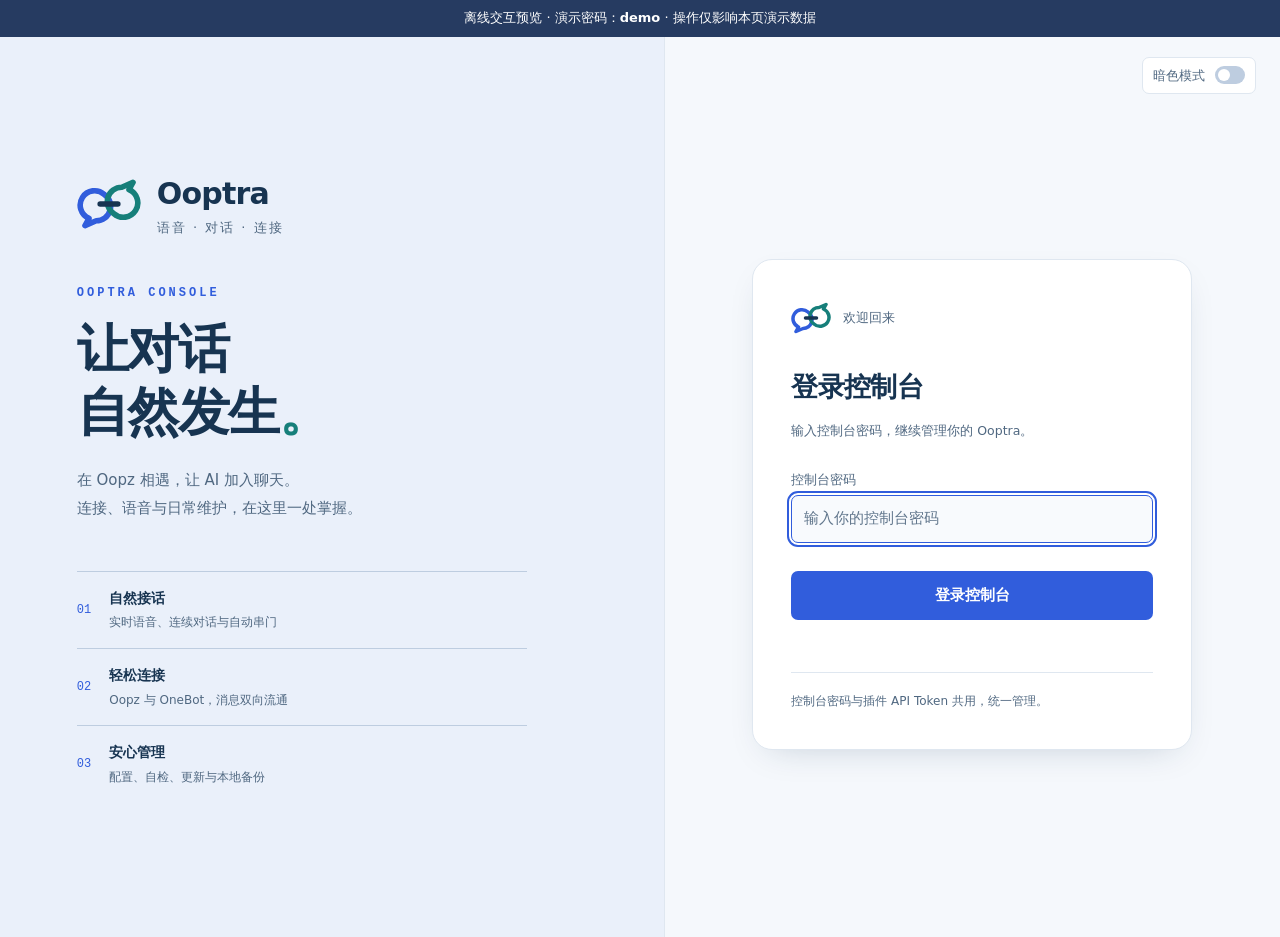
<file: webui_preview.html>
<!-- Generated by python scripts/build_webui_preview.py; edit source assets instead. -->
<!DOCTYPE html>
<html lang="zh-CN">
<head>
<meta charset="utf-8" />
<meta name="viewport" content="width=device-width, initial-scale=1" />
<meta name="color-scheme" content="light" />
<meta name="theme-color" content="#F5F8FC" />
<title>离线预览 · Ooptra · Oopz ⇄ OneBot v11 桥接控制台</title>
<script>
/* 在样式加载前恢复主题，避免已选暗色时先闪出亮色页面。 */
'use strict';

(() => {
  const key = 'ooptra.preview.theme';
  const root = document.documentElement;
  let dark = false;
  try { dark = localStorage.getItem(key) === 'dark'; } catch (_) { /* 存储不可用时仍可切换。 */ }

  function apply() {
    root.dataset.theme = dark ? 'dark' : 'light';
    document.querySelector('meta[name="color-scheme"]').content = dark ? 'dark' : 'light';
    document.querySelector('meta[name="theme-color"]').content = dark ? '#0F1824' : '#F5F8FC';
    document.querySelectorAll('[data-theme-toggle]').forEach((button) => {
      button.setAttribute('aria-checked', String(dark));
      button.title = dark ? '切换到亮色模式' : '切换到暗色模式';
    });
  }

  apply();
  document.addEventListener('DOMContentLoaded', () => {
    apply();
    document.querySelectorAll('[data-theme-toggle]').forEach((button) => {
      button.addEventListener('click', () => {
        dark = !dark;
        apply();
        try { localStorage.setItem(key, dark ? 'dark' : 'light'); } catch (_) { /* 保持当前页选择。 */ }
      });
    });
  });
})();

</script>
<style>
/* Ooptra 语音桥接工作台：冷白、钴蓝与双对话环。 */
:root {
  color-scheme: light;
  --bg: #F5F8FC;
  --bg-2: #E7EEF7;
  --panel: #FFFFFF;
  --panel-2: #F8FAFD;
  --panel-3: #EDF2F9;
  --line: #DFE7F0;
  --line-2: #BECDE0;
  --text: #173451;
  --muted: #506881;
  --dim: #61768C;
  --accent: #315DDC;
  --accent-2: #167F7A;
  --ok: #167F7A;
  --warn: #B66B17;
  --err: #B7384F;
  --accent-hover: #254DC3;
  --on-accent: #FFFFFF;
  --accent-soft: #EDF2FF;
  --accent-line: #A1B5ED;
  --ok-text: #11645F;
  --ok-soft: #E5F3EF;
  --warn-text: #925413;
  --warn-soft: #FFF5E7;
  --warn-line: #E6C392;
  --err-soft: #FBEDEF;
  --verdict-bg: #EFF7F8;
  --verdict-line: #CDE4E4;
  --login-art-bg: #EAF0FA;
  --runtime-bg: #EAF2FA;
  --runtime-line: #D3E2F0;
  --enabled-bg: #EEF7F5;
  --inherited-bg: #F0F4F8;
  --log-bg: #173451;
  --r-xl: 20px;
  --r-lg: 12px;
  --r-md: 7px;
  --r-sm: 5px;
  --sans: "Segoe UI", "Microsoft YaHei UI", "PingFang SC", system-ui, sans-serif;
  --mono: ui-monospace, SFMono-Regular, Consolas, "Cascadia Mono", "Courier New", monospace;
  --shadow: 0 12px 36px -18px rgba(23, 52, 81, .25);
}

:root[data-theme="dark"] {
  color-scheme: dark;
  --bg: #0F1824;
  --bg-2: #162538;
  --panel: #172537;
  --panel-2: #1B2C40;
  --panel-3: #22364D;
  --line: #2C4058;
  --line-2: #49617B;
  --text: #E2EDF7;
  --muted: #B0C2D4;
  --dim: #94AAC0;
  --accent: #9AB8FF;
  --accent-2: #69D4C7;
  --ok: #69D4C7;
  --warn: #F0BF76;
  --err: #FF9CAB;
  --accent-hover: #ACC5FF;
  --on-accent: #14233C;
  --accent-soft: #233857;
  --accent-line: #556F9B;
  --ok-text: #69D4C7;
  --ok-soft: #1A3838;
  --warn-text: #F0BF76;
  --warn-soft: #3B3023;
  --warn-line: #806444;
  --err-soft: #402735;
  --verdict-bg: #193238;
  --verdict-line: #315254;
  --login-art-bg: #142236;
  --runtime-bg: #1B3047;
  --runtime-line: #304F6C;
  --enabled-bg: #1A3838;
  --inherited-bg: #223145;
  --log-bg: #101C2B;
  --shadow: 0 12px 36px -18px rgba(0, 0, 0, .55);
}

* { box-sizing: border-box; }
[hidden] { display: none !important; }

html, body { height: 100%; }

body {
  margin: 0;
  font-family: var(--sans);
  font-size: 14px;
  line-height: 1.55;
  color: var(--text);
  background: var(--bg);
  -webkit-font-smoothing: antialiased;
}

h1, h2, h3 { margin: 0; font-weight: 650; letter-spacing: .2px; }
h1 { font-size: 22px; }
h2 { font-size: 19px; }
h3 { font-size: 14px; }
p { margin: 0; }
ul { margin: 0; padding: 0; list-style: none; }
code { font-family: var(--mono); font-size: 12px; color: var(--accent); }
a { color: var(--accent-2); text-decoration: none; }
a:hover { text-decoration: underline; }
hr { border: 0; border-top: 1px solid var(--line); margin: 14px 0; }

.hint { color: var(--muted); font-size: 12.5px; }
.mono { font-family: var(--mono); }
.spacer { flex: 1 1 auto; }
.muted { color: var(--muted); }

/* ── 通用控件 ── */
.btn {
  display: inline-flex; align-items: center; justify-content: center; gap: 6px;
  padding: 9px 15px; border-radius: var(--r-md); border: 1px solid transparent;
  font: inherit; font-weight: 600; color: var(--text); cursor: pointer;
  background: rgba(148, 163, 184, .12);
  transition: transform .12s ease, background .16s ease, border-color .16s ease, opacity .16s ease;
}
.btn:hover { background: rgba(148, 163, 184, .2); }
.btn:active { transform: translateY(1px); }
.btn:disabled { opacity: .5; cursor: not-allowed; transform: none; }
.btn.primary {
  color: #04211d;
  background: linear-gradient(120deg, var(--accent), var(--accent-2));
  border-color: transparent;
}
.btn.primary:hover { filter: brightness(1.07); }
.btn.ghost { background: transparent; border-color: var(--line-2); }
.btn.ghost:hover { background: rgba(148, 163, 184, .1); }
.btn.subtle { background: transparent; color: var(--muted); }
.btn.subtle:hover { background: rgba(148, 163, 184, .1); color: var(--text); }
.btn.warn { background: rgba(251, 191, 36, .14); border-color: rgba(251, 191, 36, .4); color: #fde68a; }
.btn.warn:hover { background: rgba(251, 191, 36, .22); }
.btn.lg { padding: 12px 18px; font-size: 15px; }
.btn.sm { padding: 6px 11px; font-size: 12.5px; }
.btn.block { width: 100%; }

.control {
  padding: 8px 11px; border-radius: var(--r-md); font: inherit; color: var(--text);
  background: var(--panel-2); border: 1px solid var(--line); outline: none;
  transition: border-color .16s ease, box-shadow .16s ease;
}
.control:hover { border-color: var(--line-2); }
.control:focus-visible, .btn:focus-visible, input:focus-visible {
  border-color: rgba(94, 234, 212, .6);
  box-shadow: 0 0 0 3px rgba(94, 234, 212, .16);
}
.control.sm { padding: 7px 9px; font-size: 12.5px; }
.control.grow { flex: 1 1 220px; min-width: 140px; }
select.control { cursor: pointer; }
input::placeholder, textarea::placeholder { color: var(--dim); opacity: 1; }

.field { display: block; margin-bottom: 12px; }
.field > span { display: block; margin-bottom: 5px; font-size: 12.5px; color: var(--muted); }
.field input, .field select {
  width: 100%; padding: 10px 12px; border-radius: var(--r-md); font: inherit;
  color: var(--text); background: var(--panel-2); border: 1px solid var(--line); outline: none;
}
.field input:hover { border-color: var(--line-2); }
.field input[readonly] { color: var(--muted); background: rgba(148, 163, 184, .06); cursor: default; }

.switch { display: inline-flex; align-items: center; gap: 7px; color: var(--muted); font-size: 12.5px; cursor: pointer; user-select: none; }
.switch input { width: 16px; height: 16px; accent-color: var(--accent); cursor: pointer; }

::-webkit-scrollbar { width: 10px; height: 10px; }
::-webkit-scrollbar-thumb { background: rgba(148, 163, 184, .22); border-radius: 8px; border: 2px solid transparent; background-clip: content-box; }
::-webkit-scrollbar-thumb:hover { background: rgba(148, 163, 184, .36); background-clip: content-box; }
::-webkit-scrollbar-track { background: transparent; }
/* ── 登录屏 ── */
.screen-login { display: grid; grid-template-columns: 1.05fr .95fr; min-height: 100vh; }
.login-art {
  padding: 56px 52px; display: flex; flex-direction: column; justify-content: center; gap: 26px;
  border-right: 1px solid var(--line);
}
.art-head { display: flex; align-items: center; gap: 14px; }
.art-head h1 { font-size: 27px; }
.art-head h1 em { font-style: normal; background: linear-gradient(120deg, var(--accent), var(--accent-2)); -webkit-background-clip: text; background-clip: text; color: transparent; }
.art-head p { color: var(--muted); font-size: 13px; letter-spacing: .6px; }
.mark {
  display: grid; place-items: center; width: 46px; height: 46px; border-radius: 14px; flex: none;
  font-size: 22px; color: #04211d; background: linear-gradient(140deg, var(--accent), var(--accent-2));
  box-shadow: 0 12px 30px -12px rgba(94, 234, 212, .7);
}
.mark.sm { width: 30px; height: 30px; font-size: 15px; border-radius: 9px; }
.art-flow { width: 100%; max-width: 420px; }
.art-flow .node { fill: rgba(148, 163, 184, .1); stroke: rgba(148, 163, 184, .3); }
.art-flow .node-t { fill: var(--muted); font: 600 13px var(--mono); text-anchor: middle; }
.art-flow .flow-line { stroke-dasharray: 8 10; animation: flow 2.4s linear infinite; }
.art-flow .flow-line.alt { animation-direction: reverse; }
@keyframes flow { to { stroke-dashoffset: -36; } }
.art-points { display: grid; gap: 8px; color: var(--muted); font-size: 13px; }
.art-points li { display: flex; gap: 8px; }
.art-points b { color: var(--text); font-weight: 600; flex: none; }

.login-side { display: grid; place-items: center; padding: 40px 32px; }
.login-card {
  width: 100%; max-width: 380px; padding: 30px; border-radius: var(--r-xl); border: 1px solid var(--line);
  background: linear-gradient(180deg, rgba(255, 255, 255, .03), transparent 40%), var(--panel);
  box-shadow: var(--shadow);
}
.login-card h2 { margin-bottom: 6px; }
.login-card .hint { margin-bottom: 18px; }
.login-alt { display: grid; gap: 8px; margin-top: 10px; }
.login-msg { margin-top: 12px; min-height: 18px; font-size: 12.5px; color: var(--muted); }
.login-msg.err { color: var(--err); }
.login-msg.ok { color: var(--ok); }

/* ── 面板骨架 ── */
.screen-app { display: grid; grid-template-columns: 226px minmax(0, 1fr); min-height: 100vh; }
.rail {
  display: flex; flex-direction: column; gap: 18px; padding: 22px 16px;
  border-right: 1px solid var(--line); background: rgba(9, 14, 26, .72); backdrop-filter: blur(6px);
  position: sticky; top: 0; height: 100vh;
}
.rail-brand { display: flex; align-items: center; gap: 10px; padding: 0 6px; }
.rail-brand b { display: block; font-size: 13.5px; }
.rail-brand i { font-style: normal; font-size: 11.5px; color: var(--dim); letter-spacing: .4px; }
.rail-nav, .rail-foot { display: grid; gap: 4px; }
.rail-foot { margin-top: auto; }
.nav-item {
  display: flex; align-items: center; gap: 10px; width: 100%; padding: 10px 12px;
  border: 0; border-radius: var(--r-md); background: transparent; color: var(--muted);
  font: inherit; font-weight: 600; text-align: left; cursor: pointer; transition: background .16s ease, color .16s ease;
}
.nav-item svg { width: 17px; height: 17px; fill: currentColor; flex: none; opacity: .9; }
.nav-item:hover { background: rgba(148, 163, 184, .1); color: var(--text); }
.nav-item.is-active { color: var(--text); background: linear-gradient(100deg, rgba(94, 234, 212, .16), rgba(56, 189, 248, .1)); box-shadow: inset 0 0 0 1px rgba(94, 234, 212, .18); }
.nav-item.small { font-weight: 500; font-size: 12.5px; padding: 8px 12px; }
.rail-meta { padding: 8px 12px 0; font-size: 11.5px; color: var(--dim); line-height: 1.5; }

.workspace { padding: 24px 28px 40px; min-width: 0; }
.page-head { display: flex; align-items: flex-end; gap: 16px; margin-bottom: 18px; flex-wrap: wrap; }
.page-head .hint { margin-top: 3px; }
.page-tools { display: flex; align-items: center; gap: 8px; margin-left: auto; flex-wrap: wrap; }
.page { display: none; }
.page.is-active { display: block; animation: rise .22s ease; }
@keyframes rise { from { opacity: 0; transform: translateY(6px); } }
/* ── 结论条 ── */
.verdict {
  display: flex; align-items: center; gap: 16px; padding: 16px 18px 16px 22px; margin-bottom: 16px;
  border-radius: var(--r-lg); border: 1px solid var(--line); background: var(--panel); position: relative; overflow: hidden;
}
.verdict-rail { position: absolute; inset: 0 auto 0 0; width: 5px; background: var(--dim); }
.verdict[data-tone="ok"] .verdict-rail { background: linear-gradient(180deg, var(--ok), #0ea5e9); }
.verdict[data-tone="warn"] .verdict-rail { background: linear-gradient(180deg, var(--warn), #f97316); }
.verdict[data-tone="err"] .verdict-rail { background: linear-gradient(180deg, var(--err), #e11d48); }
.verdict-text { min-width: 0; }
.verdict-text b { font-size: 16px; }
.verdict-text p { color: var(--muted); font-size: 12.5px; margin-top: 2px; }
.verdict .btn { margin-left: auto; flex: none; }

/* ── 指标块 ── */
.tiles { display: grid; grid-template-columns: repeat(auto-fit, minmax(210px, 1fr)); gap: 12px; margin-bottom: 16px; }
.tile {
  padding: 14px 16px; border-radius: var(--r-lg); border: 1px solid var(--line); background: var(--panel);
  position: relative; overflow: hidden;
}
.tile::after { content: ""; position: absolute; inset: 0 0 auto; height: 1px; background: linear-gradient(90deg, transparent, rgba(255, 255, 255, .12), transparent); }
.tile header { display: flex; align-items: center; gap: 8px; color: var(--muted); font-size: 12px; letter-spacing: .3px; }
.tile-value { display: block; margin-top: 8px; font-size: 20px; font-variant-numeric: tabular-nums; }
.tile-sub { margin-top: 3px; color: var(--dim); font-size: 12px; font-family: var(--mono); word-break: break-all; }

.dot { width: 8px; height: 8px; border-radius: 50%; background: var(--dim); flex: none; }
.dot.ok { background: var(--ok); box-shadow: 0 0 0 4px rgba(52, 211, 153, .16); }
.dot.warn { background: var(--warn); box-shadow: 0 0 0 4px rgba(251, 191, 36, .16); }
.dot.err { background: var(--err); box-shadow: 0 0 0 4px rgba(251, 113, 133, .16); }

/* ── 卡片 / 分栏 ── */
.split { display: grid; grid-template-columns: repeat(auto-fit, minmax(320px, 1fr)); gap: 12px; }
.card { padding: 16px; border-radius: var(--r-lg); border: 1px solid var(--line); background: var(--panel); min-width: 0; }
.card-head { display: flex; align-items: center; gap: 10px; margin-bottom: 12px; }
.card-head h3 { flex: none; }
.chip { padding: 2px 9px; border-radius: 999px; font-size: 11.5px; font-family: var(--mono); color: var(--muted); background: rgba(148, 163, 184, .12); }
.chip.ok { color: #a7f3d0; background: rgba(52, 211, 153, .16); }
.chip.warn { color: #fde68a; background: rgba(251, 191, 36, .16); }
.chip.err { color: #fecdd3; background: rgba(251, 113, 133, .16); }

/* ── 事件流 ── */
.feed { display: grid; gap: 2px; max-height: 340px; overflow: auto; }
.feed-item { display: flex; align-items: flex-start; gap: 10px; padding: 8px 6px; border-radius: var(--r-sm); }
.feed-item:hover { background: rgba(148, 163, 184, .06); }
.feed-item + .feed-item { border-top: 1px solid var(--line); }
.kind-dot { width: 7px; height: 7px; border-radius: 50%; margin-top: 7px; flex: none; background: var(--dim); }
.kind-dot.k-message { background: var(--accent); }
.kind-dot.k-meta { background: #64748b; }
.kind-dot.k-notice { background: var(--warn); }
.kind-dot.k-action { background: var(--accent-2); }
.feed-main { min-width: 0; flex: 1 1 auto; }
.feed-top { display: flex; align-items: baseline; gap: 8px; flex-wrap: wrap; }
.feed-top b { font-family: var(--mono); font-size: 12.5px; font-weight: 600; }
.feed-top .meta { color: var(--dim); font-size: 11.5px; font-family: var(--mono); }
.feed-text { color: var(--muted); font-size: 12.5px; overflow: hidden; text-overflow: ellipsis; white-space: nowrap; }
.feed-item time { color: var(--dim); font-size: 11.5px; font-family: var(--mono); flex: none; }
.empty { padding: 18px 6px; color: var(--dim); font-size: 12.5px; }

/* ── 日志 ── */
.toolbar { display: flex; align-items: center; gap: 8px; flex-wrap: wrap; margin-bottom: 12px; }
.logwrap { position: relative; }
.logview {
  height: calc(100vh - 190px); min-height: 300px; overflow: auto; padding: 12px 14px;
  border-radius: var(--r-lg); border: 1px solid var(--line); background: #060a14;
  font-family: var(--mono); font-size: 12.5px; line-height: 1.65;
}
.logview.wrap .ln { white-space: pre-wrap; word-break: break-all; }
.ln { display: grid; grid-template-columns: 66px 62px minmax(0, 1fr); gap: 10px; white-space: pre; }
.ln.is-plain { grid-template-columns: minmax(0, 1fr); }
.ln.is-plain .ln-time, .ln.is-plain .ln-level { display: none; }
.ln-time { color: #475569; }
.ln-level { color: var(--dim); font-weight: 600; }
.ln-body { color: #cbd5e1; }
.ln.lv-err .ln-level, .ln.lv-err .ln-body { color: var(--err); }
.ln.lv-warn .ln-level { color: var(--warn); }
.ln.lv-warn .ln-body { color: #f8d99a; }
.ln.lv-debug { opacity: .62; }
mark.hit { background: rgba(94, 234, 212, .24); color: #d7fff7; border-radius: 3px; padding: 0 1px; }
.jump {
  position: absolute; right: 18px; bottom: 18px; padding: 8px 14px; border-radius: 999px; cursor: pointer;
  border: 1px solid rgba(94, 234, 212, .35); background: rgba(10, 20, 30, .92); color: var(--accent);
  font: 600 12.5px var(--sans); box-shadow: var(--shadow);
}
/* ── 配置 ── */
.note {
  padding: 11px 14px; margin-bottom: 14px; border-radius: var(--r-md); font-size: 12.5px; color: var(--muted);
  border: 1px solid var(--line); background: rgba(148, 163, 184, .06);
}
.note #config-status { display: block; color: var(--dim); font-family: var(--mono); margin-top: 6px; }
.config-groups { display: grid; gap: 12px; }
.cfg-group { border-radius: var(--r-lg); border: 1px solid var(--line); background: var(--panel); overflow: hidden; }
.cfg-group > header { display: flex; align-items: center; gap: 10px; padding: 13px 16px; border-bottom: 1px solid var(--line); background: rgba(148, 163, 184, .05); }
.cfg-group > header .chip { margin-left: auto; }
.cfg-group > header { flex-wrap: wrap; }
.cfg-group > header h3 { flex: 1 1 150px; }
.cfg-group > header .chip { overflow-wrap: anywhere; }
.cfg-state { white-space: nowrap; }
.cfg-field, .feed-top b, .feed-top .meta, .visit-metrics dd { min-width: 0; overflow-wrap: anywhere; }
.note #config-status, .cfg-field .hint { overflow-wrap: anywhere; }
.cfg-body { display: grid; grid-template-columns: repeat(auto-fit, minmax(260px, 1fr)); gap: 12px 18px; padding: 16px; }
.cfg-field > label > span { display: block; margin-bottom: 5px; font-size: 12.5px; color: var(--muted); }
.cfg-field input[type="text"], .cfg-field input[type="number"], .cfg-field input[type="password"] {
  width: 100%; padding: 9px 11px; border-radius: var(--r-md); font: inherit;
  color: var(--text); background: var(--panel-2); border: 1px solid var(--line); outline: none;
}
.cfg-field select.cfg-select {
  width: 100%; padding: 9px 11px; border-radius: var(--r-md); font: inherit;
  color: var(--text); background: var(--panel-2); border: 1px solid var(--line); outline: none;
  cursor: pointer;
}
.cfg-field select.cfg-select:hover { border-color: var(--line-2); }
.cfg-field input.cfg-custom {
  margin-top: 8px;
}
.cfg-field input:hover { border-color: var(--line-2); }
.cfg-field input:disabled { color: var(--muted); background: rgba(148, 163, 184, .06); }
.cfg-field.is-dirty input, .cfg-field.is-dirty select.cfg-select {
  border-color: rgba(94, 234, 212, .55); box-shadow: 0 0 0 3px rgba(94, 234, 212, .1);
}
.cfg-field .hint { margin-top: 4px; font-size: 11.5px; color: var(--dim); }
.cfg-toggle { display: flex; align-items: center; gap: 8px; padding-top: 20px; }
.cfg-toggle input { width: 16px; height: 16px; accent-color: var(--accent); cursor: pointer; }
.cfg-desc { padding: 12px 16px 0; color: var(--muted); font-size: 12.5px; line-height: 1.6; }
.cfg-state { display: inline-flex; align-items: center; gap: 7px; font-size: 12px; color: var(--muted); }
.rail-ver { font-family: var(--mono); font-size: 11px; color: var(--dim); padding-left: 2px; }
.cfg-state.ok { color: #a7f3d0; }
.cfg-state.err { color: #fecdd3; }
.cfg-group > .cfg-body { padding-top: 12px; }
.cfg-extra { margin-top: 16px; border-top: 1px dashed var(--line); }
.cfg-sec > h4 { margin: 0; padding: 14px 16px 0; font-size: 12px; font-weight: 600; color: var(--dim); letter-spacing: .6px; }
.cfg-sec > .cfg-body { padding-top: 10px; }
.btn.toggle-on { color: var(--accent); border-color: rgba(94, 234, 212, .5); background: rgba(94, 234, 212, .1); }
.note .note-alt { display: block; margin-top: 5px; color: var(--dim); }
.savebar {
  position: sticky; bottom: 16px; margin-top: 16px; display: flex; align-items: center; gap: 10px;
  padding: 12px 16px; border-radius: var(--r-lg); border: 1px solid rgba(94, 234, 212, .3);
  background: rgba(10, 22, 30, .94); backdrop-filter: blur(8px); box-shadow: var(--shadow);
}
.savebar #savebar-text { font-weight: 600; color: var(--accent); }

/* ── 凭据列表 ── */
.kv-list { display: grid; gap: 2px; }
.kv-list .kv { display: flex; align-items: center; gap: 12px; padding: 8px 0; border-top: 1px solid var(--line); }
.kv-list .kv:first-child { border-top: 0; }
.kv-list dt { flex: none; width: 96px; color: var(--muted); font-size: 12.5px; }
.kv-list dd { margin: 0; flex: 1 1 auto; min-width: 0; font-family: var(--mono); font-size: 12.5px; overflow: hidden; text-overflow: ellipsis; }
.kv-list dd.good { color: #a7f3d0; }
.kv-list dd.bad { color: #fecdd3; }
.kv-list .copy { flex: none; }

/* ── 轻提示 ── */
.toasts { position: fixed; bottom: var(--toast-offset, 18px); right: 18px; display: grid; gap: 10px; z-index: 60; max-width: 340px; max-height: calc(100dvh - var(--toast-offset, 18px) - 18px); overflow-y: auto; pointer-events: none; }
.toast {
  position: relative; padding: 11px 40px 11px 14px; border-radius: var(--r-md); border: 1px solid var(--line-2); background: rgba(15, 22, 38, .96); pointer-events: auto; overflow-wrap: anywhere;
  box-shadow: var(--shadow); animation: drop .2s ease; font-size: 12.5px; color: var(--muted);
}
.toast b { display: block; color: var(--text); font-size: 13px; margin-bottom: 2px; }
.toast.ok { border-color: rgba(52, 211, 153, .4); }
.toast.warn { border-color: var(--warn-line); }
.toast.warn b { color: var(--warn-text); }
.toast.err { border-color: rgba(251, 113, 133, .42); }
.toast.err b { color: #fecdd3; }
.toast-close { position: absolute; top: 4px; right: 4px; width: 32px; height: 32px; border: 0; border-radius: var(--r-sm); color: var(--muted); background: transparent; font: 22px/1 var(--sans); cursor: pointer; }
.toast-close:hover { background: var(--panel-3); color: var(--text); }
@keyframes drop { from { opacity: 0; transform: translateY(-8px); } }

/* ── 对话框 ── */
.backdrop { position: fixed; inset: 0; display: grid; place-items: center; background: rgba(3, 7, 18, .68); z-index: 70; animation: fade .16s ease; }
@keyframes fade { from { opacity: 0; } }
.dialog { width: min(400px, 92vw); max-height: calc(100dvh - 32px); overflow: auto; padding: 22px; border-radius: var(--r-lg); border: 1px solid var(--line-2); background: var(--panel); box-shadow: var(--shadow); overflow-wrap: anywhere; }
.dialog p { margin: 8px 0 18px; color: var(--muted); font-size: 13px; }
.dialog-actions { display: flex; justify-content: flex-end; gap: 8px; }

/* ── 自适应 ── */
@media (max-width: 980px) {
  .screen-login { grid-template-columns: 1fr; }
  .login-art { border-right: 0; border-bottom: 1px solid var(--line); padding: 34px 26px; }
  .art-flow { max-width: 320px; }
  .screen-app { grid-template-columns: 1fr; }
  .rail { position: static; height: auto; flex-direction: row; align-items: center; gap: 10px; overflow-x: auto; padding: 12px 14px; border-right: 0; border-bottom: 1px solid var(--line); }
  .rail-brand i { display: none; }
  .rail-nav, .rail-foot { display: flex; gap: 4px; margin: 0; }
  .rail-foot { margin-left: auto; }
  .rail-meta { display: none; }
  .nav-item { white-space: nowrap; padding: 8px 10px; }
  .workspace { padding: 18px 14px 32px; }
  .logview { height: calc(100vh - 260px); }
}
@media (prefers-reduced-motion: reduce) {
  *, *::after { animation: none !important; transition: none !important; }
}
.hint.err { color: var(--err); }
.login-msg.ok { color: var(--ok); }
.notice { color: #fde68a; }


/* ── 修补：按钮 / 卡片头 / 分段控件 ── */
.btn, .seg-btn { white-space: nowrap; }
.card-head > :last-child { margin-left: auto; }
.seg { display: inline-flex; padding: 2px; border-radius: 999px; background: rgba(148, 163, 184, .12); }
.seg-btn { border: 0; background: transparent; color: var(--muted); font: 600 11.5px var(--sans); padding: 4px 10px; border-radius: 999px; cursor: pointer; }
.seg-btn.is-active { background: rgba(94, 234, 212, .18); color: var(--accent); }

/* ── 修补：登录页流程图 ── */
.art-flow .box { fill: rgba(148, 163, 184, .09); stroke: rgba(148, 163, 184, .28); }
.art-flow .box-t { fill: var(--text); font: 600 14px var(--mono); text-anchor: middle; }
.art-flow .flow-line { stroke: url(#flow); stroke-width: 2; stroke-linecap: round; stroke-dasharray: 7 9; animation: flow 2.4s linear infinite; }
.art-flow .flow-line.alt { animation-direction: reverse; }
.art-flow .arrow { stroke: url(#flow); stroke-width: 2; stroke-linecap: round; stroke-linejoin: round; fill: none; }
.art-flow .lbl { fill: var(--muted); font: 500 12px var(--sans); text-anchor: middle; }

/* ── 修补：配置页布局 ── */
.cfg-body { grid-template-columns: repeat(auto-fill, minmax(300px, 1fr)); gap: 14px 18px; align-items: start; }
.cfg-field input[type="text"], .cfg-field input[type="number"], .cfg-field input[type="password"] { height: 38px; }
.cfg-field select.cfg-select { height: 38px; }
.cfg-field input.cfg-custom { height: 38px; }
.cfg-switch {
  display: flex; align-items: center; gap: 10px; min-height: 38px; padding: 0 12px;
  border-radius: var(--r-md); border: 1px solid var(--line); background: var(--panel-2);
}
.cfg-switch input { width: 16px; height: 16px; accent-color: var(--accent); cursor: pointer; flex: none; }
.cfg-switch span { font-size: 13px; }
.cfg-field.is-dirty .cfg-switch { border-color: rgba(94, 234, 212, .55); box-shadow: 0 0 0 3px rgba(94, 234, 212, .1); }
/* ── 品牌字 ── */
.art-head h1 {
  background: linear-gradient(120deg, #eaf6ff 10%, var(--accent) 60%, var(--accent-2));
  -webkit-background-clip: text; background-clip: text; color: transparent;
}


/* ─── 侧栏二级导航 ─── */
.rail-nav { display: flex; flex-direction: column; gap: 14px; padding: 8px 10px; overflow: auto; }
.nav-group { display: flex; flex-direction: column; gap: 3px; }
.nav-group-label {
  padding: 4px 12px 6px;
  font-size: 11px;
  letter-spacing: .12em;
  text-transform: uppercase;
  color: var(--dim);
  user-select: none;
}
.nav-item.sub {
  padding-left: 28px;
  font-weight: 500;
  opacity: .92;
}
.nav-item.sub svg { width: 15px; height: 15px; opacity: .8; }
.nav-item.is-active {
  background: linear-gradient(90deg, rgba(94, 234, 212, .16), rgba(56, 189, 248, .08));
  color: var(--accent);
  box-shadow: inset 2px 0 0 var(--accent);
}

/* ─── 语音页 ─── */
.subtabs {
  display: flex;
  gap: 6px;
  padding: 4px;
  margin-bottom: 16px;
  background: rgba(15, 22, 38, .7);
  border: 1px solid var(--line);
  border-radius: var(--r-lg);
  width: fit-content;
}
.subtab {
  border: 0;
  background: transparent;
  color: var(--muted);
  font: inherit;
  font-weight: 600;
  padding: 8px 16px;
  border-radius: var(--r-md);
  cursor: pointer;
  transition: background .15s ease, color .15s ease;
}
.subtab:hover { color: var(--text); background: rgba(148, 163, 184, .1); }
.subtab.is-active {
  color: #04211d;
  background: linear-gradient(120deg, var(--accent), var(--accent-2));
}
.vpane { display: none; }
.vpane.is-active { display: block; animation: fadeIn .18s ease; }
@keyframes fadeIn { from { opacity: 0; transform: translateY(4px); } to { opacity: 1; transform: none; } }

.voice-verdict { display: flex; align-items: center; gap: 14px; }
.btn-row { display: inline-flex; gap: 8px; align-items: center; flex-wrap: wrap; }
.speak-row { display: flex; gap: 8px; margin: 10px 0; }
.ta {
  width: 100%;
  min-height: 160px;
  resize: vertical;
  font-family: var(--sans);
  line-height: 1.6;
  margin-top: 8px;
}
.table-wrap { overflow: auto; }
.table { width: 100%; border-collapse: collapse; font-size: 13px; }
.table th, .table td {
  padding: 10px 12px;
  text-align: left;
  border-bottom: 1px solid var(--line);
}
.table th { color: var(--muted); font-weight: 600; font-size: 12px; }
.table tr:hover td { background: rgba(148, 163, 184, .05); }
.badge {
  display: inline-flex;
  align-items: center;
  padding: 2px 8px;
  border-radius: 999px;
  font-size: 11.5px;
  font-weight: 600;
}
.badge.ok { background: rgba(52, 211, 153, .15); color: var(--ok); }
.badge.warn { background: rgba(251, 191, 36, .15); color: var(--warn); }
.badge.err { background: rgba(251, 113, 133, .15); color: var(--err); }


/* 进房：域标签 + 频道卡片 */
.chip-tabs {
  display: flex;
  flex-wrap: wrap;
  gap: 8px;
  margin: 4px 0 14px;
}
.chip-tab {
  max-width: 100%;
  overflow-wrap: anywhere;
  border: 1px solid var(--line);
  background: rgba(148, 163, 184, .08);
  color: var(--muted);
  font: inherit;
  font-weight: 600;
  font-size: 12.5px;
  padding: 7px 14px;
  border-radius: 999px;
  cursor: pointer;
  transition: background .15s ease, color .15s ease, border-color .15s ease;
}
.chip-tab:hover { color: var(--text); border-color: var(--line-2); }
.chip-tab.is-active {
  color: #04211d;
  background: linear-gradient(120deg, var(--accent), var(--accent-2));
  border-color: transparent;
}
.chip-tab.is-default:not(.is-active)::after {
  content: "默认";
  margin-left: 6px;
  padding: 1px 6px;
  border-radius: 999px;
  font-size: 10px;
  font-weight: 650;
  color: var(--accent);
  border: 1px solid rgba(94, 234, 212, .4);
  background: rgba(94, 234, 212, .12);
}
.channel-panel {
  background: rgba(10, 16, 32, .45);
  border: 1px solid var(--line);
  border-radius: var(--r-lg);
  padding: 12px;
}
.channel-head {
  display: flex;
  align-items: baseline;
  justify-content: space-between;
  gap: 10px;
  margin-bottom: 10px;
}
.channel-head b { font-size: 13px; }
.channel-grid {
  display: grid;
  grid-template-columns: repeat(auto-fill, minmax(160px, 1fr));
  gap: 8px;
}
.channel-card {
  min-width: 0;
  display: flex;
  flex-direction: column;
  align-items: flex-start;
  gap: 4px;
  padding: 12px 14px;
  border-radius: var(--r-md);
  border: 1px solid var(--line);
  background: var(--panel-2);
  color: var(--text);
  font: inherit;
  text-align: left;
  cursor: pointer;
  transition: border-color .15s ease, transform .12s ease, background .15s ease;
}
.channel-card:hover {
  border-color: rgba(94, 234, 212, .45);
  transform: translateY(-1px);
}
.channel-card.is-active {
  border-color: var(--accent);
  background: linear-gradient(145deg, rgba(94, 234, 212, .16), rgba(56, 189, 248, .08));
  box-shadow: 0 0 0 1px rgba(94, 234, 212, .25);
}
.channel-card.is-default:not(.is-active) {
  border-color: rgba(94, 234, 212, .35);
}
.channel-card.is-default:not(.is-active)::after {
  content: "默认";
  margin-left: 6px;
  padding: 1px 6px;
  border-radius: 999px;
  font-size: 10px;
  font-weight: 650;
  color: var(--accent);
  border: 1px solid rgba(94, 234, 212, .4);
  background: rgba(94, 234, 212, .12);
  align-self: flex-start;
}
.ch-name { max-width: 100%; overflow-wrap: anywhere; font-weight: 650; font-size: 13px; }
.ch-sub { color: var(--muted); font-size: 11.5px; }
.ch-id {
  font-family: var(--mono, ui-monospace, monospace);
  font-size: 10.5px;
  color: var(--dim);
  word-break: break-all;
}
.bind-bar {
  display: flex;
  flex-wrap: wrap;
  align-items: center;
  justify-content: space-between;
  gap: 10px 14px;
  margin: 0 16px 16px;
  padding: 12px 14px;
  border-radius: var(--r-md);
  border: 1px dashed var(--line-2);
  background: rgba(148, 163, 184, .05);
}
.bind-text { display: grid; gap: 4px; min-width: 220px; flex: 1 1 260px; }
.bind-cmd {
  font-family: var(--mono, ui-monospace, monospace);
  font-size: 12px;
  color: var(--accent);
  cursor: pointer;
  word-break: break-all;
}
.bind-cmd:hover { text-decoration: underline; }
.bind-bar .btn-row { display: flex; flex-wrap: wrap; gap: 8px; }
.bind-bar .btn:disabled { opacity: .45; cursor: not-allowed; }
.ch-voice-tag {
  margin-left: auto;
  font-size: 10.5px;
  color: var(--accent);
}

/* 工作台层级：侧栏、运行横条、操作与明细。 */
body { color-scheme: inherit; }
h2 { font-size: 26px; letter-spacing: -.6px; }
.workspace { padding: 30px 36px 48px; max-width: 1600px; }
.page-head { margin-bottom: 24px; }
.page-actions { display: flex; align-items: center; justify-content: flex-end; gap: 12px; margin-left: auto; flex-wrap: wrap; }
.page-actions .page-tools { margin-left: 0; }
.theme-toggle {
  display: inline-flex; align-items: center; gap: 10px; flex: none; white-space: nowrap;
  padding: 8px 10px; border: 1px solid var(--line); border-radius: var(--r-md);
  background: var(--panel); color: var(--muted); font: inherit; font-size: 12.5px; cursor: pointer;
}
.theme-toggle:hover { color: var(--text); border-color: var(--line-2); }
.theme-toggle-track { display: block; width: 30px; height: 18px; padding: 3px; border-radius: 12px; background: var(--line-2); }
.theme-toggle-track::before { content: ""; display: block; width: 12px; height: 12px; border-radius: 50%; background: #FFFFFF; }
.theme-toggle[aria-checked="true"] .theme-toggle-track { background: var(--accent); }
.theme-toggle[aria-checked="true"] .theme-toggle-track::before { transform: translateX(12px); background: var(--on-accent); }
.screen-login { position: relative; }
.login-theme-toggle { position: absolute; top: 20px; right: 24px; }
.screen-app { grid-template-columns: 216px minmax(0, 1fr); }
.rail { background: var(--panel); padding: 28px 12px 18px; backdrop-filter: none; gap: 24px; }
.rail-brand { gap: 12px; padding: 0 12px; }
.rail-brand b { font-size: 21px; letter-spacing: -.5px; }
.rail-brand i { font-size: 11px; letter-spacing: 0; }
.brand-symbol { display: block; flex: none; }
.rail-nav { padding: 0 6px; gap: 24px; }
.nav-group-label { letter-spacing: 0; text-transform: none; padding-left: 13px; }
.nav-item.is-active { background: var(--accent-soft); color: var(--accent); box-shadow: inset 3px 0 var(--accent); }
.rail-utilities { margin-top: auto; border-top: 1px solid var(--line); padding-top: 12px; }
.rail-utilities > summary { cursor: pointer; color: var(--muted); font-size: 12px; padding: 6px 12px; }
.rail-foot { margin-top: 6px; }
.rail-meta { padding-left: 12px; }
.rail-ver { padding-left: 12px; }
.btn { transition: background .15s, border-color .15s; }
.btn.primary { background: var(--accent); color: var(--on-accent); }
.btn.primary:hover { background: var(--accent-hover); filter: none; }
.btn.warn { color: var(--warn-text); background: var(--warn-soft); border-color: var(--warn-line); }
.btn.toggle-on { color: var(--accent); border-color: var(--accent-line); background: var(--accent-soft); }
:where(button, a, input, select, textarea, summary):focus-visible { outline: 3px solid #7E9EEA; outline-offset: 3px; }
.control:focus-visible, .btn:focus-visible, input:focus-visible { box-shadow: none; border-color: var(--accent); }
.card { border-radius: 12px; padding: 20px; box-shadow: none; }
.card-head { flex-wrap: wrap; gap: 8px; }
.card-head h3 { font-size: 15px; margin-right: auto; }
.card-head > :last-child { margin-left: 0; }
.tiles { gap: 0; border: 1px solid var(--line); border-radius: 12px; background: var(--panel); overflow: hidden; }
.tile { border: 0; border-radius: 0; background: transparent; padding: 18px 20px; }
.tile + .tile { border-left: 1px solid var(--line); }
.tile::after { display: none; }
.tile header { letter-spacing: 0; }
.tile-value { font-size: 23px; letter-spacing: -.4px; }
.tile-sub { font-family: var(--sans); }
.verdict { background: var(--verdict-bg); border-color: var(--verdict-line); border-radius: 9px; }
.verdict[data-tone="ok"] .verdict-rail { background: var(--ok); }
.verdict[data-tone="warn"] .verdict-rail { background: var(--warn); }
.verdict[data-tone="err"] .verdict-rail { background: var(--err); }
.chip { background: var(--panel-3); font-family: var(--sans); }
.chip.ok, .cfg-state.ok, .kv-list dd.good { color: var(--ok-text); }
.chip.ok { background: var(--ok-soft); }
.chip.warn { color: var(--warn-text); background: var(--warn-soft); }
.chip.err, .cfg-state.err, .kv-list dd.bad, .toast.err b { color: var(--err); }
.chip.err { background: var(--err-soft); }
.dot.ok, .dot.warn, .dot.err { box-shadow: none; }
.subtabs { background: var(--panel-3); border: none; padding: 4px; border-radius: 8px; max-width: 100%; flex-wrap: wrap; }
.subtab { padding: 9px 15px; font-size: 13px; border-radius: 5px; }
.subtab.is-active { color: var(--accent); background: var(--panel); box-shadow: 0 1px 3px #17345112; }
.seg-btn.is-active { background: var(--accent-soft); color: var(--accent); }
.chip-tab.is-active { color: var(--on-accent); background: var(--accent); }
.chip-tab.is-default:not(.is-active)::after, .channel-card.is-default:not(.is-active)::after { border-color: var(--accent-line); background: var(--accent-soft); }
.channel-panel { background: var(--panel-2); border-radius: 8px; }
.channel-card { background: var(--panel); }
.channel-card:hover { border-color: #91A8E7; transform: none; }
.channel-card.is-active { border-color: var(--accent); background: var(--accent-soft); box-shadow: inset 3px 0 var(--accent); }
.channel-card.is-default:not(.is-active) { border-color: var(--accent-line); }
.channel-head { flex-wrap: wrap; }
.bind-bar { margin: 16px 0 0; background: var(--panel-2); }
.bind-text { min-width: 0; }
.speak-row .control { min-width: 0; }
.art-head h1 { color: var(--text); background: none; font-size: 42px; letter-spacing: -1.5px; }
.art-head p { letter-spacing: 0; }
.login-art { background: var(--login-art-bg); padding: 60px; }
.login-card { background: var(--panel); border-radius: 14px; box-shadow: var(--shadow); padding: 32px; }
.art-flow .flow-line { animation: none; stroke: var(--accent); stroke-dasharray: none; }
.art-flow .arrow { stroke: var(--accent); }
.art-flow .box { fill: var(--panel); stroke: var(--line-2); }
.page.is-active, .vpane.is-active { animation: none; }
.cfg-field.is-dirty input, .cfg-field.is-dirty select.cfg-select, .cfg-field.is-dirty .cfg-switch { border-color: #91A8E7; box-shadow: 0 0 0 2px #315DDC0D; }
.savebar { background: var(--panel); border-color: var(--accent-line); backdrop-filter: none; flex-wrap: wrap; }
.cfg-body { grid-template-columns: repeat(auto-fit, minmax(min(100%, 280px), 1fr)); }
.logview { background: var(--log-bg); }
.ln-time { color: #A7B8CA; }
.ln-level { color: #D3DDEC; }
.ln-body { color: #EDF2F8; }
.ln.lv-err .ln-level, .ln.lv-err .ln-body { color: #FFB0BC; }
.ln.lv-warn .ln-level, .ln.lv-warn .ln-body { color: #FFDB9C; }
mark.hit { background: #C1D8FF; color: #173451; }
.jump { background: var(--panel); border-color: var(--accent-line); }
.toast { background: var(--panel); }
.notice { color: var(--warn); }
.toasts { max-width: min(340px, calc(100vw - 32px)); }

/* 串门工作区：状态始终可见，域覆盖与默认值同屏对照。 */
.visit-runtime { padding: 22px 24px; background: var(--runtime-bg); border: 1px solid var(--runtime-line); border-radius: 12px; margin-bottom: 20px; }
.visit-runtime-heading { display: flex; align-items: flex-start; justify-content: space-between; gap: 16px; }
.visit-runtime-heading h3 { font-size: 19px; margin-bottom: 4px; }
.visit-runtime-heading .hint { max-width: 70ch; }
.visit-metrics { display: grid; grid-template-columns: repeat(4, minmax(0, 1fr)); gap: 16px; margin: 20px 0 8px; }
.visit-metrics div { border-left: 1px solid var(--runtime-line); padding-left: 16px; min-width: 0; }
.visit-metrics div:first-child { padding-left: 0; border-left: 0; }
.visit-metrics dt { color: var(--muted); font-size: 12px; margin-bottom: 6px; }
.visit-metrics dd { margin: 0; font-size: 18px; font-weight: 650; font-variant-numeric: tabular-nums; }
.visit-layout { display: grid; grid-template-columns: minmax(0, 1fr) minmax(0, 1fr); gap: 20px; align-items: start; }
.visit-global { border-top: 3px solid var(--accent); }
.visit-area { border-top: 3px solid var(--accent-2); }
.visit-field-grid { display: grid; grid-template-columns: repeat(2, minmax(0, 1fr)); gap: 18px 16px; margin-top: 20px; }
.visit-field { display: block; border: 0; margin: 0; padding: 0; min-width: 0; }
.visit-field > span, .visit-field > legend { font-size: 12.5px; font-weight: 600; padding: 0; margin-bottom: 7px; display: block; }
.visit-field .control { width: 100%; min-width: 0; }
.visit-field textarea { resize: vertical; line-height: 1.65; font-family: var(--sans); }
.visit-field small { display: block; color: var(--muted); font-size: 11.5px; line-height: 1.55; margin-top: 6px; }
.range-input { display: flex; align-items: center; gap: 8px; }
.range-input .control { width: 0; flex: 1; }
.range-input > span { color: var(--dim); font-size: 12px; }
.visit-wide { grid-column: 1 / -1; }
.visit-section-label { font-size: 14px; font-weight: 650; margin: 24px 0 5px; border-top: 1px solid var(--line); padding-top: 20px; }
.visit-save-row { display: flex; align-items: center; gap: 12px; justify-content: space-between; margin-top: 24px; border-top: 1px solid var(--line); padding-top: 16px; }
.visit-enable { display: flex; align-items: flex-start; gap: 10px; background: var(--enabled-bg); border-radius: 8px; padding: 14px; margin: 20px 0 12px; cursor: pointer; }
.visit-enable input { width: 18px; height: 18px; margin: 2px 0 0; accent-color: var(--accent-2); }
.visit-enable b { display: block; font-size: 13px; }
.visit-enable small { display: block; font-size: 11.5px; color: var(--muted); margin-top: 4px; }
.visit-area-status { font-size: 12px; color: var(--muted); padding-bottom: 18px; }
.visit-override { display: flex; align-items: center; gap: 5px; font-size: 11.5px; color: var(--muted); margin-bottom: 8px; cursor: pointer; flex-wrap: wrap; }
.visit-override input { margin: 0; accent-color: var(--accent-2); }
.visit-inherit-state { margin-left: auto; color: var(--accent-2); font-size: 10.5px; }
.is-inherited .control { background: var(--inherited-bg); color: var(--dim); }
.visit-footnote { max-width: 110ch; line-height: 1.8; margin-top: 20px; }
form[inert] { opacity: .65; }
@media (max-width: 1200px) {
  .workspace { padding: 26px 24px 40px; }
  .visit-field-grid { grid-template-columns: 1fr; }
  .visit-wide { grid-column: auto; }
}
@media (max-width: 980px) {
  .screen-app { grid-template-columns: minmax(0, 1fr); }
  .rail { display: grid; grid-template-columns: minmax(0, 1fr) auto; position: static; height: auto; gap: 12px; padding: 16px; overflow: visible; }
  .rail-brand { padding: 0; }
  .rail-nav { grid-column: 1 / -1; grid-row: 2; flex-direction: row; flex-wrap: wrap; padding: 0; gap: 4px; justify-content: flex-start; overflow: visible; }
  .nav-group { flex-direction: row; display: contents; }
  .nav-group-label { display: none; }
  .nav-item { width: auto; padding: 9px 11px; font-size: 12px; gap: 6px; }
  .rail-utilities { position: relative; border: 0; margin: 0; padding: 0; }
  .rail-utilities > summary { padding: 8px; }
  .rail-utilities[open] .rail-foot { position: absolute; right: 0; top: 36px; z-index: 20; display: grid; width: 190px; background: var(--panel); padding: 8px; border: 1px solid var(--line); border-radius: 8px; box-shadow: var(--shadow); }
  .rail-foot .nav-item { width: 100%; }
  .rail-ver { display: block; }
  .visit-layout { gap: 14px; }
  .login-art { padding: 36px; }
}
@media (max-width: 700px) {
  .workspace { padding: 22px 16px 32px; }
  .rail { padding: 14px 12px 10px; }
  .rail-brand b { font-size: 19px; }
  .nav-item { padding: 9px 7px; }
  .nav-item svg { width: 15px; height: 15px; }
  .page-head { gap: 10px; }
  .page-tools { margin-left: 0; }
  .split, .visit-layout { grid-template-columns: minmax(0, 1fr); }
  .tiles { grid-template-columns: repeat(2, minmax(0, 1fr)); }
  .tile { padding: 14px; }
  .tile + .tile { border-left: 0; }
  .tile:nth-child(even) { border-left: 1px solid var(--line); }
  .tile:nth-child(n + 3) { border-top: 1px solid var(--line); }
  .tile-value { font-size: 18px; overflow-wrap: anywhere; }
  .card { padding: 16px; }
  .verdict { flex-wrap: wrap; }
  .visit-runtime { padding: 18px; }
  .visit-runtime-heading { flex-direction: column; }
  .visit-metrics { grid-template-columns: repeat(2, minmax(0, 1fr)); }
  .visit-metrics div { padding-left: 0; border-left: 0; }
  .visit-metrics dd { font-size: 16px; }
  .visit-field-grid { grid-template-columns: repeat(2, minmax(0, 1fr)); gap: 16px 12px; }
  .visit-wide { grid-column: 1 / -1; }
  .visit-save-row { flex-wrap: wrap; }
  .subtabs { width: 100%; gap: 2px; }
  .subtab { padding: 9px 10px; font-size: 12px; }
  .bind-bar .btn-row { gap: 5px; }
  .bind-bar .btn { padding: 6px 8px; font-size: 11.5px; }
  .channel-grid { grid-template-columns: repeat(2, minmax(0, 1fr)); }
  .channel-card { padding: 10px; }
  .logview { height: calc(100vh - 340px); }
  .ln:not(.is-plain) { grid-template-columns: minmax(0, 1fr) auto; gap: 0 8px; }
  .ln .ln-body { grid-column: 1 / -1; }
  .ln + .ln { margin-top: 8px; }
  .toolbar .control { max-width: 100%; min-width: 0; }
  .kv-list dt { width: 70px; }
  .kv-list .kv { gap: 8px; }
  .login-art { padding: 28px 22px; }
  .login-side { padding: 28px 20px; }
  .art-head h1 { font-size: 32px; }
  .art-head p { font-size: 12px; }
  .art-points { font-size: 12px; }
  .login-card { padding: 24px; }
}

/* Tools share the working surface, with status rows instead of nested cards. */
.tool-workspace { display: grid; grid-template-columns: minmax(0, 1fr) minmax(0, 1fr); gap: 24px; align-items: start; }
.tool-workspace > .card { min-width: 0; }
.maintenance-banner { display: flex; justify-content: space-between; align-items: center; gap: 24px; padding: 28px 0; border-top: 3px solid var(--accent); margin-bottom: 24px; }
.maintenance-banner h2 { font-size: 26px; font-weight: 650; margin: 0 0 10px; letter-spacing: -.5px; }
.maintenance-banner p { color: var(--muted); margin: 0; max-width: 46em; line-height: 1.7; }
.maintenance-banner .chip { white-space: nowrap; }
.tool-details { border-top: 1px solid var(--line); margin: 20px 0; padding-top: 14px; }
.tool-details summary { cursor: pointer; color: var(--muted); font-size: 13px; }
.tool-details .field { margin-top: 14px; }
.check-list, .backup-list { list-style: none; padding: 0; margin: 18px 0 0; }
.check-row { display: flex; align-items: start; gap: 12px; border-bottom: 1px solid var(--line); padding: 14px 0; }
.check-row:last-child, .backup-row:last-child { border-bottom: 0; }
.check-mark { flex: 0 0 24px; width: 24px; height: 24px; border-radius: 50%; display: grid; place-items: center; background: var(--panel-3); color: var(--dim); font-weight: 700; }
.check-row[data-state='pass'] .check-mark { background: var(--ok-soft); color: var(--ok-text); }
.check-row[data-state='fail'] .check-mark { background: var(--err-soft); color: var(--err); }
.check-row b, .backup-row b { font-size: 13px; font-weight: 600; }
.check-row p, .backup-row p { margin: 4px 0 0; color: var(--muted); font-size: 12px; line-height: 1.7; overflow-wrap: anywhere; }
.backup-row { display: flex; align-items: center; justify-content: space-between; gap: 12px; padding: 16px 0; border-bottom: 1px solid var(--line); }
.maintenance-job { margin-top: 22px; padding: 18px; border-left: 3px solid var(--accent); background: var(--accent-soft); border-radius: 0 var(--r-md) var(--r-md) 0; }
.maintenance-job p { line-height: 1.7; color: var(--muted); margin: 8px 0 0; overflow-wrap: anywhere; }
.maintenance-job[data-phase='failed'] { border-color: var(--err); background: var(--err-soft); }
.maintenance-job[data-phase='complete'] { border-color: var(--ok); background: var(--ok-soft); }
.maintenance-progress-head { display: flex; align-items: baseline; justify-content: space-between; gap: 8px 16px; flex-wrap: wrap; }
#maintenance-progress-label { font-size: 13px; color: var(--muted); font-variant-numeric: tabular-nums; }
.maintenance-progress-track { position: relative; margin-top: 14px; overflow: hidden; border-radius: 6px; }
#maintenance-progress { display: block; width: 100%; height: 8px; border: 0; border-radius: 6px; overflow: hidden; appearance: none; background: var(--line); accent-color: var(--accent); }
#maintenance-progress::-webkit-progress-bar { background: var(--line); }
#maintenance-progress::-webkit-progress-value { background: var(--accent); border-radius: 6px; transition: width .5s ease; }
#maintenance-progress::-moz-progress-bar { background: var(--accent); border-radius: 6px; }
.maintenance-job[data-active='true'] .maintenance-progress-track::after { content: ''; position: absolute; inset: 0; background: linear-gradient(90deg, transparent, var(--accent-soft), transparent); transform: translateX(-100%); animation: maintenance-activity 2s linear infinite; }
.maintenance-job[data-phase='complete'] #maintenance-progress::-webkit-progress-value { background: var(--ok); }
.maintenance-job[data-phase='complete'] #maintenance-progress::-moz-progress-bar { background: var(--ok); }
.maintenance-job[data-phase='failed'] #maintenance-progress::-webkit-progress-value { background: var(--err); }
.maintenance-job[data-phase='failed'] #maintenance-progress::-moz-progress-bar { background: var(--err); }
@keyframes maintenance-activity { to { transform: translateX(100%); } }
@media (prefers-reduced-motion: reduce) {
  .maintenance-job[data-active='true'] .maintenance-progress-track::after { animation: none; }
  #maintenance-progress::-webkit-progress-value { transition: none; }
}
#preview-audio { display: block; width: 100%; margin-top: 16px; }
#preview-audio[hidden] { display: none; }
/* Maintenance keeps everyday actions visible and secondary tools folded away. */
#page-maintenance .maintenance-notices { margin-bottom: 20px; }
#page-maintenance .maintenance-banner { padding: 18px 0; margin-bottom: 18px; }
#page-maintenance .maintenance-notices .hint:empty { display: none; }
#page-maintenance .maintenance-notices .hint { margin: 8px 0; overflow-wrap: anywhere; }
#page-maintenance .maintenance-job { margin: 12px 0; }
#page-maintenance .maintenance-advanced { margin-top: 24px; }
#page-maintenance .maintenance-advanced > summary { cursor: pointer; font-weight: 600; }
#page-maintenance .maintenance-advanced > summary span { font-size: 12px; color: var(--muted); font-weight: 400; margin-left: 10px; }
#page-maintenance .maintenance-advanced > .tool-workspace { margin-top: 16px; }
#page-maintenance .card-head { gap: 12px; flex-wrap: wrap; }
#page-maintenance .card-head h3 { display: flex; align-items: baseline; gap: 10px; }
#page-maintenance .backup-row { align-items: start; flex-wrap: wrap; }
#page-maintenance .backup-row > div:first-child { flex: 1 1 170px; min-width: 0; }
#page-maintenance .backup-row .btn-row { gap: 6px; margin: 0; }
#page-maintenance .backup-delete { color: var(--err); }
#page-maintenance .backup-delete:disabled { color: var(--muted); }
#page-maintenance .maintenance-pagination { justify-content: space-between; margin-top: 18px; }
#page-maintenance .maintenance-pagination .hint { margin: 0; }
@media (max-width: 600px) {
  #page-maintenance .maintenance-advanced > summary span { display: block; margin: 6px 0 0; }
  #page-maintenance .backup-row .btn { min-height: 40px; }
}
#v-empty { font-size: clamp(18px, 1.7vw, 25px); }
.btn:focus-visible, summary:focus-visible, audio:focus-visible { outline: 3px solid var(--accent-line); outline-offset: 3px; }
@media (max-width: 980px) { .tool-workspace { grid-template-columns: minmax(0, 1fr); gap: 16px; } }
@media (max-width: 600px) { .maintenance-banner { align-items: start; flex-direction: column; gap: 16px; padding: 22px 0; } .maintenance-banner h2 { font-size: 23px; } .backup-row { align-items: start; flex-wrap: wrap; } }

/* Keep session controls together; diagnostics stay behind the secondary tools tab. */
.voice-output-card { margin: 16px 0; }
.voice-output-controls { display: grid; grid-template-columns: auto minmax(180px, 1fr) auto; align-items: center; gap: 20px; margin-bottom: 12px; }
.voice-output-controls .btn { min-height: 44px; }
.voice-volume-control { min-width: 0; width: 100%; max-width: 600px; justify-self: center; }
.voice-volume-control label { display: flex; justify-content: space-between; gap: 12px; color: var(--muted); font-size: 13px; }
.voice-volume-control output { color: var(--accent); font-weight: 650; font-variant-numeric: tabular-nums; }
.voice-volume-control input[type="range"] { display: block; width: 100%; min-height: 28px; margin: 6px 0 0; accent-color: var(--accent); cursor: pointer; }
.voice-output-card .hint { overflow-wrap: anywhere; }
#voice-join-card .card-head { flex-wrap: wrap; }
#voice-join-card .card-head h3 { flex: 1 0 100%; }
.config-summary, #maintenance-update-metadata, .voice-observation p { overflow-wrap: anywhere; }
.config-summary { padding: 12px 0; color: var(--accent); }
.btn[aria-busy="true"] { cursor: progress; }
.btn:focus-visible, summary:focus-visible { outline: 2px solid var(--accent); outline-offset: 3px; }
:is(.control, .field input, .cfg-field input, .cfg-field select):focus-visible { outline: 2px solid var(--accent); outline-offset: 2px; border-color: var(--accent); }
@media (max-width: 600px) {
  .voice-output-controls { grid-template-columns: minmax(0, 1fr) auto; gap: 12px; }
  .voice-volume-control { grid-column: 1 / -1; grid-row: 2; }
  #v-backend { font-size: 16px; }
  #voice-join-card .card-head { gap: 8px; }
  #voice-join, #voice-leave, #voice-stop { min-height: 44px; flex: 1; }
  #voice-targets-refresh, #voice-set-default { order: 1; }
  #voice-join-card .card-head h3 { margin-bottom: 4px; }
  #diagnostic-audio { width: 100%; min-width: 0; }
  .savebar { position: sticky; bottom: 8px; padding: 12px; gap: 8px; }
  .savebar #savebar-text { flex-basis: 100%; }
  .savebar .btn { min-height: 44px; }
  .toasts { right: 16px; max-height: min(40dvh, 320px, calc(100dvh - var(--toast-offset, 18px) - 16px)); }
  .toast-close { width: 36px; height: 36px; }
  .voice-observation .check-row p { line-height: 1.7; }
}

/* Login: quiet brand panel, readable form, matching light and dark palettes. */
.screen-login { grid-template-columns: minmax(0, 1.08fr) minmax(0, 1fr); }
.login-art { padding: clamp(40px, 6vw, 96px); gap: 48px; align-items: flex-start; background: var(--login-art-bg); }
.login-art .art-head { gap: 16px; }
.login-art .art-head h1 { font-size: 30px; letter-spacing: -.8px; }
.login-art .art-head p { font-size: 13px; letter-spacing: 2px; }
.login-intro { max-width: 480px; }
.login-eyebrow { color: var(--accent); font: 600 12px var(--mono); letter-spacing: 3px; margin-bottom: 18px; }
.login-intro h2 { font-size: clamp(36px, 4.1vw, 62px); line-height: 1.2; letter-spacing: -1.5px; margin: 0 0 22px; }
.login-intro h2 span { color: var(--ok); }
.login-intro > p:last-child { color: var(--muted); font-size: 15px; line-height: 1.9; }
.login-art .art-points { width: 100%; max-width: 450px; gap: 0; }
.login-art .art-points li { align-items: center; gap: 18px; padding: 16px 0; border-top: 1px solid var(--line-2); }
.login-feature-number { font: 12px var(--mono); color: var(--accent); }
.login-art .art-points li div { display: grid; gap: 4px; }
.login-art .art-points b { font-size: 14px; }
.login-art .art-points li div span { color: var(--muted); font-size: 12px; }
.login-side { padding: 84px 32px 48px; }
.login-card { width: 100%; max-width: 440px; padding: 38px; border-radius: 20px; border: 1px solid var(--line); box-shadow: var(--shadow); }
.login-card-mark { display: flex; align-items: center; gap: 12px; margin-bottom: 28px; color: var(--muted); font-size: 13px; }
.login-card h2 { font-size: 27px; letter-spacing: -.6px; }
.login-card .hint { margin: 12px 0 28px; line-height: 1.8; overflow-wrap: anywhere; }
.login-card .field { margin-bottom: 20px; }
.login-card input { min-height: 48px; font-size: 15px; }
.login-card .btn.lg { min-height: 48px; font-size: 15px; margin-top: 8px; }
.login-msg { font-size: 13px; min-height: 22px; line-height: 1.6; }
.login-footnote { margin-top: 18px; padding-top: 18px; border-top: 1px solid var(--line); color: var(--muted); font-size: 12px; line-height: 1.7; }
@media (max-width: 800px) {
  .screen-login { grid-template-columns: 1fr; }
  .login-art { padding: 34px 24px 24px; gap: 24px; border-right: 0; }
  .login-art .art-head { padding-right: 120px; }
  .login-art .brand-symbol { width: 44px; height: 44px; }
  .login-art .art-head h1 { font-size: 24px; }
  .login-art .art-head p { font-size: 11px; letter-spacing: 1px; }
  .login-intro h2 { font-size: 34px; margin-bottom: 12px; }
  .login-intro h2 br { display: none; }
  .login-intro > p:last-child { font-size: 13px; }
  .login-eyebrow, .login-art .art-points { display: none; }
  .login-side { padding: 24px 20px 36px; }
  .login-card { padding: 28px; }
  .login-card-mark { margin-bottom: 18px; }
  .login-theme-toggle { top: 34px; right: 20px; }
}
@media (max-width: 380px) {
  .login-art .art-head { padding-right: 100px; gap: 10px; }
  .login-art .art-head p { letter-spacing: 0; }
  .login-intro h2 { font-size: 29px; }
  .login-card { padding: 22px; }
}

.binding-layout { display: grid; grid-template-columns: minmax(0, 1.45fr) minmax(280px, 1fr); gap: 20px; align-items: start; }
.binding-layout > * { min-width: 0; }
.binding-editor form { display: grid; gap: 16px; }
.binding-editor label { display: grid; gap: 8px; font-size: 13px; font-weight: 600; }
.binding-editor [hidden] { display: none; }
.binding-editor .control, .binding-overview > .control { width: 100%; min-width: 0; }
.binding-list { display: grid; gap: 14px; margin: 18px 0; }
.binding-row { border: 1px solid var(--line, #cbd5e1); border-radius: 12px; padding: 18px; }
.binding-route { display: grid; grid-template-columns: minmax(0, 1fr) 24px minmax(0, .7fr); gap: 12px; align-items: center; margin-bottom: 16px; }
.binding-route > div { display: grid; gap: 6px; min-width: 0; overflow-wrap: anywhere; }
.binding-route strong { font-size: 16px; }
.binding-channel-name { font-size: 14px; }
.binding-id { opacity: .58; font-size: 11px; font-family: monospace; overflow-wrap: anywhere; }
.binding-arrow { color: var(--accent, #426ce4); font-size: 22px; }
.binding-summary { padding: 14px; background: var(--panel-3); border-radius: 10px; font-size: 13px; line-height: 1.7; overflow-wrap: anywhere; }
.binding-warning { color: var(--warn-text); font-size: 12px; line-height: 1.6; margin: 12px 0 0; }
@media (max-width: 1000px) { .binding-layout { grid-template-columns: minmax(0, 1fr); } }
@media (max-width: 400px) { .binding-row { padding: 12px; } .binding-route { gap: 6px; grid-template-columns: minmax(0, 1fr) 16px minmax(0, .85fr); } .binding-route strong { font-size: 14px; } }

</style>
<link rel="icon" type="image/svg+xml" href="[data-uri]" />
</head>
<body>
<aside class="preview-banner" role="note">离线交互预览 · 演示密码：<b>demo</b> · 操作仅影响本页演示数据</aside>
<style>.preview-banner{position:sticky;top:0;z-index:1000;padding:8px 16px;text-align:center;background:#263b61;color:#fff;font:13px/1.6 system-ui}.preview-banner b{color:#fff}</style>
<script>window.OOPTRA_PREVIEW={"groups":{"oopz":{"title":"Oopz 账号与目标","desc":"bot 在 Oopz 侧的身份与默认落点。登录凭据会自动维护，跑通后这里基本不用改。","source":"OOPZ_CONFIG","fields":{"default_area":{"type":"str","label":"默认域 ID","tier":"basic","hint":"OneBot 调用没带目标域时用它兜底","value":""},"default_channel":{"type":"str","label":"默认频道 ID","tier":"basic","hint":"同上，频道兜底","value":""},"proxy":{"type":"str","label":"网络出口","tier":"basic","hint":"留空=跟随系统代理，direct=直连，也可填 http://主机:端口","value":""},"login_phone":{"type":"str","label":"登录手机号","tier":"adv","section":"账号","value":""},"login_password":{"type":"str","label":"登录密码","sensitive":true,"tier":"adv","section":"账号","value":null,"is_set":false},"use_announcement_style":{"type":"bool","label":"公告样式","tier":"adv","section":"行为","hint":"bot 不是域主时保持关闭","value":false}}},"onebot":{"title":"OneBot v11 连接","desc":"本程序作为客户端拨出，连到对端框架的 OneBot v11 反向 WebSocket 服务；地址与令牌要和那边一致。","source":"ONEBOT_V11_CONFIG","fields":{"ws_reverse_url":{"type":"str","label":"反向 WS 地址","tier":"basic","prefix":["ws://","wss://"],"hint":"对端反向 WS 的监听地址，路径由对端决定，如 ws://127.0.0.1:6200/ws","value":"ws://127.0.0.1:6200/ws"},"access_token":{"type":"str","label":"access_token","sensitive":true,"tier":"basic","hint":"要和 OneBot 实现里的 token 相同；两边都留空即不校验","value":null,"is_set":false},"enabled":{"type":"bool","label":"启用 OneBot v11","tier":"adv","section":"连接","value":true},"enable_ws_reverse":{"type":"bool","label":"启用反向 WebSocket","tier":"adv","section":"连接","value":true},"ws_reverse_api_url":{"type":"str","label":"反向 WS API 地址","tier":"adv","section":"连接","prefix":["ws://","wss://"],"hint":"仅当对端区分 API/Event 时填写","value":""},"ws_reverse_event_url":{"type":"str","label":"反向 WS Event 地址","tier":"adv","section":"连接","prefix":["ws://","wss://"],"value":""},"secret":{"type":"str","label":"secret","sensitive":true,"tier":"adv","section":"连接","hint":"仅在需要签名校验时填写，一般留空","value":null,"is_set":false},"ws_reverse_reconnect_interval":{"type":"float","label":"重连间隔(秒)","tier":"adv","section":"连接","min":0.5,"max":300,"value":3.0},"enable_http":{"type":"bool","label":"本地 HTTP action","tier":"adv","section":"本地接入","value":false},"enable_ws":{"type":"bool","label":"本地正向 WebSocket","tier":"adv","section":"本地接入","hint":"反向桥接不需要，留给主动连过来的 OneBot 客户端","value":false},"host":{"type":"str","label":"本地监听地址","tier":"adv","section":"本地接入","value":"127.0.0.1"},"port":{"type":"int","label":"本地监听端口","tier":"adv","section":"本地接入","min":1,"max":65535,"value":6700},"enable_http_post":{"type":"bool","label":"HTTP POST 上报","tier":"adv","section":"本地接入","value":false},"http_post_urls":{"type":"list","label":"上报地址列表","tier":"adv","section":"本地接入","value":[]},"send_connect_event":{"type":"bool","label":"发送 connect 事件","tier":"adv","section":"推送与心跳","value":true},"heartbeat_enabled":{"type":"bool","label":"发送心跳","tier":"adv","section":"推送与心跳","value":true},"heartbeat_interval":{"type":"float","label":"心跳间隔(秒)","tier":"adv","section":"推送与心跳","min":1,"max":3600,"value":15.0},"member_list_max":{"type":"int","label":"成员列表上限","tier":"adv","section":"推送与心跳","min":0,"max":100000,"value":5000},"enable_area_scoped_group_ban":{"type":"bool","label":"禁言作用于整个域","tier":"adv","section":"域语义映射","value":false},"enable_set_group_kick_as_area_kick":{"type":"bool","label":"踢人=移出域","tier":"adv","section":"域语义映射","value":false},"enable_set_group_leave_as_area_leave":{"type":"bool","label":"退群=退出域","tier":"adv","section":"域语义映射","value":false},"enable_set_group_admin_as_area_role":{"type":"bool","label":"设置管理员=域身份组","tier":"adv","section":"域语义映射","value":false},"group_admin_role_id":{"type":"int","label":"管理员身份组 ID","tier":"adv","section":"域语义映射","min":0,"max":999999,"value":0},"db_path":{"type":"str","label":"映射数据库路径","tier":"adv","section":"数据","hint":"存 group_id/self_id 映射，删除会导致对端看到的群号全部变化","value":"data/onebot_v11.sqlite3"}}},"voice":{"title":"语音对话 Agent","desc":"Oopz 语音房 Live 对话（语音进语音出）。默认 Gemini Live；可选级联兜底。","source":"VOICE_AGENT_CONFIG","fields":{"enabled":{"type":"bool","label":"启用语音 Agent","tier":"basic","value":true},"output_volume":{"type":"int","label":"bot 语音音量（%）","tier":"basic","default":50,"min":10,"max":100,"hint":"默认 50%，可调 10-100%。保存立即生效；临时静音请使用语音台的麦克风按钮。","value":50},"voice_volume_enabled":{"type":"bool","label":"语音控制音量与开闭麦","tier":"basic","default":true,"hint":"明确对 bot 说调大、调小、设为某个百分比、闭麦或开麦。音量自动保存，闭麦为临时状态；不受回复概率限制。","value":true},"backend":{"type":"select","label":"Live 模型厂商","tier":"basic","options":[{"value":"gemini_live","label":"Gemini Live（语音进语音出）"},{"value":"mimo_cascade","label":"MiMo 级联（ASR→LLM→TTS）"},{"value":"openai_realtime","label":"OpenAI Realtime（骨架）"}],"hint":"选择厂商后出现对应的模型与音色预设","value":"mimo_cascade"},"area":{"type":"str","label":"默认域 ID","tier":"basic","value":""},"channel":{"type":"str","label":"默认语音频道 ID","tier":"basic","value":""},"proxy":{"type":"select","label":"模型 API 网络代理","tier":"basic","options":[{"value":"","label":"不启用代理"},{"value":"clash","label":"启用代理 127.0.0.1:7890"},{"value":"direct","label":"强制直连"}],"allow_custom":true,"hint":"选填；模型接口走此代理，也可填 http://主机:端口；更新中心使用独立的更新 Git 代理","value":""},"gemini.api_key":{"type":"str","label":"Gemini API Key","sensitive":true,"tier":"basic","vendor":"gemini_live","hint":"或环境变量 GEMINI_API_KEY","value":null,"is_set":false},"gemini.base_url":{"type":"str","label":"Gemini 接口地址","tier":"basic","vendor":"gemini_live","hint":"Live WebSocket 端点；留空用官方默认，中转/代理可改自定义地址","placeholder":"wss://generativelanguage.googleapis.com/ws/...（默认）","value":"wss://generativelanguage.googleapis.com/ws/google.ai.generativelanguage.v1beta.GenerativeService.BidiGenerateContent"},"gemini.model":{"type":"select","label":"Gemini Live 模型","tier":"basic","vendor":"gemini_live","options":["gemini-2.0-flash-live-001","gemini-2.5-flash-live-preview","gemini-live-2.5-flash-preview"],"allow_custom":true,"value":"gemini-2.0-flash-live-001"},"gemini.voice":{"type":"select","label":"Gemini 音色","tier":"basic","vendor":"gemini_live","options":[{"value":"Puck","label":"Puck"},{"value":"Charon","label":"Charon"},{"value":"Kore","label":"Kore"},{"value":"Fenrir","label":"Fenrir"},{"value":"Aoede","label":"Aoede"},{"value":"Enceladus","label":"Enceladus"},{"value":"Iapetus","label":"Iapetus"},{"value":"Umbriel","label":"Umbriel"}],"allow_custom":true,"hint":"下拉预设音色，或选「自定义」填入任意音色名","value":"Puck"},"mimo.api_key":{"type":"str","label":"MiMo API Key","sensitive":true,"tier":"basic","vendor":"mimo_cascade","hint":"或环境变量 MIMO_API_KEY","value":null,"is_set":false},"mimo.base_url":{"type":"str","label":"MiMo 接口地址","tier":"basic","vendor":"mimo_cascade","value":"https://api.xiaomimimo.com/v1"},"mimo.asr_model":{"type":"select","label":"MiMo ASR 模型","tier":"basic","vendor":"mimo_cascade","options":["mimo-v2.5-asr"],"allow_custom":true,"value":"mimo-v2.5-asr"},"mimo.llm_model":{"type":"select","label":"MiMo LLM 模型","tier":"basic","vendor":"mimo_cascade","options":["mimo-v2.6-flash","mimo-v2.5-pro"],"allow_custom":true,"value":"mimo-v2.6-flash"},"mimo.tts_model":{"type":"select","label":"MiMo TTS 模型","tier":"basic","vendor":"mimo_cascade","options":["mimo-v2.5-tts"],"allow_custom":true,"value":"mimo-v2.5-tts"},"mimo.tts_voice":{"type":"select","label":"MiMo 音色","tier":"basic","vendor":"mimo_cascade","options":[{"value":"冰糖","label":"冰糖（活泼女声）"},{"value":"茉莉","label":"茉莉（知性女声）"},{"value":"苏打","label":"苏打（阳光男声）"},{"value":"白桦","label":"白桦（沉稳男声）"},{"value":"Mia","label":"Mia"},{"value":"Chloe","label":"Chloe"},{"value":"Milo","label":"Milo"},{"value":"Dean","label":"Dean"}],"allow_custom":true,"hint":"下拉预设音色，或选「自定义」填入任意音色名","value":"冰糖"},"openai.api_key":{"type":"str","label":"OpenAI API Key","sensitive":true,"tier":"basic","vendor":"openai_realtime","hint":"或环境变量 OPENAI_API_KEY","value":null,"is_set":false},"openai.base_url":{"type":"str","label":"OpenAI 接口地址","tier":"basic","vendor":"openai_realtime","hint":"兼容 OpenAI 的 API 根地址；留空用官方默认，中转站可改自定义","placeholder":"https://api.openai.com/v1（默认）","value":"https://api.openai.com/v1"},"openai.realtime_model":{"type":"select","label":"OpenAI Realtime 模型","tier":"basic","vendor":"openai_realtime","options":["gpt-4o-mini-realtime-preview","gpt-4o-realtime-preview"],"allow_custom":true,"value":"gpt-4o-mini-realtime-preview"},"openai.voice":{"type":"select","label":"OpenAI 音色","tier":"basic","vendor":"openai_realtime","options":[{"value":"alloy","label":"alloy"},{"value":"echo","label":"echo"},{"value":"fable","label":"fable"},{"value":"onyx","label":"onyx"},{"value":"nova","label":"nova"},{"value":"shimmer","label":"shimmer"}],"allow_custom":true,"hint":"下拉预设音色，或选「自定义」填入任意音色名","value":"alloy"},"reply_probability_percent":{"type":"int","label":"语音回复频率（概率 %）","tier":"basic","min":0,"max":100,"default":30,"hint":"默认 30，随机回应约三成发言；0 仅在命中强制关键词时接话，100 每次均允许回复。保存后对后续回合生效，快捷开口和进退房台词不受限制。Gemini Live 继续听取对话，按模型回复回合决定是否出声，不保证减少模型用量。","value":30},"force_reply_keywords":{"type":"list","label":"强制回复关键词列表","tier":"basic","default":[],"placeholder":"例如：Ooptra, 机器人, 小欧","hint":"多个词用英文逗号分隔；发言包含任一关键词时绕过回复概率（包括 0%）。忽略大小写、全半角、空格和标点；以语音转写为准，同音别名可加入列表。默认留空，保存后对后续回合生效；MiMo 启用关键词时需要先做语音识别。Gemini 延迟转写最多等待 2 秒；跨回合无法确认归属时仅按概率回复。","value":[]},"conversation_window_enabled":{"type":"bool","label":"连续对话窗口","tier":"basic","hint":"叫到关键词后，同一成员可连续追问；换房清除，需先配置强制回复关键词。","value":true},"live_speaker_context":{"type":"bool","label":"Live 人物上下文（预览）","tier":"adv","section":"行为","default":false,"hint":"Gemini 按成员锁定发言，边说边上传；房间共用一个会话。开启前请在测试房验证身份与抢话，保存后重建模型会话。","value":false},"conversation_window_seconds":{"type":"int","label":"连续追问窗口 / 秒","tier":"basic","min":1,"max":300,"value":30},"voice_leave_enabled":{"type":"bool","label":"语音控制退语音","tier":"basic","default":true,"hint":"默认开启，由 AI 判断真人是否要求 bot 退房；所有当前监听的成员均可触发。支持你出去吧、滚出去等明确对 bot 说的口语，否定和引用不执行。不受回复概率限制，先播放离场语再退出，按手动退房冷却。台词复用自动串门的分域退房预设（空列表时采用默认告别）。MiMo 开启后需要 ASR 和意图判断，可与聊天合并请求，仍可能增加模型用量。","value":true},"barge_in":{"type":"bool","label":"允许抢话打断","tier":"adv","section":"行为","value":true},"barge_in_hold_ms":{"type":"int","label":"抢话门限(毫秒)","tier":"adv","section":"行为","min":0,"max":3000,"hint":"某人要连续说话满这么久才算抢话；说完就断的咳嗽、笑声、键盘声会被忽略。0 = 关掉门限（一出声就打断，房间一热闹 bot 就说不完整句话）。房间越吵调越大，600~800 适合人多的时候。","value":300},"reply_text_to_channel":{"type":"bool","label":"字幕发到文字频道","tier":"adv","section":"行为","value":false},"silence_ms":{"type":"int","label":"静音断句(毫秒)","tier":"adv","section":"音频","min":200,"max":3000,"value":1200},"min_utterance_ms":{"type":"int","label":"最短回合(毫秒)","tier":"adv","section":"音频","min":0,"max":3000,"value":500},"reply_cooldown_ms":{"type":"int","label":"回复冷却(毫秒)","tier":"adv","section":"行为","min":0,"max":10000,"value":2500},"sample_rate_in":{"type":"int","label":"输入采样率","tier":"adv","section":"音频","min":8000,"max":48000,"value":16000},"sample_rate_out":{"type":"int","label":"输出采样率","tier":"adv","section":"音频","min":8000,"max":48000,"value":24000}}},"voice_api":{"title":"语音 HTTP API","desc":"供 AstrBot 插件或本机脚本查询语音状态、进退房、读写人格与记忆。","source":"VOICE_API_CONFIG","fields":{"enabled":{"type":"bool","label":"启用语音 API","tier":"basic","value":false},"host":{"type":"str","label":"监听地址","tier":"basic","nonempty":true,"hint":"127.0.0.1 仅本机","value":"127.0.0.1"},"port":{"type":"int","label":"监听端口","tier":"basic","min":1,"max":65535,"value":3091}}},"webui":{"title":"Web 控制台","desc":"本页面的监听地址与访问令牌；换端口后要用新地址重新打开。","source":"WEBUI_CONFIG","fields":{"update_proxy":{"type":"str","label":"更新 Git 代理","sensitive":true,"tier":"adv","section":"更新网络","default":"","hint":"部署服务器的 Git 更新出口：留空=系统环境代理，direct=直连，或完整 HTTP/HTTPS/SOCKS 代理 URL；保存后生效","value":null,"is_set":false},"update_mirror":{"type":"str","label":"更新 Git 备用镜像","tier":"adv","section":"更新网络","default":"","hint":"完整 HTTPS Git 仓库 URL（支持 Git smart HTTP），留空仅官方源；备用下载必须核对官方提交，不影响 pip/浏览器依赖","value":""},"host":{"type":"str","label":"监听地址","tier":"basic","nonempty":true,"hint":"127.0.0.1 仅本机；0.0.0.0 允许局域网访问","value":"127.0.0.1"},"port":{"type":"int","label":"监听端口","tier":"basic","min":1,"max":65535,"value":3090},"token":{"type":"str","label":"控制台密码 / 插件 API Token","nonempty":true,"max_length":1024,"sensitive":true,"tier":"basic","hint":"唯一共享密码。留空不修改；保存后立即生效并要求重新登录，外部插件也需填写同一个新 Token","value":null,"is_set":true},"enabled":{"type":"bool","label":"启用 Web 控制台","tier":"adv","section":"其他","value":true},"log_lines":{"type":"int","label":"日志默认行数","tier":"adv","section":"其他","min":50,"max":5000,"value":300}}}},"auto_visit":{"check_interval_minutes":[10,20],"daily_limit":3,"defaults":{"join_probability":0.2,"stay_minutes":[10,20],"auto_cooldown_minutes":[30,60],"manual_cooldown_minutes":[120,240],"enter_prompts":["在玩什么游戏？"],"leave_prompts":["拜拜，我下了"]},"areas":{}},"version":"4.0.0"};</script>
<script>
/* Offline API fixtures only. Production HTML/CSS/JS remain the canonical UI. */
'use strict';
(() => {
  const fixture = window.OOPTRA_PREVIEW;
  const clone = value => JSON.parse(JSON.stringify(value));
  const now = () => new Date().toISOString();
  let authenticated = false;
  let password = 'demo';
  let persona = '你是 Ooptra，一个自然、友善的语音伙伴。简短接话，尊重正在聊天的成员。';
  let messages = [{role: 'user', content: '今天一起玩什么？'}, {role: 'assistant', content: '你们想玩合作游戏吗？'}];
  const groups = clone(fixture.groups);
  const visit = clone(fixture.auto_visit);
  const visitStatus = {phase: 'waiting', paused: false, day: '演示日', daily_count: 1, daily_limit: 3,
    next_check_at: new Date(Date.now() + 720000).toISOString(), areas: {},
    empty_room: {state: 'occupied', remaining_seconds: null}};
  const voice = {enabled: true, joined: false, backend: 'mimo_cascade', area: '', channel: '',
    output_volume: 50, output_muted: false,
    turns: 2, speaking: false, last_user_text: '今天一起玩什么？', last_reply: '你们想玩合作游戏吗？',
    model_connection: {state: 'ready'}, voice_observation: {recent_decisions: []}};
  const areas = [{id: 'demo-area-1', name: '朋友的游戏小屋'}, {id: 'demo-area-2', name: '周末闲聊'}];
  const channels = [{id: 'demo-channel-1', name: '游戏语音'}, {id: 'demo-channel-2', name: '休息室'}];
  let bindings = [{group_id: 'Demo:GroupMessage:123456789', umo: 'Demo:GroupMessage:123456789', area: areas[0].id, areas: [areas[0].id], channel: '', label: '演示开黑群'}];
  let sourceRules = [];
  const logs = ['14:20:00 INFO [Preview] 离线演示已启动，没有连接真实服务。',
    '14:20:01 INFO [Bridge] 演示数据：Oopz / OneBot 已连接',
    '14:20:02 INFO [Voice] 回复概率 30%，连续对话窗口 30 秒，独处 30 秒退出'];
  const checks = [{id: 'preview', title: '离线演示环境', state: 'pass', detail: '仅模拟结果，真实部署请运行自检', elapsed_ms: 0}];
  const preflight = {supported: true, checks, detail: '演示：Git＋虚拟环境＋launcher，未执行真实检查'};
  let backups = [{id: 'a'.repeat(32), created_at: Date.now() / 1000 - 3600, size: 256000, can_delete: true}];
  let installed = 'main';
  let check = null;
  let job = null;
  let jobStart = 0;
  const storage = () => ({total_bytes: backups.length * 256000, backups_bytes: backups.length * 256000,
    backups_count: backups.length, environments_bytes: 0, browsers_bytes: 0, staging_bytes: 0});
  const backup = () => {
    const item = {id: crypto.randomUUID().replaceAll('-', ''), created_at: Date.now() / 1000,
      size: 256000, can_delete: true};
    backups.unshift(item);
    return item;
  };
  function merge(target, patch) {
    for (const [key, value] of Object.entries(patch)) {
      if (value === null) delete target[key];
      else if (value && typeof value === 'object' && !Array.isArray(value)) merge(target[key] ||= {}, value);
      else target[key] = value;
    }
  }
  function tickJob() {
    if (!job || job.phase === 'complete') return;
    const stages = ['download', 'environment', 'dependencies', 'browser', 'backup', 'awaiting_restart', 'checking', 'complete'];
    const stage = stages[Math.min(stages.length - 1, Math.floor((Date.now() - jobStart) / 1800))];
    job.phase = ['awaiting_restart', 'checking', 'complete'].includes(stage) ? stage : 'preparing';
    job.progress_stage = stage;
    job.detail = '离线演示：' + ({download: '下载代码', environment: '准备环境', dependencies: '安装依赖',
      browser: '检查浏览器', backup: '备份数据', awaiting_restart: '等待重启', checking: '健康检查', complete: '操作已完成'}[stage]);
    if (stage === 'complete') {
      installed = job.channel;
      check = null;
      for (const item of backups) { item.can_delete = true; delete item.delete_reason; }
    }
  }
  function startJob(action, channel, backupId) {
    const item = backup();
    for (const row of backups) if (row.id === backupId || row.id === item.id) {
      row.can_delete = false; row.delete_reason = '演示任务正在引用';
    }
    jobStart = Date.now();
    job = {id: crypto.randomUUID(), action, channel, phase: 'preparing', progress_stage: 'download',
      started_at: Date.now() / 1000, detail: '离线演示：准备操作'};
    return {job};
  }
  async function dispatch(endpoint, method, body, query) {
    if (endpoint === '/api/auth/status') return {configured: true, authenticated};
    if (endpoint === '/api/auth/login') {
      if (body.password !== password) throw {status: 401, error: '演示密码不正确，初始密码为 demo'};
      authenticated = true; return {};
    }
    if (endpoint === '/api/auth/logout') { authenticated = false; return {}; }
    if (!authenticated) throw {status: 401, error: '请登录离线演示'};
    if (endpoint === '/api/status') return {process: {version: fixture.version, uptime_seconds: 8640},
      bridge: {runtime: {running: true}, oopz: {connected: true, joined_areas: 2, uptime_seconds: 8640, target: '离线演示'},
        onebot: {connected: true, target: '演示反向 WS', attempts: 1, drops: 0}, traffic: {events: 128, actions: 45},
        recent_events: [{kind: 'message.group', preview: '演示消息：今晚玩什么？', time: Date.now() / 1000}],
        recent_actions: [{action: 'send_group_msg', time: Date.now() / 1000}]}};
    if (endpoint === '/api/credentials') return {credentials: {has_password: true, has_private_key: true,
      login_phone: '演示账号', person_uid: 'demo-bot', device_id: 'demo-device', jwt_token: '演示占位符', expires_in_seconds: 86400}};
    if (endpoint.startsWith('/api/login/')) throw {status: 400, error: '离线预览不登录真实 Oopz 账号，请在正式部署中操作'};
    if (endpoint === '/api/config') {
      if (method === 'POST') {
        const changed = {};
        for (const [group, fields] of Object.entries(body.updates || {})) {
          changed[group] = Object.keys(fields);
          for (const [name, value] of Object.entries(fields)) {
            const field = groups[group]?.fields[name];
            if (!field) throw {status: 400, error: '未知演示字段：' + name};
            field.value = field.sensitive ? null : value;
            if (field.sensitive) field.is_set = !!value;
          }
        }
        if (body.updates?.voice?.backend) voice.backend = body.updates.voice.backend;
        if (body.updates?.voice?.enabled !== undefined) voice.enabled = body.updates.voice.enabled;
        if (body.updates?.voice?.output_volume !== undefined) {
          voice.output_volume = body.updates.voice.output_volume;
          voice.output_muted = false;
        }
        if (body.updates?.webui?.token !== undefined) {
          if (!body.updates.webui.token) throw {status: 400, error: '演示密码不可为空'};
          password = body.updates.webui.token; authenticated = false;
          return {changed, reauth_required: true};
        }
        return {changed};
      }
      return {groups, path: '离线演示 · 配置仅保存在本页内存，刷新恢复初始值'};
    }
    if (endpoint === '/api/bridge/restart') return {message: '离线演示：桥接重启完成'};
    if (endpoint === '/api/logs') return {files: [{name: 'preview.log', size: 12000}], default: 'preview.log'};
    if (endpoint === '/api/logs/tail') return {lines: logs};
    if (endpoint === '/api/oopz/areas') return {areas, default_area: areas[0].id, default_channel: channels[0].id};
    if (endpoint === '/api/oopz/channels') return {channels};
    if (endpoint === '/api/voice/astrbot/bindings') {
      if (body.action === 'save') {
        bindings = bindings.filter(row => row.group_id !== body.group_id && row.group_id !== body.previous_key);
        bindings.push({...body, umo: body.group_id, area: body.areas[0]});
      }
      if (body.action === 'delete') bindings = bindings.filter(row => row.group_id !== body.group_id);
      if (['source-save', 'source-delete'].includes(body.action)) {
        sourceRules = sourceRules.filter(row => row.area !== body.area || row.channel !== body.channel);
        if (body.action === 'source-save') sourceRules.push(body);
      }
      if (body.action === 'source-options') return {groups: [{name: '演示开黑群', umo: 'Demo:GroupMessage:123456789', kind: 'qq'}, {name: '演示私聊', umo: 'Demo:FriendMessage:456', kind: 'session'}]};
      return {ok: true, source_management: true, bindings, context_sources: {rules: sourceRules}, platforms: [{id: 'Demo', name: '演示实例'}], context_sync: {personas: [{id: '语音伙伴', name: '语音伙伴'}]}};
    }
    if (endpoint === '/api/voice/status') return {status: voice, auto_visit: visitStatus};
    if (endpoint === '/api/voice/output') {
      if (body.volume !== undefined) {
        if (!Number.isInteger(body.volume) || body.volume < 10 || body.volume > 100) throw {status: 400, error: '音量须为 10-100 的整数'};
        voice.output_volume = body.volume;
        voice.output_muted = false;
        groups.voice.fields.output_volume.value = body.volume;
      }
      if (body.muted !== undefined) {
        if (!voice.joined || typeof body.muted !== 'boolean') throw {status: 400, error: '进房后才能控制麦克风'};
        voice.output_muted = body.muted;
      }
      return {volume: voice.output_volume, muted: voice.output_muted, saved: body.volume !== undefined,
        message: body.muted !== undefined ? (voice.output_muted ? '麦克风已关闭，仍在接听' : '麦克风已打开') : '语音音量已保存'};
    }
    if (endpoint === '/api/voice/join') {
      Object.assign(voice, {joined: true, output_muted: false, area: body.area || areas[0].id, channel: body.channel || channels[0].id, join_source: 'manual'});
      return {status: voice};
    }
    if (endpoint === '/api/voice/leave') {Object.assign(voice, {joined: false, output_muted: false, area: '', channel: '', join_source: null}); return {status: voice};}
    if (endpoint === '/api/voice/stop') {voice.speaking = false; return {};}
    if (endpoint === '/api/voice/speak') {
      if (!voice.joined) throw {status: 400, error: '请先在演示中进房'};
      voice.last_reply = body.text; voice.turns++;
      return {mode: voice.backend === 'gemini_live' ? 'live' : 'cascade', pcm_bytes: 48000};
    }
    if (endpoint === '/api/voice/members') return {count: 2, live_members: 2, members: [
      {uid: 'demo-bot', name: 'Ooptra', mic_muted: false, speaker_muted: false, live: true},
      {uid: 'demo-friend', name: '朋友', mic_muted: false, speaker_muted: false, live: true}]};
    if (endpoint === '/api/persona') {if (method === 'PUT') persona = body.persona; return {persona};}
    if (endpoint === '/api/memory') {if (method === 'DELETE') messages = []; return {messages};}
    if (endpoint.startsWith('/api/voice/auto-visit')) {
      if (endpoint.endsWith('/pause')) visitStatus.paused = true;
      if (endpoint.endsWith('/resume')) visitStatus.paused = false;
      if (endpoint.endsWith('/config')) merge(visit, body.updates || {});
      visitStatus.daily_limit = visit.daily_limit;
      return {config: visit, status: visitStatus};
    }
    if (endpoint === '/api/voice/diagnostics') return {checks};
    if (endpoint === '/api/voice/preview/prompts') return {prompts: visit.defaults[query.get('kind') === 'leave' ? 'leave_prompts' : 'enter_prompts']};
    if (endpoint === '/api/voice/preview') throw {status: 400, error: '离线预览不调用模型或合成音频；请在正式部署中试听'};
    if (endpoint === '/api/maintenance/network/test') return {elapsed_ms: 0, detail: '离线演示，没有实际联网；正式部署将在部署机器测试'};
    if (endpoint === '/api/maintenance/preflight') return preflight;
    if (endpoint === '/api/maintenance/storage') return storage();
    if (endpoint === '/api/maintenance/check') {
      const channel = body.channel || installed;
      check = {channel, current_channel: installed, target_sha: 'b'.repeat(40), target_version: '演示更新',
        available: true, compatible: true, action: channel === installed ? 'update' : 'switch', requires_confirmation: channel !== installed};
      return check;
    }
    if (endpoint === '/api/maintenance/backups' && method === 'POST') return {backup: backup()};
    if (endpoint.startsWith('/api/maintenance/backups/') && method === 'DELETE') {
      const item = backups.find(row => row.id === endpoint.split('/').pop());
      if (!item?.can_delete) throw {status: 409, error: '演示备份不存在或受保护'};
      backups = backups.filter(row => row !== item); return {};
    }
    if (endpoint === '/api/maintenance/update') return startJob('update', body.channel || installed);
    if (endpoint === '/api/maintenance/restore') return startJob('restore', installed, body.backup_id);
    if (endpoint === '/api/maintenance/cleanup/preview') return {token: 'demo', items: [], total_bytes: 0};
    if (endpoint === '/api/maintenance/cleanup/apply') return {removed: []};
    if (endpoint === '/api/maintenance') {
      tickJob();
      const page = Math.max(1, Number(query.get('page')) || 1);
      const pages = Math.max(1, Math.ceil(backups.length / 10));
      const selected = Math.min(page, pages);
      return {preflight, restore_supported: true, health: {checks}, storage: storage(),
        backups: backups.slice((selected - 1) * 10, selected * 10), backup_page: {page: selected, pages, total: backups.length, page_size: 10},
        update: {version: fixture.version, current_channel: installed, channel: installed, current_sha: 'a'.repeat(40)}, check, job};
    }
    throw {status: 404, error: '此操作未提供离线演示，请在正式部署中使用'};
  }
  window.fetch = async (input, options = {}) => {
    const url = new URL(String(input), 'https://preview.invalid');
    let status = 200, result;
    try {
      if (!url.pathname.startsWith('/api/') || url.origin !== 'https://preview.invalid') throw {status: 400, error: '离线预览禁止真实 API 请求'};
      if (options.signal?.aborted) throw new DOMException('Aborted', 'AbortError');
      const body = options.body ? JSON.parse(options.body) : {};
      result = {ok: true, ...clone(await dispatch(url.pathname, options.method || 'GET', body, url.searchParams))};
    } catch (err) {status = err.status || 400; result = {ok: false, error: err.error || err.message};}
    return new Response(JSON.stringify(result), {status, headers: {'Content-Type': 'application/json'}});
  };
  window.EventSource = class extends EventTarget {
    constructor() {
      super();
      this.timer = setTimeout(() => logs.forEach(line => this.dispatchEvent(new MessageEvent('line', {data: JSON.stringify({line})}))), 50);
    }
    close() {clearTimeout(this.timer);}
  };
  function offlineDownload() {
    if (typeof toast === 'function') toast('离线交互预览', '演示没有真实备份或日志文件；请在部署机器的 WebUI 下载。', 'ok');
  }
  document.addEventListener('click', event => {
    const link = event.target.closest('a');
    if (link?.getAttribute('href')?.startsWith('/api/')) {event.preventDefault(); offlineDownload();}
  });
  const nativeOpen = window.open.bind(window);
  window.open = (url, ...args) => String(url).startsWith('/api/') ? (offlineDownload(), null) : nativeOpen(url, ...args);
})();

</script>

<!-- ───────────────── 登录屏 ───────────────── -->
<div class="screen-login" id="screen-login" hidden>
  <button class="theme-toggle login-theme-toggle" type="button" role="switch" aria-checked="false" data-theme-toggle>
    <span>暗色模式</span><span class="theme-toggle-track" aria-hidden="true"></span>
  </button>
  <div class="login-art">
    <div class="art-head">
      <img class="brand-symbol" src="[data-uri]" width="64" height="64" alt="Ooptra 双对话环" />
      <div>
        <h1>Ooptra</h1>
        <p>语音 · 对话 · 连接</p>
      </div>
    </div>

    <div class="login-intro">
      <p class="login-eyebrow">OOPTRA CONSOLE</p>
      <h2>让对话<br />自然发生<span>。</span></h2>
      <p>在 Oopz 相遇，让 AI 加入聊天。<br />连接、语音与日常维护，在这里一处掌握。</p>
    </div>
    <ul class="art-points">
      <li><span class="login-feature-number">01</span><div><b>自然接话</b><span>实时语音、连续对话与自动串门</span></div></li>
      <li><span class="login-feature-number">02</span><div><b>轻松连接</b><span>Oopz 与 OneBot，消息双向流通</span></div></li>
      <li><span class="login-feature-number">03</span><div><b>安心管理</b><span>配置、自检、更新与本地备份</span></div></li>
    </ul>
  </div>

  <div class="login-side">
    <form class="login-card" id="login-form">
      <div class="login-card-mark"><img src="[data-uri]" width="40" height="40" alt="" /><span>欢迎回来</span></div>
      <h2 id="login-title">需要登录</h2>
      <p class="hint" id="login-sub"></p>

      <label class="field" id="login-token-field" hidden>
        <span>控制台密码</span>
        <input id="login-token" name="console-password" type="password" maxlength="1024" autocomplete="current-password" placeholder="输入你的控制台密码" />
      </label>
      <label class="field" id="login-token-confirm-field" hidden>
        <span>确认密码</span>
        <input id="login-token-confirm" type="password" maxlength="1024" autocomplete="new-password" placeholder="再次输入密码" />
      </label>

      <div id="login-oopz-field" hidden>
        <label class="field">
          <span>Oopz 手机号</span>
          <input id="login-phone" type="text" autocomplete="username" placeholder="留空则用 config.py 中的账号" />
        </label>
        <label class="field">
          <span>Oopz 密码</span>
          <input id="login-password" type="password" autocomplete="current-password" placeholder="留空则用 config.py 中的密码" />
        </label>
      </div>

      <button class="btn primary block lg" id="login-submit" type="submit">进入控制台</button>
      <div class="login-alt" id="login-alt" hidden>
        <button class="btn ghost block" id="login-browser" type="button">改用网页版登录（可手动过验证）</button>
        <button class="btn subtle block" id="login-cancel" type="button" hidden>取消网页版登录</button>
      </div>
      <p class="login-msg" id="login-msg" role="status"></p>
      <p class="login-footnote">控制台密码与插件 API Token 共用，统一管理。</p>
    </form>
  </div>
</div>

<!-- ───────────────── 面板 ───────────────── -->
<div class="screen-app" id="screen-app" hidden>
  <aside class="rail">
    <div class="rail-brand">
      <img class="brand-symbol sm" src="[data-uri]" width="38" height="38" alt="" />
      <div><b>Ooptra</b><i>语音桥接工作台</i></div>
    </div>
    <nav class="rail-nav">
      <div class="nav-group">
        <div class="nav-group-label">监控</div>
        <button class="nav-item" data-page="overview">
          <svg viewBox="0 0 24 24"><path d="M4 13h6V4H4v9Zm0 7h6v-4H4v4Zm10 0h6v-9h-6v9Zm0-16v4h6V4h-6Z"/></svg>总览
        </button>
        <button class="nav-item" data-page="logs">
          <svg viewBox="0 0 24 24"><path d="M4 5h16v3H4V5Zm0 6h16v2H4v-2Zm0 5h10v2H4v-2Z"/></svg>日志
        </button>
      </div>
      <div class="nav-group">
        <div class="nav-group-label">语音</div>
        <!-- 只留一个入口：房间成员 / 人格与记忆 是语音台页内的子标签，
             在左侧再列一遍会与页内标签栏重复，两处高亮还会互相打架。 -->
        <button class="nav-item" data-page="voice" data-tab="session">
          <svg viewBox="0 0 24 24"><path d="M12 3a3 3 0 0 0-3 3v6a3 3 0 0 0 6 0V6a3 3 0 0 0-3-3Zm-7 9a7 7 0 0 0 14 0h-2a5 5 0 1 1-10 0H5Zm6 8h2v3h-2v-3Z"/></svg>语音台
        </button>
      </div>
      <div class="nav-group">
        <div class="nav-group-label">系统</div>
        <button class="nav-item" data-page="maintenance">
          <svg viewBox="0 0 24 24"><path d="M12 3v10l4-4 2 2-6 6-6-6 2-2 3 4V3h1ZM4 17h2v3h12v-3h2v5H4v-5Z"/></svg>更新与备份
        </button>
        <button class="nav-item" data-page="config">
          <svg viewBox="0 0 24 24"><path d="M12 8a4 4 0 1 0 0 8 4 4 0 0 0 0-8Zm9 4-2 1.2.3 2.3-2.1 2.1-2.3-.3L13.7 21h-3.4l-1.2-2.7-2.3.3-2.1-2.1.3-2.3L3 13v-2l2-1.2-.3-2.3 2.1-2.1 2.3.3L10.3 3h3.4l1.2 2.7 2.3-.3 2.1 2.1-.3 2.3L21 11v1Z"/></svg>配置
        </button>
        <button class="nav-item" data-page="account">
          <svg viewBox="0 0 24 24"><path d="M12 12a4 4 0 1 0 0-8 4 4 0 0 0 0 8Zm0 2c-4 0-8 2-8 5v1h16v-1c0-3-4-5-8-5Z"/></svg>账号
        </button>
      </div>
    </nav>
    <details class="rail-utilities">
    <summary>维护与账号</summary>
    <div class="rail-foot">
      <button class="nav-item small" id="btn-restart">
        <svg viewBox="0 0 24 24"><path d="M12 5V2L7 6l5 4V7a5 5 0 1 1-5 5H5a7 7 0 1 0 7-7Z"/></svg>重新连接
      </button>
      <button class="nav-item small" id="btn-check-update">
        <svg viewBox="0 0 24 24"><path d="M12 2a10 10 0 1 0 .001 20.001A10 10 0 0 0 12 2Zm1 15h-2v-2h2v2Zm0-4h-2V7h2v6Z"/></svg>检查更新
      </button>
      <button class="nav-item small" id="btn-github">
        <svg viewBox="0 0 24 24"><path d="M12 2C6.48 2 2 6.58 2 12.26c0 4.52 2.87 8.35 6.84 9.7.5.1.68-.22.68-.48 0-.24-.01-.87-.01-1.7-2.78.62-3.37-1.37-3.37-1.37-.45-1.18-1.11-1.5-1.11-1.5-.91-.64.07-.63.07-.63 1 .07 1.53 1.06 1.53 1.06.9 1.57 2.36 1.12 2.94.86.09-.67.35-1.12.63-1.38-2.22-.26-4.55-1.14-4.55-5.07 0-1.12.39-2.03 1.03-2.75-.1-.26-.45-1.32.1-2.75 0 0 .84-.27 2.75 1.05A9.3 9.3 0 0 1 12 6.84c.85.004 1.71.12 2.51.35 1.9-1.32 2.74-1.05 2.74-1.05.55 1.43.2 2.49.1 2.75.64.72 1.03 1.63 1.03 2.75 0 3.94-2.34 4.8-4.57 5.06.36.32.68.94.68 1.9 0 1.38-.01 2.49-.01 2.83 0 .26.18.59.69.48A10.02 10.02 0 0 0 22 12.26C22 6.58 17.52 2 12 2Z"/></svg>GitHub
      </button>
      <button class="nav-item small" id="btn-logout">
        <svg viewBox="0 0 24 24"><path d="M10 17v-2h4v-2h-4V4H4v16h6v-3Zm6-9-1.4 1.4L16.2 11H20v2h-3.8l-1.6 1.6L16 16l4-4-4-4Z"/></svg>退出登录
      </button>
      <p class="rail-meta" id="rail-meta"></p>
      <p class="rail-ver" id="rail-ver"></p>
    </div>
    </details>
  </aside>
  <main class="workspace">
    <header class="page-head">
      <div>
        <h2 id="page-title">概览</h2>
        <p class="hint" id="page-sub"></p>
      </div>
      <div class="page-actions">
        <div class="page-tools" id="page-tools"></div>
        <button class="theme-toggle" type="button" role="switch" aria-checked="false" data-theme-toggle>
          <span>暗色模式</span><span class="theme-toggle-track" aria-hidden="true"></span>
        </button>
      </div>
    </header>

    <!-- 概览 -->
    <section class="page is-active" id="page-overview">
      <div class="verdict" id="verdict">
        <span class="verdict-rail"></span>
        <div class="verdict-text">
          <b id="verdict-title">检测中…</b>
          <p id="verdict-detail">正在读取桥接状态</p>
        </div>
        <button class="btn warn" id="verdict-action" hidden>重新连接</button>
      </div>

      <div class="tiles">
        <article class="tile" id="tile-oopz">
          <header><i class="dot"></i>Oopz 事件链路</header>
          <b class="tile-value" id="t-oopz-state">—</b>
          <p class="tile-sub" id="t-oopz-sub">—</p>
        </article>
        <article class="tile" id="tile-onebot">
          <header><i class="dot"></i>OneBot v11 反向 WS</header>
          <b class="tile-value" id="t-onebot-state">—</b>
          <p class="tile-sub" id="t-onebot-sub">—</p>
        </article>
        <article class="tile" id="tile-traffic">
          <header><i class="dot"></i>事件吞吐</header>
          <b class="tile-value" id="t-total">—</b>
          <p class="tile-sub" id="t-types">—</p>
        </article>
        <article class="tile" id="tile-process">
          <header><i class="dot"></i>进程</header>
          <b class="tile-value" id="t-uptime">—</b>
          <p class="tile-sub" id="t-process-sub">—</p>
        </article>
      </div>

      <div class="split">
        <section class="card">
          <header class="card-head">
            <h3>最近推送</h3>
            <span class="chip" id="ev-count">0</span>
            <div class="seg" id="ev-filter">
              <button type="button" class="seg-btn is-active" data-mode="msg">不含心跳</button>
              <button type="button" class="seg-btn" data-mode="all">全部</button>
            </div>
          </header>
          <ul class="feed" id="feed-events"></ul>
        </section>
        <section class="card">
          <header class="card-head">
            <h3>最近指令</h3>
            <span class="chip" id="ac-count">0</span>
          </header>
          <ul class="feed" id="feed-actions"></ul>
        </section>
      </div>
    </section>

    <!-- 日志 -->
    <section class="page" id="page-logs">
      <div class="toolbar">
        <select class="control" id="log-file" title="选择日志文件"></select>
        <select class="control sm" id="log-lines" title="启动时读取行数">
          <option value="200">200 行</option>
          <option value="500" selected>500 行</option>
          <option value="2000">2000 行</option>
          <option value="5000">5000 行</option>
        </select>
        <input class="control grow" id="log-search" type="search" placeholder="过滤关键字（支持空格分隔多个）" />
        <select class="control sm" id="log-level">
          <option value="">全部级别</option>
          <option value="WARN">警告以上</option>
          <option value="ERROR">仅错误</option>
        </select>
        <label class="switch"><input type="checkbox" id="log-follow" checked /><span>实时跟随</span></label>
        <label class="switch"><input type="checkbox" id="log-wrap" checked /><span>自动换行</span></label>
        <span class="spacer"></span>
        <span class="hint" id="log-status"></span>
        <button class="btn ghost sm" id="log-clear">清屏</button>
        <button class="btn ghost sm" id="log-download">下载</button>
      </div>
      <div class="logwrap">
        <div class="logview wrap" id="log-view"></div>
        <button class="jump" id="log-jump" hidden>↓ 回到底部</button>
      </div>
    </section>

    <!-- 配置 -->
        <!-- 语音工作台 -->
    <section class="page" id="page-voice">
      <div class="subtabs" id="voice-tabs">
        <button class="subtab is-active" data-tab="session">会话控制</button>
        <button class="subtab" data-tab="auto-visit">自动串门</button>
        <button class="subtab" data-tab="members">房间成员</button>
        <button class="subtab" data-tab="bindings">会话对应</button>
        <button class="subtab" data-tab="persona">人格与记忆</button>
        <button class="subtab" data-tab="tools">自检与试听</button>
      </div>

      <!-- 会话 -->
      <div class="vpane is-active" id="vpane-session">
        <div class="verdict voice-verdict" id="voice-verdict">
          <span class="verdict-rail"></span>
          <div class="verdict-text">
            <b id="voice-verdict-title">语音 Agent</b>
            <p id="voice-verdict-detail">读取语音会话状态…</p>
          </div>
        </div>

        <section class="card" id="voice-join-card">
          <header class="card-head">
            <h3>进入语音频道</h3>
            <button class="btn ghost sm" id="voice-targets-refresh">刷新列表</button>
            <button class="btn ghost sm" id="voice-set-default" title="把当前选中的域/频道写入配置，作为插件 /进语音 的默认目标">设为默认</button>
            <button class="btn primary sm" id="voice-join">进房</button>
            <button class="btn ghost sm" id="voice-leave">退房</button>
            <button class="btn ghost sm" id="voice-stop" type="button">停止回复</button>
          </header>
          <p class="hint" id="default-target-hint">默认目标：未设置。插件不带参数进房时用它；一个 QQ 群绑了多个域时也按默认域查询。</p>

          <!-- 一级：域标签 -->
          <div class="chip-tabs" id="area-tabs" role="tablist">
            <button type="button" class="chip-tab is-active" data-area="">默认域</button>
          </div>

          <!-- 二级：该域下的语音频道卡片 -->
          <div class="channel-panel">
            <div class="channel-head">
              <b id="channel-area-label">频道</b>
              <span class="hint" id="join-hint">选择域与频道后进房；留空则用配置默认</span>
            </div>
            <div class="channel-grid" id="channel-grid">
              <button type="button" class="channel-card is-active" data-channel="">
                <span class="ch-name">默认频道</span>
                <span class="ch-sub">config 默认</span>
              </button>
            </div>
          </div>

          <!-- 域/频道 ID 提示：可直接复制给 /语音绑定 -->
          <div class="bind-bar" id="bind-bar">
            <div class="bind-text">
              <span class="hint">当前目标 ID（点击复制；用于 QQ 群 <code>/语音绑定</code>）</span>
              <code class="bind-cmd" id="bind-cmd">/语音绑定 &lt;域ID&gt; &lt;频道ID&gt;</code>
            </div>
            <div class="btn-row">
              <button class="btn ghost sm" id="copy-area-id" type="button">复制域 ID</button>
              <button class="btn ghost sm" id="copy-channel-id" type="button">复制频道 ID</button>
              <button class="btn primary sm" id="copy-bind-cmd" type="button">复制绑定指令</button>
            </div>
          </div>
          <input type="hidden" id="join-area" value="" />
          <input type="hidden" id="join-channel" value="" />
        </section>

        <section class="card voice-output-card">
          <header class="card-head">
            <h3>麦克风与音量</h3>
            <span class="hint" id="voice-output-state" aria-live="polite">读取状态…</span>
          </header>
          <div class="voice-output-controls">
            <button class="btn ghost" id="voice-mic-toggle" type="button" aria-pressed="false" disabled>关闭麦克风</button>
            <div class="voice-volume-control">
              <label for="voice-output-volume">语音音量 <output id="voice-volume-value" for="voice-output-volume">50%</output></label>
              <input id="voice-output-volume" type="range" min="10" max="100" step="1" value="50" aria-describedby="voice-output-hint" />
            </div>
            <button class="btn primary" id="voice-volume-save" type="button" disabled>保存音量</button>
          </div>
          <p class="hint" id="voice-output-hint">音量 10%–100%，默认 50%，保存后重启保留。闭麦只暂停 bot 发声，仍可听取“开麦”；调节音量会自动开麦，退房后恢复打开。音乐音量独立。</p>
        </section>

        <div class="tiles">
          <article class="tile">
            <header><i class="dot"></i>模型</header>
            <b class="tile-value" id="v-backend">—</b>
            <p class="tile-sub" id="v-backend-sub">对话后端</p>
          </article>
          <article class="tile">
            <header><i class="dot"></i>会话</header>
            <b class="tile-value" id="v-joined">—</b>
            <p class="tile-sub" id="v-target">—</p>
          </article>
          <article class="tile">
            <header><i class="dot"></i>回合</header>
            <b class="tile-value" id="v-turns">0</b>
            <p class="tile-sub" id="v-speaking">空闲</p>
          </article>
          <article class="tile">
            <header><i class="dot"></i>无人退房</header>
            <b class="tile-value" id="v-empty">—</b>
            <p class="tile-sub" id="v-empty-sub">手动与自动进房均适用</p>
          </article>
        </div>

        <div class="split">
          <section class="card">
            <header class="card-head"><h3 id="speak-title">快捷开口</h3><span class="chip" id="speak-mode">读取模型…</span></header>
            <p class="hint" id="speak-hint">读取当前模型的开口方式…</p>
            <div class="speak-row">
              <input class="control grow" id="speak-text" placeholder="例如：大家好啊，在聊什么呢" />
              <button class="btn primary" id="speak-btn">开口</button>
            </div>
            <p class="hint" id="speak-status"></p>
          </section>
          <section class="card">
            <header class="card-head"><h3>最近对话</h3></header>
            <ul class="feed" id="voice-transcript"></ul>
          </section>
        </div>
        <details class="tool-details voice-observation"><summary>回复决策与耗时</summary><p class="hint">只显示原因和耗时，不保存原始音频。实时语音的阶段可能重叠。</p><ul class="check-list" id="voice-decision-list"><li class="empty">暂无决策记录</li></ul></details>
        <details class="tool-details voice-observation" id="voice-speaker-diagnostics" hidden>
          <summary>Live 人物与回合</summary>
          <p class="hint" id="voice-speaker-state" role="status" aria-live="polite"></p>
          <p class="hint" id="voice-speaker-mappings"></p>
          <button class="btn ghost sm" id="voice-speaker-export" type="button" disabled>导出本次诊断</button>
          <p class="hint">诊断包含成员标识和最近 40 条回合事件，可用于核对人物归属与首个回复音频的提交时间。</p>
          <ul class="check-list" id="voice-speaker-events"></ul>
        </details>
      </div>

      <!-- 自动串门：全局默认与域覆盖独立保存 -->
      <div class="vpane" id="vpane-auto-visit">
        <section class="visit-runtime" aria-label="自动串门运行状态">
          <div class="visit-runtime-heading">
            <div><h3 id="visit-phase">正在读取状态</h3><p class="hint" id="visit-reason">先开启一个域，再让 Ooptra 低频进入有人的语音房。</p></div>
            <div class="btn-row"><button class="btn ghost sm" id="visit-refresh" type="button">刷新</button><button class="btn primary sm" id="visit-pause" type="button" disabled>暂停串门</button></div>
          </div>
          <dl class="visit-metrics">
            <div><dt>今日自动进房</dt><dd id="visit-count">—</dd></div>
            <div><dt>下次检查</dt><dd id="visit-next">—</dd></div>
            <div><dt>预计退出</dt><dd id="visit-leave">—</dd></div>
            <div><dt>全局自动冷却</dt><dd id="visit-cooldown">—</dd></div>
          </dl>
          <p class="hint" id="visit-action"></p>
          <p class="hint" id="visit-current-target">当前语音会话：正在读取</p>
          <p class="hint err" id="visit-error" role="status"></p>
        </section>
        <div class="visit-layout">
          <section class="card visit-global">
            <header class="card-head"><h3>全局规则</h3><span class="chip">各域共用</span></header>
            <p class="hint">每轮只尝试一个有人的房间。手动进房不受串门次数和冷却限制；手动或自动进房后，只剩 bot 持续 30 秒都会静默退出。</p>
            <form id="visit-global-form">
              <div class="visit-field-grid">
                <fieldset class="visit-field"><legend>检查间隔 / 分钟</legend><div class="range-input"><input class="control" id="visit-check-min" type="number" min="1" max="10080" step="any" required aria-label="检查间隔最小分钟" /><span>至</span><input class="control" id="visit-check-max" type="number" min="1" max="10080" step="any" required aria-label="检查间隔最大分钟" /></div></fieldset>
                <label class="visit-field"><span>每天自动进房总上限</span><input class="control" id="visit-global-limit" type="number" min="0" step="1" required /><small>北京时间自然日；0 表示不限</small></label>
              </div>
              <h4 class="visit-section-label">各域默认设置</h4>
              <p class="hint">未单独覆盖的域会沿用这里的设置。</p>
              <div id="visit-default-fields" class="visit-field-grid"></div>
              <div class="visit-save-row"><p class="hint" id="visit-global-feedback" role="status"></p><button class="btn primary" id="visit-global-save" type="submit" disabled>保存全局规则</button></div>
            </form>
          </section>
          <section class="card visit-area">
            <header class="card-head"><h3>按域设置</h3><span class="chip" id="visit-enabled-count">—</span></header>
            <label class="field"><span>选择已加入的域</span><select id="visit-area-select" class="control" disabled><option value="">读取域列表…</option></select></label>
            <div id="visit-area-empty" class="empty">加载完成后可为每个域开启串门。新域默认关闭。</div>
            <form id="visit-area-form" hidden>
              <label class="visit-enable"><input id="visit-area-enabled" type="checkbox" /><span><b>允许在这个域自动串门</b><small>关闭会结束当前域的自动停留；手动会话继续保留。</small></span></label>
              <div class="visit-area-status" id="visit-area-status"></div>
              <label class="visit-field"><span>这个域的每日上限</span><input class="control" id="visit-area-limit" type="number" min="0" step="1" required /><small>0 表示域内不限；仍受全局总上限约束</small></label>
              <h4 class="visit-section-label">覆盖默认设置</h4>
              <p class="hint">勾选后单独设置；取消勾选会恢复继承。</p>
              <div id="visit-area-fields" class="visit-field-grid"></div>
              <div class="visit-save-row"><p class="hint" id="visit-area-feedback" role="status"></p><button class="btn primary" id="visit-area-save" type="submit">保存这个域</button></div>
            </form>
          </section>
        </div>
        <p class="visit-footnote hint">自动退房后所有域短暂休息；手动退房后仅该域长时间休息。停留到期会等待当前回复结束后告别；手动或自动进房后，只剩 bot 持续 30 秒会静默退出。关闭页面不影响后台运行。</p>
      </div>

      <!-- 成员 -->
      <div class="vpane" id="vpane-tools">
        <div class="tool-workspace">
          <section class="card">
            <header class="card-head"><h3>语音自检</h3><button class="btn primary sm" id="diagnostic-run" type="button">开始自检</button></header>
            <p class="hint">检查环境、连接与配置，不会进入语音房。网络检查会请求模型，可能产生少量费用。</p>
            <label class="switch"><input type="checkbox" id="diagnostic-network" /><span>同时检查模型网络连接</span></label>
            <label class="field"><span>短句音频样本（可选）</span><input class="control" id="diagnostic-audio" type="file" accept=".wav,audio/wav" /><small class="hint">WAV，最长 10 秒、最大 2 MB。独立检查识别、意图和合成；不进房、不写记忆。</small></label>
            <ul class="check-list" id="diagnostic-results" aria-live="polite"><li class="empty">进房或回复异常时，先运行一次自检。</li></ul>
          </section>
          <section class="card">
            <header class="card-head"><h3>台词与音色试听</h3><span class="chip">仅浏览器播放</span></header>
            <p class="hint">使用当前模型与人格，独立生成短音频。进退房台词会交给 AI 改写，不影响当前房间或共享记忆。</p>
            <label class="field"><span>试听内容</span><select class="control" id="preview-kind"><option value="voice">音色试听</option><option value="enter">进房台词</option><option value="leave">离场台词</option></select></label>
            <div id="preview-saved" hidden>
              <label class="field"><span>已保存台词的来源</span><select class="control" id="preview-area"><option value="">全局默认</option></select></label>
              <label class="field"><span>选择已保存台词</span><select class="control" id="preview-prompt"><option value="">读取台词…</option></select></label>
              <button class="btn ghost sm" id="preview-random" type="button">随机选一句</button>
            </div>
            <label class="field"><span>文字或台词指令</span><textarea class="control ta" id="preview-text" rows="3" maxlength="500">你好，我是 Ooptra，很高兴听到你的声音。</textarea></label>
            <details class="tool-details"><summary>临时选择音色</summary><label class="field"><span>音色名称</span><input class="control" id="preview-voice" maxlength="80" placeholder="留空使用已保存的音色，不修改配置" /></label></details>
            <div class="btn-row"><button class="btn primary" id="preview-run" type="button">生成试听</button><button class="btn ghost" id="preview-stop" type="button" disabled>停止播放</button></div>
            <p class="hint" id="preview-status" role="status"></p>
            <audio id="preview-audio" controls hidden preload="none"></audio>
            <details class="tool-details"><summary>语音 API 地址</summary><p class="hint"><code id="v-api">/api/voice/*</code> 与当前控制台共用端口；插件可使用 /voice/*。</p></details>
          </section>
        </div>
      </div>

      <div class="vpane" id="vpane-members">
        <div class="toolbar">
          <select class="control grow" id="member-area"></select>
          <button class="btn primary" id="member-refresh">刷新成员</button>
          <span class="hint" id="member-status"></span>
        </div>
        <section class="card">
          <header class="card-head">
            <h3>语音房成员</h3>
            <span class="chip" id="member-count">0</span>
          </header>
          <div class="table-wrap">
            <table class="table" id="member-table">
              <thead>
                <tr><th>UID</th><th>昵称</th><th>麦克风</th><th>扬声器</th></tr>
              </thead>
              <tbody id="member-body">
                <tr><td colspan="4" class="muted">点击「刷新成员」加载</td></tr>
              </tbody>
            </table>
          </div>
        </section>
      </div>

      <div class="vpane" id="vpane-bindings"><div id="session-manager"></div></div>

      <!-- 人格与记忆 -->
      <div class="vpane" id="vpane-persona">
        <section class="card"><header class="card-head"><h3>AstrBot 人格与记忆</h3><button class="btn sm" id="astrbot-context-refresh">刷新 AstrBot 上下文</button></header><p class="hint" id="astrbot-context-status">未接入 AstrBot，使用本地设置。</p><p class="hint">在 astrbot_plugin_ooptra 工作台开启同步并选择人格、记忆插件。在「会话对应」选择一个人格 UMO，并勾选需要查询和写回的全部记忆会话。</p></section>
        <div class="split">
          <section class="card">
            <header class="card-head">
              <h3>人格提示词</h3>
              <button class="btn primary sm" id="persona-save">保存</button>
            </header>
            <p class="hint">本地人格，保存后重启仍保留。接入 AstrBot 时，当前会话采用插件选择的人格。</p>
            <textarea class="control grow ta" id="persona-text" rows="10" placeholder="你是……"></textarea>
            <p class="hint" id="persona-status"></p>
          </section>
          <section class="card">
            <header class="card-head">
              <h3>本地语音记录</h3>
              <div class="btn-row">
                <button class="btn ghost sm" id="memory-refresh">刷新</button>
                <button class="btn warn sm" id="memory-clear">清空</button>
              </div>
            </header>
            <p class="hint">保存在本地的 JSONL 对话记录。AstrBot 长期记忆由对应记忆插件管理；清空这里不会删除 QQ 群记忆。</p>
            <ul class="feed" id="memory-list"></ul>
          </section>
        </div>
      </div>
    </section>

    <section class="page" id="page-maintenance">
      <section class="maintenance-banner">
        <div><p>更新时会自动备份，所有操作由部署机器执行。</p></div>
        <span class="chip" id="maintenance-capability">正在检查部署方式</span>
      </section>
      <div class="maintenance-notices" aria-live="polite">
        <p class="hint" id="maintenance-status" role="status">正在读取版本与备份，最长等待 15 秒…</p>
        <p class="hint" id="maintenance-feedback" role="status"></p>
        <div class="maintenance-job" id="maintenance-job" hidden role="status">
          <div class="maintenance-progress-head"><b id="maintenance-phase"></b><span id="maintenance-progress-label"></span></div>
          <div class="maintenance-progress-track"><progress id="maintenance-progress" max="100" value="0" aria-label="维护预计进度"></progress></div>
          <p id="maintenance-detail"></p>
        </div>
      </div>
      <div class="tool-workspace">
        <section class="card">
          <header class="card-head"><h3>版本更新</h3><span class="chip" id="maintenance-version">—</span></header>
          <label class="field"><span>更新频道</span><select class="control" id="maintenance-channel"><option value="main">main · 正式版</option><option value="beta">beta · 测试版</option><option value="dev" selected>dev · 预览版</option></select></label>
          <p class="hint" id="maintenance-check-detail">先检查更新，再确认安装。</p>
          <div class="btn-row maintenance-update-actions"><button class="btn primary" id="maintenance-check" type="button">检查更新</button><button class="btn ghost" id="maintenance-update" type="button" disabled>备份并更新</button></div>
        </section>
        <section class="card">
          <header class="card-head"><h3>本地备份 <span class="hint" id="maintenance-backup-count"></span></h3><div class="btn-row"><button class="btn ghost sm" id="maintenance-status-retry" type="button">刷新</button><button class="btn primary sm" id="maintenance-backup" type="button">创建备份</button></div></header>
          <p class="hint">包含配置、凭据和用户数据，请妥善保管。恢复会备份当前数据并重启；删除仅移除所选备份文件。</p>
          <ul class="backup-list" id="maintenance-backups"><li class="empty">正在读取备份…</li></ul>
          <div class="btn-row maintenance-pagination" id="maintenance-pagination-row" hidden><button class="btn ghost sm" id="maintenance-prev" type="button">上一页</button><p class="hint" id="maintenance-pagination"></p><button class="btn ghost sm" id="maintenance-next" type="button">下一页</button></div>
        </section>
      </div>
      <details class="card maintenance-advanced" id="maintenance-advanced">
        <summary>高级选项 <span>更新网络、部署诊断与存储清理</span></summary>
        <div class="tool-workspace">
        <div>
          <details class="tool-details"><summary>更新网络设置</summary>
            <p class="hint">选择 GitHub 加速地址后保存。第三方节点可用性会变化，请先测试；安装仍核对官方提交。</p>
            <label class="field"><span>GitHub 加速</span><select class="control" id="maintenance-accelerator-mode"><option value="off">不使用 GitHub 加速</option><option value="on">使用 GitHub 加速</option><option value="repository">使用完整仓库镜像</option></select></label>
            <div id="maintenance-accelerator-options" hidden>
              <label class="field"><span>加速地址</span><select class="control" id="maintenance-accelerator-node"><option value="https://edgeone.gh-proxy.com">https://edgeone.gh-proxy.com</option><option value="https://hk.gh-proxy.com">https://hk.gh-proxy.com</option><option value="https://gh-proxy.com" selected>https://gh-proxy.com</option><option value="https://gh.dpik.top">https://gh.dpik.top</option><option value="custom">自定义</option></select></label>
              <label class="field" id="maintenance-accelerator-custom-field" hidden><span>自定义加速地址</span><input class="control" id="maintenance-accelerator-custom" type="url" placeholder="https://你的加速站（不含 GitHub 仓库地址）"></label>
            </div>
            <label class="field" id="maintenance-mirror-field" hidden><span>完整 HTTPS Git 仓库镜像</span><input class="control" id="maintenance-network-mirror" type="url" placeholder="https://镜像站/仓库路径.git"></label>
            <button class="btn ghost sm" id="maintenance-network-test" type="button" disabled>测试连通性</button><p class="hint" id="maintenance-network-test-status" role="status"></p>
            <details class="tool-details"><summary>部署机器代理</summary>
              <p class="hint">官方版本校验需要部署机器可访问 GitHub。加速节点用于代码下载；代理可帮助官方查询，留空保留已保存设置。</p>
              <label class="field"><span>代理方式（与 GitHub 加速独立）</span><select class="control" id="maintenance-proxy-mode"><option value="keep">保持当前代理设置</option><option value="manual">使用手动代理</option><option value="environment">使用部署机器的环境代理</option><option value="direct">直连，不使用代理</option></select></label>
              <label class="field"><span>更新专用代理</span><input class="control" id="maintenance-network-proxy" type="password" autocomplete="new-password" placeholder="留空保留原代理；direct 表示直连"></label>
              <p class="hint">手动代理默认 http://127.0.0.1:7890，可自行修改；手动地址留空则直连，不使用代理。地址指向部署机器，关闭 GitHub 加速仍可使用代理。</p>
              <label class="check-row"><input id="maintenance-network-clear-proxy" type="checkbox"><span>清除已保存代理，使用部署机器的环境代理</span></label>
              <p class="hint">支持 HTTP、HTTPS、SOCKS URL。仅用于更新仓库；Python 依赖与浏览器下载使用各自的网络设置。</p>
            </details>
            <div class="btn-row"><button class="btn primary sm" id="maintenance-network-save" type="button" disabled>保存更新网络设置</button><button class="btn ghost sm" id="maintenance-network-retry" type="button">重新读取</button></div>
            <p class="hint" id="maintenance-network-status" role="status">尚未读取更新网络配置。</p>
          </details>
          <details class="tool-details"><summary>部署预检查与手动更新</summary><p class="hint" id="maintenance-preflight-status" role="status">部署预检查尚未完成；可先检查更新和查看备份。</p><ul class="check-list" id="maintenance-checks"></ul><button class="btn ghost sm" id="maintenance-preflight-retry" type="button">重试部署预检查</button><p class="hint">自动升级需要官方 Git 仓库、虚拟环境、干净的代码和可写目录，并通过 <code>python launcher.py</code> 启动。其他部署方式可下载备份后，按 README 手动更新。</p></details>
        </div>
        <div>
          <details class="tool-details"><summary>存储与清理</summary><p class="hint" id="maintenance-storage" role="status">完整空间统计尚未完成。</p><button class="btn ghost sm" id="maintenance-storage-retry" type="button">重试空间统计</button><p class="hint">先查看可清理项目，再确认删除。运行环境和回滚材料受保护。</p><button class="btn ghost" id="maintenance-cleanup-preview" type="button">预览可清理项目</button><ul class="check-list" id="maintenance-cleanup-result"></ul><button class="btn warn" id="maintenance-cleanup-apply" type="button" hidden disabled>确认清理</button></details>
          <details class="tool-details"><summary>版本与运行详情</summary><p class="hint" id="maintenance-update-metadata"></p><ul class="check-list" id="maintenance-health" aria-label="分层运行状态"></ul></details>
        </div>
        </div>
      </details>
    </section>

<section class="page" id="page-config">
      <div class="note">
        改动只写回 <code>config.py</code> 的对应字段，注释与其它内容保持原样；敏感项留空表示不修改。
        <span class="note-alt">登录凭据（device_id / person_uid / jwt_token）由登录流程自动维护，要看就去「账号」页。</span>
        <span id="config-status"></span>
      </div>
      <div class="config-groups" id="config-groups"></div>
      <p class="hint config-summary" id="config-summary" hidden aria-live="polite"></p>
      <div class="savebar" id="savebar" hidden>
        <span id="savebar-text">有未保存的改动</span>
        <button class="btn subtle" id="config-discard">放弃</button>
        <button class="btn primary" id="config-save">保存</button>
        <button class="btn primary" id="config-save-restart">保存并重新连接</button>
      </div>
    </section>

    <!-- 账号 -->
    <section class="page" id="page-account">
      <div class="split">
        <section class="card">
          <header class="card-head">
            <h3>当前凭据</h3>
            <span class="chip" id="cred-expiry-chip">—</span>
          </header>
          <dl class="kv-list" id="cred-list"></dl>
        </section>
        <section class="card">
          <header class="card-head"><h3>重新登录 Oopz</h3></header>
          <p class="hint">登录成功后会写入 <code>config.py</code> 与 <code>private_key.py</code>，并自动重连。</p>
          <label class="field"><span>手机号</span>
            <input id="api-phone" type="text" placeholder="留空则用 config.py 中的账号" /></label>
          <label class="field"><span>密码</span>
            <input id="api-password" type="password" placeholder="留空则用 config.py 中的密码" /></label>
          <button class="btn primary" id="api-login">账号密码登录</button>
          <p class="login-msg" id="api-login-status" role="status"></p>
          <hr />
          <label class="switch"><input type="checkbox" id="browser-headless" /><span>无头模式（不推荐，无法手动过验证）</span></label>
          <button class="btn ghost" id="browser-login">网页版登录</button>
          <button class="btn subtle" id="browser-cancel">取消</button>
          <p class="login-msg" id="browser-login-status" role="status"></p>
          <p class="hint"><a href="https://web.oopz.cn" target="_blank" rel="noreferrer">打开 Oopz 网页版 ↗</a></p>
        </section>
      </div>
    </section>
  </main>
</div>

<div class="toasts" id="toasts"></div>
<div class="backdrop" id="dialog" hidden>
  <div class="dialog">
    <h3 id="dialog-title">确认</h3>
    <p id="dialog-text"></p>
    <div class="dialog-actions">
      <button class="btn subtle" id="dialog-no">取消</button>
      <button class="btn primary" id="dialog-yes">确定</button>
    </div>
  </div>
</div>

<script>
/* Ooptra · Oopz ⇄ OneBot v11 桥接控制台 —— 前端逻辑（无外部依赖） */
'use strict';

const TOKEN_KEY = 'ooptra.preview.token';
const SIGNED_OUT_KEY = 'ooptra.preview.signedout';
const ADV_KEY = 'ooptra.preview.advanced';
const POLL_MS = 3000;

const PAGE_META = {
  overview: ['总览', '一眼看清链路、语音会话、流量与最近动态'],
  logs: ['日志', '实时跟随日志文件，可过滤、换行、下载'],
  voice: ['语音台', '手动对话、自动串门、房间成员与共享记忆'],
  config: ['配置', '连接 / 语音模型 / 系统；常用项直接改'],
  account: ['账号', '查看凭据状态，或重新登录 Oopz'],
  maintenance: ['更新与备份', '准备、切换与恢复，在部署机器上完成维护'],
};
const GROUP_TITLE = { oopz: 'Oopz 账号与事件', onebot: 'OneBot v11 桥接', webui: 'Web 控制台', voice: '语音对话 Agent', voice_api: '语音 HTTP API' };

let pollTimer = null;
let logStream = null;
let loginPollTimer = null;
let configSchema = null;
let dirty = {};
let logBuffer = [];
let eventFilter = 'msg';
let showAdvanced = localStorage.getItem(ADV_KEY) === '1';

const $ = (id) => document.getElementById(id);
const show = (el, on) => { el.hidden = !on; };

/* ───────── 基础设施 ───────── */

class AuthError extends Error {}

function withToken(path) {
  return path; // Browser requests use the HttpOnly session cookie, never the shared password.
}

async function api(path, opts = {}) {
  const controller = new AbortController();
  const timeout = opts.timeout || 90000;
  const deadline = setTimeout(() => controller.abort(), timeout);
  try {
    const res = await fetch(withToken(path), {
      method: opts.method || 'GET',
      headers: opts.body ? { 'Content-Type': 'application/json' } : {},
      body: opts.body ? JSON.stringify(opts.body) : undefined,
      signal: controller.signal,
    });
    let payload = null;
    try { payload = await res.json(); } catch (err) {
      if (controller.signal.aborted) throw err;
      payload = null;
    }
    if (res.status === 401) {
      if (!path.startsWith('/api/auth/') && !$('screen-app').hidden) showLogin({gate: 'token'});
      throw new AuthError('请重新登录控制台');
    }
    if (!res.ok) throw new Error((payload && payload.error) || ('HTTP ' + res.status));
    return payload || {};
  } catch (err) {
    if (controller.signal.aborted) throw new Error('请求超过 ' + Math.ceil(timeout / 1000) + ' 秒，请检查连接后重试');
    throw err;
  } finally { clearTimeout(deadline); }
}

function toast(title, text, kind) {
  const host = $('toasts');
  const key = JSON.stringify([title, text || '', kind || '']);
  const existing = [...host.children].find(item => item.dataset.key === key);
  if (existing) existing.remove();
  const box = document.createElement('div');
  box.className = 'toast ' + (kind || '');
  box.dataset.key = key;
  box.setAttribute('role', kind === 'err' ? 'alert' : 'status');
  box.innerHTML = '<b></b><span></span><button class="toast-close" type="button" aria-label="关闭通知">×</button>';
  box.querySelector('b').textContent = title;
  box.querySelector('span').textContent = text || '';
  host.appendChild(box);
  while (host.childElementCount > 3) host.firstElementChild.remove();
  host.scrollTop = host.scrollHeight;
  positionToasts();
  let timer;
  const dismiss = () => { clearTimeout(timer); box.remove(); };
  const resume = () => { clearTimeout(timer); timer = setTimeout(dismiss, kind === 'err' ? 8000 : 4000); };
  box.querySelector('button').addEventListener('click', dismiss);
  box.addEventListener('focusin', () => clearTimeout(timer));
  box.addEventListener('focusout', resume);
  resume();
}

function positionToasts() {
  const host = $('toasts');
  if (!host?.childElementCount) return;
  const bar = $('savebar');
  const bounds = bar && !bar.hidden ? bar.getBoundingClientRect() : null;
  const offset = bounds?.width && bounds.top < innerHeight ? Math.max(18, Math.ceil(innerHeight - bounds.top + 12)) : 18;
  host.style.setProperty('--toast-offset', offset + 'px');
}

function fmtDuration(seconds) {
  if (!seconds || seconds <= 0) return '—';
  const t = Math.floor(seconds);
  const d = Math.floor(t / 86400), h = Math.floor((t % 86400) / 3600), m = Math.floor((t % 3600) / 60), s = t % 60;
  if (d) return d + ' 天 ' + h + ' 小时';
  if (h) return h + ' 小时 ' + m + ' 分';
  if (m) return m + ' 分 ' + s + ' 秒';
  return s + ' 秒';
}

function fmtClock(ts) {
  if (!ts) return '—';
  const d = new Date(ts * 1000);
  return d.toLocaleTimeString('zh-CN', { hour12: false });
}

function fmtAgo(ts) {
  if (!ts) return '从未';
  const diff = Math.max(0, Math.floor(Date.now() / 1000 - ts));
  if (diff < 60) return diff + ' 秒前';
  if (diff < 3600) return Math.floor(diff / 60) + ' 分钟前';
  return new Date(ts * 1000).toLocaleString('zh-CN', { hour12: false });
}

function text(id, value) {
  const node = $(id);
  if (node) node.textContent = value === undefined || value === null || value === '' ? '—' : String(value);
}

function escapeHtml(value) {
  return String(value ?? '').replace(/&/g, '&amp;').replace(/</g, '&lt;').replace(/>/g, '&gt;').replace(/"/g, '&quot;');
}

// 复制：navigator.clipboard 只在**安全上下文**（https 或 localhost）存在。
// 用局域网 IP 打开控制台时它是 undefined，旧代码在这里直接抛 TypeError，
// 连失败提示都不会弹 —— 三个「复制…」按钮点了没反应就是这个原因。
// 所以：能用就用，用不了退回 execCommand；再不行就把值弹出来让用户手抄。
function legacyCopy(value) {
  try {
    const ta = document.createElement('textarea');
    ta.value = value;
    ta.setAttribute('readonly', '');
    ta.style.position = 'fixed';
    ta.style.top = '-1000px';
    ta.style.left = '-1000px';
    ta.style.opacity = '0';
    document.body.appendChild(ta);
    ta.select();
    ta.setSelectionRange(0, ta.value.length);
    const ok = document.execCommand('copy');
    document.body.removeChild(ta);
    return ok;
  } catch (e) {
    return false;
  }
}

function copyText(value) {
  const s = String(value ?? '');
  const done = () => toast('已复制', s.slice(0, 40), 'ok');
  const manual = (why) => {
    toast('复制失败', why, 'err');
    // prompt 的默认值在浏览器里是选中状态，Ctrl+C 即可
    window.prompt('请手动复制（Ctrl+C）', s);
  };
  if (navigator.clipboard && window.isSecureContext) {
    return navigator.clipboard.writeText(s).then(done, () => {
      if (legacyCopy(s)) done();
      else manual('浏览器拒绝了剪贴板访问');
    });
  }
  if (legacyCopy(s)) {
    done();
  } else {
    manual('当前地址不是安全上下文（http + 非 localhost），无法直接写剪贴板');
  }
  return Promise.resolve();
}

let dialogPending = false;
let cancelActiveDialog = null;

function confirmDialog(title, message, yesLabel) {
  if (dialogPending) return Promise.resolve(false);
  dialogPending = true;
  return new Promise((resolve) => {
    const previousFocus = document.activeElement;
    const backdrop = $('dialog');
    const panel = backdrop.querySelector('.dialog');
    panel.setAttribute('role', 'dialog');
    panel.setAttribute('aria-modal', 'true');
    panel.setAttribute('aria-labelledby', 'dialog-title');
    panel.setAttribute('aria-describedby', 'dialog-text');
    const surfaces = [$('screen-app'), $('screen-login')].map(el => ({el, inert: el.inert}));
    surfaces.forEach(({el}) => { el.inert = true; });
    $('dialog-title').textContent = title;
    $('dialog-text').textContent = message;
    $('dialog-yes').textContent = yesLabel || '确定';
    show(backdrop, true);
    const done = (ok) => {
      show(backdrop, false);
      dialogPending = false;
      cancelActiveDialog = null;
      surfaces.forEach(({el, inert}) => { el.inert = inert; });
      document.removeEventListener('keydown', onKey, true);
      $('dialog-yes').onclick = $('dialog-no').onclick = null;
      if (previousFocus && previousFocus.isConnected) previousFocus.focus({preventScroll: true});
      resolve(ok);
    };
    const onKey = (event) => {
      if (event.key === 'Escape') { event.preventDefault(); event.stopPropagation(); done(false); }
      if (event.key === 'Tab') {
        event.preventDefault();
        const next = document.activeElement === $('dialog-no') ? $('dialog-yes') : $('dialog-no');
        next.focus();
      }
    };
    document.addEventListener('keydown', onKey, true);
    cancelActiveDialog = () => done(false);
    $('dialog-yes').onclick = () => done(true);
    $('dialog-no').onclick = () => done(false);
    $('dialog-no').focus();
  });
}

async function withButtonBusy(button, action, label) {
  if (button.disabled) return;
  const previousLabel = button.textContent;
  button.disabled = true;
  button.setAttribute('aria-busy', 'true');
  button.textContent = label;
  try { return await action(); }
  finally {
    button.disabled = false;
    button.removeAttribute('aria-busy');
    button.textContent = previousLabel;
  }
}

function credsUsable(creds) {
  if (!creds) return false;
  return Boolean(String(creds.jwt_token || '').trim() || creds.has_password);
}

/* ───────── 登录闸门 ───────── */

async function tryStatus() {
  try {
    return { kind: 'ok', data: await api('/api/status') };
  } catch (err) {
    if (err instanceof AuthError) return { kind: 'auth' };
    return { kind: 'error', message: err.message };
  }
}

async function guard() {
  try {
    const auth = await api('/api/auth/status');
    if (!auth.configured) return {gate: auth.setup_allowed ? 'setup' : 'unconfigured'};
    if (!auth.authenticated) return {gate: 'token'};
  } catch (err) {
    return {gate: 'offline', message: err.message};
  }
  const probe = await tryStatus();
  if (probe.kind === 'auth') return { gate: 'token' };
  if (probe.kind === 'error') return { gate: 'offline', message: probe.message };
  state = probe.data;
  try {
    const cred = await api('/api/credentials');
    state.creds = cred.credentials || {};
  } catch (err) {
    state.creds = {};
  }
  if (!credsUsable(state.creds)) return { gate: 'oopz' };
  return { gate: null };
}

let state = {};
let loginGate = 'token';

function showLogin(result) {
  if (cancelActiveDialog) cancelActiveDialog();
  stopPolling();
  stopLogStream();
  clearTimeout(loginPollTimer);
  loginGate = result.gate;
  show($('screen-app'), false);
  show($('screen-login'), true);

  const titles = {
    token: ['登录控制台', result.message || (sessionStorage.getItem(SIGNED_OUT_KEY) === '1' ? '已退出登录，请重新输入控制台密码。' : '输入控制台密码，继续管理你的 Ooptra。')],
    setup: ['设置控制台密码', '首次使用请设置密码。插件 API Token 也使用此密码；以后在「配置 → 系统」统一修改。'],
    unconfigured: ['请先设置密码', '请在部署机器本机打开控制台设置首次密码，或在 config.py 中填写 WEBUI_CONFIG.token，然后重启。'],
    oopz: ['登录 Oopz', '桥接需要一份可用的 Oopz 凭据；登录成功后会写入 config.py 与 private_key.py 并自动重连。'],
    offline: ['连不上控制台后端', result.message || '请确认进程仍在运行。'],
  };
  const buttons = { token: '登录控制台', setup: '设置密码并进入', unconfigured: '重新检查', oopz: '登录并进入', offline: '重试' };
  const t = titles[loginGate] || titles.token;
  $('login-title').textContent = t[0];
  $('login-sub').className = loginGate === 'offline' ? 'hint err' : 'hint';
  $('login-sub').textContent = t[1];
  show($('login-token-field'), ['token', 'setup'].includes(loginGate));
  show($('login-token-confirm-field'), loginGate === 'setup');
  $('login-token').value = '';
  $('login-token-confirm').value = '';
  $('login-token').autocomplete = loginGate === 'setup' ? 'new-password' : 'current-password';
  show($('login-oopz-field'), loginGate === 'oopz');
  show($('login-alt'), loginGate === 'oopz');
  $('login-submit').textContent = buttons[loginGate] || '进入';
  $('login-msg').textContent = '';
  $('login-msg').className = 'login-msg';
  const focus = ['token', 'setup'].includes(loginGate) ? $('login-token') : (loginGate === 'oopz' ? $('login-phone') : $('login-submit'));
  if (focus) setTimeout(() => focus.focus(), 60);
}

function loginMsg(message, kind) {
  $('login-msg').textContent = message || '';
  $('login-msg').className = 'login-msg ' + (kind || '');
}

async function onLoginSubmit(event) {
  event.preventDefault();
  const button = $('login-submit');
  if (['offline', 'unconfigured'].includes(loginGate)) { const g = await guard(); return g.gate ? showLogin(g) : enterApp(); }
  if (['token', 'setup'].includes(loginGate)) {
    const value = $('login-token').value.trim();
    if (!value) return loginMsg('请填写控制台密码', 'err');
    if (loginGate === 'setup' && value !== $('login-token-confirm').value.trim()) return loginMsg('两次输入的密码不一致', 'err');
    button.disabled = true;
    loginMsg('正在验证…');
    try {
      await api('/api/auth/' + (loginGate === 'setup' ? 'setup' : 'login'), {method: 'POST', body: {password: value}});
      $('login-token').value = '';
      $('login-token-confirm').value = '';
      sessionStorage.removeItem(SIGNED_OUT_KEY);
      const g = await guard();
      return g.gate ? showLogin(g) : enterApp();
    } catch (err) {
      loginMsg(err instanceof AuthError ? '控制台密码不正确' : err.message, 'err');
    } finally { button.disabled = false; }
    return;
  }
  if (loginGate === 'oopz') {
    button.disabled = true;
    loginMsg('正在登录 Oopz…');
    try {
      await api('/api/login/api', {
        method: 'POST',
        body: { phone: $('login-phone').value, password: $('login-password').value, timeout: 60 },
      });
      loginMsg('登录成功，正在进入…', 'ok');
      $('login-password').value = '';
      const g = await guard();
      return g.gate ? showLogin(g) : enterApp();
    } catch (err) {
      loginMsg(err.message, 'err');
    } finally {
      button.disabled = false;
    }
  }
}

function enterApp() {
  sessionStorage.removeItem(SIGNED_OUT_KEY);
  show($('screen-login'), false);
  show($('screen-app'), true);
  setupNav();
  refreshCredentials();
  loadLogFiles();
  switchPage(pageFromLocation(), '', {replace: true});
  startPolling();
}

async function logout() {
  try { await api('/api/auth/logout', {method: 'POST', body: {}}); }
  catch (err) { toast('退出登录失败', err.message + '；请重试。', 'err'); return; }
  sessionStorage.setItem(SIGNED_OUT_KEY, '1');
  clearLegacyCredentials();
  stopLogStream();
  stopPolling();
  dirty = {};
  configSchema = null;
  if (window.resetVoiceOutput) window.resetVoiceOutput();
  logBuffer = [];
  state = {};
  updateSavebar();
  showLogin({gate: 'token'});
}

/* ───────── 导航 ───────── */

let navReady = false;
const PAGE_PATHS = {overview: '/overview', logs: '/logs', voice: '/voice', maintenance: '/maintenance', config: '/config', account: '/account'};
let pageHistoryIndex = Number(history.state?.ooptraPageIndex) || 0;
let restoringPageHistory = false;
let pageHistoryRequest = 0;

function pageFromLocation() {
  const path = location.protocol === 'file:' ? location.hash.replace(/^#/, '') : location.pathname;
  return Object.keys(PAGE_PATHS).find(name => PAGE_PATHS[name] === path) || 'overview';
}

function writePageLocation(name, replace) {
  const url = new URL(location.href);
  if (url.protocol === 'file:') url.hash = PAGE_PATHS[name];
  else {
    url.pathname = replace && name === 'overview' && url.pathname === '/' ? '/' : PAGE_PATHS[name];
    url.hash = '';
  }
  const same = url.href === location.href;
  if (!replace && same) return;
  if (!replace) pageHistoryIndex++;
  history[replace ? 'replaceState' : 'pushState']({...history.state, ooptraPageIndex: pageHistoryIndex}, '', url);
}

async function followPageHistory() {
  const request = ++pageHistoryRequest;
  if (restoringPageHistory) { restoringPageHistory = false; return; }
  const nextIndex = Number(history.state?.ooptraPageIndex);
  if ($('screen-app').hidden) { if (Number.isFinite(nextIndex)) pageHistoryIndex = nextIndex; return; }
  const current = document.querySelector('.page.is-active')?.id.replace('page-', '') || 'overview';
  const changed = await switchPage(pageFromLocation(), '', {fromHistory: true});
  if (request !== pageHistoryRequest) return;
  if (changed) { if (Number.isFinite(nextIndex)) pageHistoryIndex = nextIndex; }
  else if (Number.isFinite(nextIndex) && nextIndex !== pageHistoryIndex) {
    restoringPageHistory = true;
    history.go(pageHistoryIndex - nextIndex);
  } else writePageLocation(current, true);
}

function setupNav() {
  if (navReady) return;
  navReady = true;
  window.addEventListener('resize', positionToasts);
  window.addEventListener('scroll', positionToasts, {passive: true});
  window.addEventListener('popstate', followPageHistory);
  if (location.protocol === 'file:') window.addEventListener('hashchange', () => {
    // Hash edits emit popstate too; the active page check avoids opening two dialogs.
    if (!navigationPending && !isPage(pageFromLocation())) followPageHistory();
  });
  document.querySelectorAll('.nav-item[data-page]').forEach((item) => {
    item.addEventListener('click', () => switchPage(item.dataset.page, item.dataset.tab || ''));
  });
  $('ev-filter').addEventListener('click', (event) => {
    const button = event.target.closest('.seg-btn');
    if (!button) return;
    eventFilter = button.dataset.mode;
    document.querySelectorAll('#ev-filter .seg-btn').forEach((item) => item.classList.toggle('is-active', item === button));
    renderOverview();
  });
  document.addEventListener('visibilitychange', () => {
    if (document.hidden || $('screen-app').hidden) stopPolling(); else startPolling();
  });
}

let navigationPending = false;

async function switchPage(name, tab, options = {}) {
  if (!Object.prototype.hasOwnProperty.call(PAGE_PATHS, name)) name = 'overview';
  if (navigationPending) return false;
  if (name !== 'config' && isPage('config') && draftCount()) {
    navigationPending = true;
    const leave = await confirmDialog('配置尚未保存', '离开后草稿仍会保留在本页，返回配置可继续编辑。刷新或关闭页面前请保存。', '保留草稿并离开');
    navigationPending = false;
    if (!leave) return false;
    if (options.fromHistory && pageFromLocation() !== name) return false;
  }
  const changed = !isPage(name);
  if (!options.fromHistory) writePageLocation(name, !!options.replace);
  const meta = PAGE_META[name] || PAGE_META.overview;
  document.querySelectorAll('.nav-item[data-page]').forEach((item) => {
    const match = item.dataset.page === name && (!item.dataset.tab || item.dataset.tab === (tab || ''));
    const primary = item.dataset.page === name && !item.dataset.tab;
    item.classList.toggle('is-active', match || (primary && !tab));
  });
  document.querySelectorAll('.page').forEach((page) => {
    page.classList.toggle('is-active', page.id === 'page-' + name);
  });
  text('page-title', meta[0]);
  text('page-sub', meta[1]);
  renderPageTools(name);
  document.querySelectorAll('.nav-item[data-page]').forEach((item) => {
    const active = item.dataset.page === name;
    item.classList.toggle('is-active', active);
    if (active) item.setAttribute('aria-current', 'page'); else item.removeAttribute('aria-current');
  });
  if (name === 'logs') startLogStream();
  else stopLogStream();
  if (name === 'config') loadConfig();
  if (name === 'account') refreshCredentials();
  if (name === 'maintenance' && window.refreshMaintenance) window.refreshMaintenance();
  if (name === 'voice') {
    if (tab) switchVoiceTab(tab);
    refreshVoiceStatus();
  }
  if (changed) window.scrollTo(0, 0);
  return true;
}

function renderPageTools(name) {
  const tools = $('page-tools');
  if (name === 'overview') {
    tools.innerHTML = '<span class="chip" id="updated-at">—</span><button class="btn ghost sm" id="tool-refresh">立即刷新</button>';
    const button = $('tool-refresh');
    button.addEventListener('click', () => withButtonBusy(button, async () => {
      if (await refreshStatus()) toast('已刷新', '状态已重新读取', 'ok');
      else if (!$('screen-app').hidden) toast('刷新失败', '状态尚未更新，请检查后端连接后重试。', 'err');
    }, '刷新中…'));
  } else if (name === 'account') {
    tools.innerHTML = '<button class="btn ghost sm" id="tool-cred">刷新凭据</button>';
    const button = $('tool-cred');
    button.addEventListener('click', () => withButtonBusy(button, refreshCredentials, '读取中…'));
  } else if (name === 'config') {
    tools.innerHTML = '<button class="btn ghost sm" id="tool-adv">高级选项</button>' +
      '<button class="btn ghost sm" id="tool-reload">重新读取</button>';
    const adv = $('tool-adv');
    adv.classList.toggle('toggle-on', showAdvanced);
    adv.setAttribute('aria-pressed', String(showAdvanced));
    adv.addEventListener('click', () => {
      showAdvanced = !showAdvanced;
      localStorage.setItem(ADV_KEY, showAdvanced ? '1' : '0');
      adv.classList.toggle('toggle-on', showAdvanced);
      adv.setAttribute('aria-pressed', String(showAdvanced));
      renderConfig();
    });
    const reload = $('tool-reload');
    reload.addEventListener('click', () => withButtonBusy(reload, async () => {
      if (await loadConfig()) toast('已重新读取', '保留当前未保存的草稿', 'ok');
    }, '读取中…'));
  } else {
    tools.innerHTML = '';
  }
}

/* ───────── 概览 ───────── */

function renderOverview() {
  const bridge = (state && state.bridge) || {};
  const rt = bridge.runtime || {};
  const oopz = bridge.oopz || {};
  const onebot = bridge.onebot || {};
  const traffic = bridge.traffic || {};
  const proc = (state && state.process) || {};

  let tone = 'ok';
  let title = '链路正常';
  let detail = 'Oopz 与 OneBot 端双向可用，事件和指令都在流动。';
  let action = false;

  if (!rt.running) {
    tone = 'err'; action = true;
    title = '桥接未运行';
    detail = rt.last_error ? '上一次错误：' + rt.last_error : 'SDK 会话没有起来，点右侧按钮重试。';
  } else if (!oopz.connected) {
    tone = 'err'; action = true;
    title = 'Oopz 未连接';
    detail = (oopz.last_error ? '最近错误：' + oopz.last_error + '。' : '') + '检查账号凭据与网络，或在账号页重新登录。';
  } else if (!onebot.connected) {
    tone = 'warn'; action = true;
    title = '等待 OneBot 端接入';
    detail = 'Oopz 侧正常，反向 WS 尚未连上 ' + (onebot.target || '目标地址') + '。确认对端已启用 OneBot v11 反向 WS。';
  }

  const verdict = $('verdict');
  verdict.dataset.tone = tone;
  text('verdict-title', title);
  text('verdict-detail', detail);
  show($('verdict-action'), action);

  setDot('tile-oopz', oopz.connected ? 'ok' : 'err');
  text('t-oopz-state', oopz.connected ? '已连接' : '未连接');
  text('t-oopz-sub', (oopz.target || '—') + ' · 持续 ' + fmtDuration(oopz.uptime_seconds) + (oopz.joined_areas ? ' · 已加入 ' + oopz.joined_areas + ' 个域' : ''));

  setDot('tile-onebot', onebot.connected ? 'ok' : (rt.running && oopz.connected ? 'warn' : 'err'));
  text('t-onebot-state', onebot.connected ? '已接入' : '等待中');
  text('t-onebot-sub', (onebot.target || '—') + ' · 重连 ' + (onebot.attempts ?? 0) + ' 次 / 断开 ' + (onebot.drops ?? 0) + ' 次');

  setDot('tile-traffic', traffic.events_total ? 'ok' : 'warn');
  text('t-total', traffic.events_total ?? 0);
  const byType = traffic.events_by_type || {};
  const countOf = (prefix) => Object.entries(byType).filter(([key]) => key.startsWith(prefix))
    .reduce((sum, [, value]) => sum + value, 0);
  text('t-types', '消息 ' + countOf('message') + ' · 通知 ' + countOf('notice') + ' · 心跳 ' + countOf('meta_event'));

  setDot('tile-process', rt.running ? 'ok' : 'err');
  text('t-uptime', fmtDuration(rt.uptime_seconds));
  text('t-process-sub', 'PID ' + (proc.pid ?? '—') + ' · Python ' + (proc.python ?? '—') + ' · 桥接重启 ' + (rt.restarts ?? 0) + ' 次');

  const account = (oopz.nickname || '') + (oopz.self_uid ? ' · ' + oopz.self_uid.slice(0, 8) : '');
  if (account) text('t-oopz-sub', account + ' · ' + (oopz.target || '—') + ' · 持续 ' + fmtDuration(oopz.uptime_seconds));

  const allEvents = bridge.recent_events || [];
  const shownEvents = allEvents.filter((item) => eventFilter === 'all' || !String(item.kind || '').startsWith('meta_event'));
  renderFeed('feed-events', 'ev-count', shownEvents, 'event',
    eventFilter === 'msg' ? '最近只有心跳，切到「全部」可以看' : '还没有事件推送给对端');
  text('ev-count', shownEvents.length === allEvents.length ? allEvents.length + ' 条' : shownEvents.length + ' / ' + allEvents.length + ' 条');
  renderFeed('feed-actions', 'ac-count', bridge.recent_actions || [], 'action', '对端还没有下发过 action');

  const last = traffic.last_event_at;
  text('updated-at', last ? '最近事件 ' + fmtAgo(last) : '更新于 ' + new Date().toLocaleTimeString('zh-CN', { hour12: false }));
  renderRailMeta(tone, title);
}

function setDot(tileId, tone) {
  const tile = $(tileId);
  if (!tile) return;
  const dot = tile.querySelector('.dot');
  if (dot) dot.className = 'dot ' + tone;
}

function renderRailMeta(tone, title) {
  $('rail-meta').innerHTML = '<span class="dot ' + tone + '" style="display:inline-block;margin-right:6px"></span>' + escapeHtml(title);
}

function renderFeed(listId, countId, items, kind, emptyText) {
  const list = $(listId);
  text(countId, items.length + ' 条');
  if (!items.length) {
    list.innerHTML = '<li class="empty">' + escapeHtml(emptyText || '暂无数据') + '</li>';
    return;
  }
  list.innerHTML = items.slice(0, 24).map((item) => {
    if (kind === 'action') {
      const meta = [item.group_id ? '群 ' + item.group_id : '', item.user_id ? '用户 ' + item.user_id : ''].filter(Boolean).join(' · ');
      return '<li class="feed-item"><i class="kind-dot k-action"></i><div class="feed-main">' +
        '<div class="feed-top"><b>' + escapeHtml(item.action || '—') + '</b><span class="meta">' + escapeHtml(meta) + '</span></div>' +
        '<p class="feed-text">来自对端的调用</p></div><time>' + fmtClock(item.time) + '</time></li>';
    }
    const key = String(item.kind || '');
    const cls = key.startsWith('message') ? 'k-message' : (key.startsWith('notice') ? 'k-notice' : 'k-meta');
    const meta = [item.group_id ? '群 ' + item.group_id : '', item.user_id ? '用户 ' + item.user_id : ''].filter(Boolean).join(' · ');
    return '<li class="feed-item"><i class="kind-dot ' + cls + '"></i><div class="feed-main">' +
      '<div class="feed-top"><b>' + escapeHtml(key || '—') + '</b><span class="meta">' + escapeHtml(meta) + '</span></div>' +
      '<p class="feed-text">' + (escapeHtml(item.preview || '') || '<span class="muted">（无文本内容）</span>') + '</p></div><time>' + fmtClock(item.time) + '</time></li>';
  }).join('');
}

async function refreshStatus() {
  try {
    state = { ...state, ...(await api('/api/status')) };
  } catch (err) {
    if (err instanceof AuthError) { stopPolling(); showLogin({ gate: 'token' }); return false; }
    text('verdict-title', '读取状态失败');
    text('verdict-detail', err.message);
    $('verdict').dataset.tone = 'err';
    text('updated-at', '连接失败 · 显示上次状态');
    renderRailMeta('err', '状态读取失败');
    return false;
  }
  renderPageToolsIfNeeded();
  renderVersion();
  if (isPage('overview')) renderOverview();
  else {
    const b = state.bridge || {};
    const rt = b.runtime || {};
    const healthy = rt.running && (b.oopz || {}).connected && (b.onebot || {}).connected;
    renderRailMeta(healthy ? 'ok' : (rt.running ? 'warn' : 'err'), healthy ? '链路正常' : (rt.running ? '部分异常' : '桥接未运行'));
    syncConfigChips();
  }
  if (isPage('voice')) {
    await _origRefreshVoiceStatus();
    if ($('vpane-auto-visit').classList.contains('is-active')) await refreshAutoVisit(false);
  }
  if (isPage('maintenance') && window.refreshMaintenance) await window.refreshMaintenance();
  return true;
}

const isPage = (name) => document.querySelector('.page.is-active')?.id === 'page-' + name;

function renderVersion() {
  const version = (state && state.process && state.process.version) || '';
  const el = $('rail-ver');
  if (el && version && el.textContent !== 'v' + version) el.textContent = 'v' + version;
}

function renderPageToolsIfNeeded() {
  if (isPage('overview') && !$('updated-at')) renderPageTools('overview');
}

function startPolling() {
  stopPolling();
  if ($('screen-app').hidden) return;
  refreshStatus();
  pollTimer = setInterval(() => { if (!document.hidden) refreshStatus(); }, POLL_MS);
}

function stopPolling() {
  if (pollTimer) { clearInterval(pollTimer); pollTimer = null; }
}

async function restartBridge() {
  const ok = await confirmDialog('重新连接桥接', '会断开当前 Oopz 与 OneBot 端的连接并立即重连（通常几秒）。', '重连');
  if (!ok) return;
  try {
    const result = await api('/api/bridge/restart', { method: 'POST', body: {} });
    toast('已请求重连', result.message || '桥接正在重建连接', 'ok');
    setTimeout(refreshStatus, 1500);
  } catch (err) {
    toast('重连失败', err.message, 'err');
  }
}

/* ───────── 日志 ───────── */

const LINE_RE = /^(\d{4}-\d{2}-\d{2} \d{2}:\d{2}:\d{2})\s+\[([^\]]+)\]\s+([A-Z]+):\s?([\s\S]*)$/;
const MAX_NODES = 4000;
let logTerms = [];
let logLevel = '';

function levelTone(level) {
  if (level === 'ERROR' || level === 'CRITICAL') return 'lv-err';
  if (level === 'WARNING' || level === 'WARN') return 'lv-warn';
  if (level === 'DEBUG' || level === 'TRACE') return 'lv-debug';
  return 'lv-info';
}

function passesFilter(raw) {
  if (logLevel === 'WARN' && !/(WARNING|WARN|ERROR|CRITICAL)/.test(raw)) return false;
  if (logLevel === 'ERROR' && !/(ERROR|CRITICAL)/.test(raw)) return false;
  if (!logTerms.length) return true;
  const lower = raw.toLowerCase();
  return logTerms.every((term) => lower.includes(term));
}

function highlight(escaped, terms) {
  if (!terms.length) return escaped;
  return terms.reduce((acc, term) => {
    if (!term) return acc;
    const safe = term.replace(/[.*+?^${}()|[\]\\]/g, '\\$&');
    return acc.replace(new RegExp('(' + safe + ')', 'gi'), '<mark class="hit">$1</mark>');
  }, escaped);
}

function logNode(raw) {
  const match = LINE_RE.exec(raw);
  let time = '', level = '', body = raw;
  if (match) { time = match[1].slice(11); level = match[3]; body = '[' + match[2] + '] ' + match[4]; }
  const node = document.createElement('div');
  node.className = 'ln ' + levelTone(level) + (match ? '' : ' is-plain');
  node.innerHTML = '<span class="ln-time">' + escapeHtml(time) + '</span>' +
    '<span class="ln-level">' + escapeHtml(level || '·') + '</span>' +
    '<span class="ln-body">' + highlight(escapeHtml(body), logTerms) + '</span>';
  return node;
}

async function loadLogFiles() {
  try {
    const data = await api('/api/logs');
    const select = $('log-file');
    select.innerHTML = (data.files || []).map((item) =>
      '<option value="' + escapeHtml(item.name) + '">' + escapeHtml(item.name) + ' · ' + (item.size / 1024).toFixed(0) + ' KB</option>').join('');
    if (!select.value && data.default) select.value = data.default;
  } catch (err) {
    text('log-status', err.message);
  }
}

function stopLogStream() {
  if (logStream) { logStream.close(); logStream = null; }
}

function appendLog(raw) {
  logBuffer.push(raw);
  if (logBuffer.length > MAX_NODES * 1.5) logBuffer = logBuffer.slice(-MAX_NODES);
  if (!passesFilter(raw)) return;
  const view = $('log-view');
  const stick = view.scrollTop + view.clientHeight >= view.scrollHeight - 60;
  view.appendChild(logNode(raw));
  while (view.childElementCount > MAX_NODES) view.removeChild(view.firstChild);
  if (stick) view.scrollTop = view.scrollHeight;
  else show($('log-jump'), true);
}

function rerenderLogs() {
  const view = $('log-view');
  view.innerHTML = '';
  const matched = logBuffer.filter(passesFilter).slice(-MAX_NODES);
  const fragment = document.createDocumentFragment();
  matched.forEach((raw) => fragment.appendChild(logNode(raw)));
  view.appendChild(fragment);
  view.scrollTop = view.scrollHeight;
  show($('log-jump'), false);
}

async function loadLogTail() {
  try {
    const data = await api('/api/logs/tail?lines=' + encodeURIComponent($('log-lines').value) +
      '&file=' + encodeURIComponent($('log-file').value));
    $('log-view').innerHTML = '';
    logBuffer = [];
    (data.lines || []).forEach(appendLog);
    $('log-view').scrollTop = $('log-view').scrollHeight;
    text('log-status', '已加载 ' + (data.lines || []).length + ' 行（未跟随）');
  } catch (err) {
    text('log-status', err.message);
  }
}

function startLogStream() {
  stopLogStream();
  if (!isPage('logs')) return;
  if (!$('log-follow').checked) {
    text('log-status', '读取中…');
    loadLogTail();
    return;
  }
  const file = $('log-file').value;
  text('log-status', '实时跟随中…');
  logStream = new EventSource(withToken('/api/logs/stream?lines=' + encodeURIComponent($('log-lines').value) +
    '&file=' + encodeURIComponent(file)));
  logStream.addEventListener('reset', () => { logBuffer = []; $('log-view').innerHTML = ''; });
  logStream.addEventListener('line', (event) => {
    try { appendLog(JSON.parse(event.data).line); } catch (err) { /* 忽略坏帧 */ }
  });
  logStream.onerror = () => text('log-status', '日志流已断开，正在重试…');
}

function wireLogs() {
  $('log-file').addEventListener('change', startLogStream);
  $('log-lines').addEventListener('change', startLogStream);
  $('log-follow').addEventListener('change', startLogStream);
  $('log-wrap').addEventListener('change', () => $('log-view').classList.toggle('wrap', $('log-wrap').checked));
  $('log-search').addEventListener('input', () => {
    logTerms = $('log-search').value.toLowerCase().split(/\s+/).filter(Boolean);
    rerenderLogs();
  });
  $('log-level').addEventListener('change', () => {
    logLevel = $('log-level').value;
    rerenderLogs();
  });
  $('log-clear').addEventListener('click', () => {
    logBuffer = [];
    $('log-view').innerHTML = '';
    toast('已清屏', '只影响当前页面，不会动日志文件', 'ok');
  });
  $('log-download').addEventListener('click', () => {
    window.open(withToken('/api/logs/tail?lines=20000&file=' + encodeURIComponent($('log-file').value)), '_blank');
  });
  $('log-jump').addEventListener('click', () => {
    $('log-view').scrollTop = $('log-view').scrollHeight;
    show($('log-jump'), false);
  });
  $('log-view').addEventListener('scroll', () => {
    const view = $('log-view');
    if (view.scrollTop + view.clientHeight >= view.scrollHeight - 60) show($('log-jump'), false);
  });
}

/* ───────── 账号 ───────── */

async function refreshCredentials() {
  try {
    const data = await api('/api/credentials');
    state.creds = data.credentials || {};
  } catch (err) {
    if (err instanceof AuthError) return showLogin({ gate: 'token' });
    toast('凭据读取失败', err.message, 'err');
    return;
  }
  renderCredentials();
}

function renderCredentials() {
  const c = state.creds || {};
  const remain = c.expires_in_seconds;
  const chip = $('cred-expiry-chip');
  if (remain === null || remain === undefined) {
    chip.className = 'chip'; chip.textContent = '到期未知';
  } else if (remain <= 0) {
    chip.className = 'chip err'; chip.textContent = 'JWT 已过期';
  } else if (remain < 21600) {
    chip.className = 'chip warn'; chip.textContent = '剩余 ' + fmtDuration(remain);
  } else {
    chip.className = 'chip ok'; chip.textContent = '剩余 ' + fmtDuration(remain);
  }

  const rows = [
    ['手机号', c.login_phone],
    ['UID', c.person_uid, true],
    ['device_id', c.device_id, true],
    ['JWT', c.jwt_token, true],
    ['登录密码', c.has_password ? '已保存' : '未保存', false, c.has_password ? 'good' : 'bad'],
    ['RSA 私钥', c.has_private_key ? '已保存' : '未保存', false, c.has_private_key ? 'good' : 'bad'],
    ['到期时间', c.expires_at ? new Date(c.expires_at * 1000).toLocaleString('zh-CN', { hour12: false }) : '—'],
  ];
  $('cred-list').innerHTML = rows.map(([label, value, copy, tone]) => {
    const v = (value === undefined || value === null || value === '') ? '—' : String(value);
    return '<div class="kv"><dt>' + escapeHtml(label) + '</dt><dd class="' + (tone || '') + '" title="' + escapeHtml(v) + '">' +
      escapeHtml(v) + '</dd>' + (copy && v !== '—' ? '<button class="btn subtle sm" data-copy="' + escapeHtml(v) + '">复制</button>' : '') + '</div>';
  }).join('');
  $('cred-list').querySelectorAll('[data-copy]').forEach((btn) => {
    btn.addEventListener('click', () => copyText(btn.dataset.copy));
  });
}

async function doApiLogin(phoneId, passwordId, statusId, onSuccess) {
  const status = $(statusId);
  status.className = 'login-msg';
  status.textContent = '正在登录 Oopz…';
  try {
    await api('/api/login/api', {
      method: 'POST',
      body: { phone: $(phoneId)?.value || '', password: $(passwordId)?.value || '', timeout: 60 },
    });
    status.className = 'login-msg ok';
    status.textContent = '登录成功，凭据已写入 config.py';
    if ($(passwordId)) $(passwordId).value = '';
    toast('Oopz 登录成功', '凭据已保存并触发重连', 'ok');
    await refreshCredentials();
    if (onSuccess) await onSuccess();
  } catch (err) {
    status.className = 'login-msg err';
    status.textContent = err.message;
  }
}

async function doBrowserLogin(phone, password, headless, statusEl, onSuccess) {
  const status = $(statusEl);
  status.className = 'login-msg';
  status.textContent = '正在启动浏览器…';
  try {
    await api('/api/login/browser', { method: 'POST', body: { phone, password, headless } });
    status.textContent = '已启动，请在弹出的浏览器里完成验证（滑块 / 短信）';
    watchBrowserLogin(statusEl, onSuccess);
  } catch (err) {
    status.className = 'login-msg err';
    status.textContent = err.message;
  }
}

function watchBrowserLogin(statusEl, onSuccess) {
  clearTimeout(loginPollTimer);
  api('/api/login/browser').then(async (data) => {
    const task = data.task || {};
    const status = $(statusEl);
    if (task.state === 'running') {
      status.className = 'login-msg';
      status.textContent = task.message || '浏览器登录进行中…';
      loginPollTimer = setTimeout(() => watchBrowserLogin(statusEl, onSuccess), 2000);
    } else if (task.state === 'ok') {
      status.className = 'login-msg ok';
      status.textContent = '网页版登录成功，凭据已保存';
      toast('网页版登录成功', '凭据已写入 config.py', 'ok');
      await refreshCredentials();
      if (onSuccess) await onSuccess();
    } else if (task.state === 'failed') {
      status.className = 'login-msg err';
      status.textContent = task.message || '登录失败';
    } else if (task.state === 'cancelled') {
      status.className = 'login-msg';
      status.textContent = '已取消';
    }
  }).catch(() => { loginPollTimer = setTimeout(() => watchBrowserLogin(statusEl, onSuccess), 4000); });
}

async function cancelBrowserLogin(statusEl) {
  clearTimeout(loginPollTimer);
  try {
    const result = await api('/api/login/browser/cancel', { method: 'POST', body: {} });
    if (statusEl) $(statusEl).textContent = result.message || '已取消';
  } catch (err) {
    toast('取消失败', err.message, 'err');
  }
}

/* ───────── 装配 ───────── */

function clearLegacyCredentials() {
  localStorage.removeItem(TOKEN_KEY);
  const url = new URL(location.href);
  if (url.searchParams.has('token')) {
    url.searchParams.delete('token');
    history.replaceState(null, '', url.pathname + url.search + url.hash);
  }
}

function wireLogin() {
  $('login-form').addEventListener('submit', onLoginSubmit);
  $('login-browser').addEventListener('click', () => {
    show($('login-cancel'), true);
    doBrowserLogin($('login-phone').value, $('login-password').value, false, 'login-msg', async () => {
      const g = await guard();
      return g.gate ? showLogin(g) : enterApp();
    });
  });
  $('login-cancel').addEventListener('click', async () => {
    await cancelBrowserLogin('login-msg');
    show($('login-cancel'), false);
  });
}

function wireAccount() {
  $('api-login').addEventListener('click', () => doApiLogin('api-phone', 'api-password', 'api-login-status'));
  $('browser-login').addEventListener('click', () => {
    doBrowserLogin($('api-phone').value, $('api-password').value, $('browser-headless').checked, 'browser-login-status');
  });
  $('browser-cancel').addEventListener('click', () => cancelBrowserLogin('browser-login-status'));
}

function wireRail() {
  $('btn-restart').addEventListener('click', restartBridge);
  $('verdict-action').addEventListener('click', restartBridge);
  $('btn-logout').addEventListener('click', async () => {
    const ok = await confirmDialog('退出登录', '将注销当前浏览器会话，再次进入需重新输入控制台密码。bot 会继续运行。', '退出');
    if (ok) logout();
  });
  const checkBtn = $('btn-check-update');
  if (checkBtn) checkBtn.addEventListener('click', checkUpdate);
  const githubBtn = $('btn-github');
  if (githubBtn) githubBtn.addEventListener('click', openGithubRepo);
}

const GITHUB_REPO_URL = 'https://github.com/Eason4869/Ooptra';

function openGithubRepo() {
  window.open(GITHUB_REPO_URL, '_blank', 'noopener');
}

async function checkUpdate() {
  await switchPage('maintenance');
  if (!isPage('maintenance')) return;
  if (window.checkMaintenanceUpdate) await window.checkMaintenanceUpdate();
  else toast('更新入口未加载', '请刷新页面后重试；检查页面脚本是否完整。', 'err');
}

async function boot() {
  clearLegacyCredentials();
  wireLogin();
  wireLogs();
  wireConfig();
  wireAccount();
  wireRail();
  const result = await guard();
  if (result.gate) showLogin(result);
  else enterApp();
}

document.addEventListener('DOMContentLoaded', () => boot().catch(err => {
  showLogin({gate: 'offline', message: '控制台页面加载失败：' + err.message + '。请刷新页面重试。'});
}));

</script>
<script>
/* Configuration editor: in-memory drafts, groups and explicit save/discard. */
'use strict';

/* ───────── 配置 ───────── */

let configRequest = 0;
let configSaving = false;

function draftCount() {
  return Object.values(dirty).reduce((sum, fields) => sum + Object.keys(fields).length, 0);
}

function draftValue(group, field, meta) {
  return Object.prototype.hasOwnProperty.call(dirty[group] || {}, field) ? dirty[group][field] : meta.value;
}

async function loadConfig() {
  const request = ++configRequest;
  try {
    const data = await api('/api/config');
    if (request !== configRequest) return false;
    configSchema = data.groups || {};
    text('config-status', data.path);
    renderConfig();
    updateSavebar();
    return true;
  } catch (err) {
    text('config-status', err.message);
    toast('配置读取失败', err.message, 'err');
    return false;
  }
}

const CONFIG_TAB_MAP = {
  connection: ['oopz', 'onebot'],
  voice: ['voice', 'voice_api'],
  system: ['webui'],
};

function activeConfigTab() {
  return localStorage.getItem('ooptra.preview.cfgtab') || 'connection';
}

function renderConfigTabs() {
  const host = $('config-groups');
  if (!host) return;
  let bar = document.getElementById('config-tabs');
  if (!bar) {
    bar = document.createElement('div');
    bar.className = 'subtabs';
    bar.id = 'config-tabs';
    host.parentNode.insertBefore(bar, host);
    bar.addEventListener('click', (event) => {
      const btn = event.target.closest('.subtab');
      if (!btn) return;
      localStorage.setItem('ooptra.preview.cfgtab', btn.dataset.tab);
      renderConfig();
      $('config-tabs').querySelector('[data-tab="' + btn.dataset.tab + '"]')?.focus();
    });
  }
  const current = activeConfigTab();
  bar.innerHTML = [
    ['connection', '连接'],
    ['voice', '语音模型'],
    ['system', '系统'],
  ].map(([id, label]) =>
    '<button type="button" class="subtab' + (current === id ? ' is-active' : '') +
    '" data-tab="' + id + '" aria-pressed="' + (current === id) + '">' + label + '</button>'
  ).join('');
}

function renderConfig() {
  renderConfigTabs();
  const host = $('config-groups');
  host.innerHTML = '';
  const allow = CONFIG_TAB_MAP[activeConfigTab()] || null;
  Object.entries(configSchema || {}).forEach(([group, spec]) => {
    if (allow && !allow.includes(group)) return;
    const card = document.createElement('article');
    card.className = 'cfg-group';
    const live = (group === 'onebot' || group === 'oopz')
      ? '<span class="cfg-state" data-group="' + escapeHtml(group) + '"></span>' : '';
    card.innerHTML = '<header><h3>' + escapeHtml(spec.title || GROUP_TITLE[group] || group) + '</h3>' + live +
      '<span class="chip">' + escapeHtml(spec.source || group) + '</span></header>' +
      (spec.desc ? '<p class="cfg-desc">' + escapeHtml(spec.desc) + '</p>' : '') +
      '<div class="cfg-body"></div><div class="cfg-extra" hidden></div>';
    const body = card.querySelector('.cfg-body');
    const extra = card.querySelector('.cfg-extra');
    const sections = new Map();
    Object.entries(spec.fields || {}).forEach(([field, meta]) => {
      const row = fieldRow(group, field, meta);
      if (meta.tier !== 'adv') { body.appendChild(row); return; }
      const name = meta.section || '其他';
      if (!sections.has(name)) {
        const box = document.createElement('section');
        box.className = 'cfg-sec';
        box.innerHTML = '<h4>' + escapeHtml(name) + '</h4><div class="cfg-body"></div>';
        sections.set(name, box);
        extra.appendChild(box);
      }
      sections.get(name).querySelector('.cfg-body').appendChild(row);
    });
    if (!body.childElementCount) body.remove();
    if (sections.size) extra.hidden = !showAdvanced;
    else extra.remove();
    host.appendChild(card);
  });
  applyVendorVisibility();
  syncConfigChips();
  lockConfigEditor(configSaving);
}

function lockConfigEditor(locked) {
  document.querySelectorAll('#config-groups input, #config-groups select, #config-tabs button, #tool-adv, #tool-reload').forEach(control => { control.disabled = locked; });
}

function currentBackend() {
  const dirtyBackend = dirty.voice && dirty.voice.backend;
  if (dirtyBackend != null) return String(dirtyBackend);
  const meta = configSchema && configSchema.voice && configSchema.voice.fields && configSchema.voice.fields.backend;
  return meta ? String(meta.value || 'gemini_live') : 'gemini_live';
}

function applyVendorVisibility() {
  const backend = currentBackend();
  document.querySelectorAll('.cfg-field[data-vendor]').forEach((el) => {
    el.hidden = el.dataset.vendor !== backend;
  });
}

function syncConfigChips() {
  const bridge = (state && state.bridge) || {};
  document.querySelectorAll('.cfg-state').forEach((el) => {
    const onebot = el.dataset.group === 'onebot';
    const connected = !!(onebot ? (bridge.onebot || {}).connected : (bridge.oopz || {}).connected);
    const tone = connected ? 'ok' : 'err';
    el.className = 'cfg-state ' + tone;
    el.innerHTML = '<i class="dot ' + tone + '"></i>' + (onebot ? 'OneBot ' : 'Oopz ') +
      (connected ? (onebot ? '已接入' : '已连接') : (onebot ? '未接入' : '未连接'));
  });
}

function fieldRow(group, field, meta) {
  const wrap = document.createElement('div');
  wrap.className = 'cfg-field';
  wrap.dataset.group = group;
  wrap.dataset.field = field;
  wrap.classList.toggle('is-dirty', Object.prototype.hasOwnProperty.call(dirty[group] || {}, field));
  if (meta.vendor) wrap.dataset.vendor = meta.vendor;

  if (meta.type === 'bool') {
    wrap.innerHTML = '<label class="cfg-switch"><input type="checkbox"><span>' + escapeHtml(meta.label || field) + '</span></label>';
    const box = wrap.querySelector('input');
    box.checked = !!draftValue(group, field, meta);
    box.addEventListener('change', () => markDirty(group, field, meta, box.checked, wrap));
    if (meta.hint) wrap.insertAdjacentHTML('beforeend', '<p class="hint">' + escapeHtml(meta.hint) + '</p>');
    return wrap;
  }

  if (meta.type === 'select') {
    return selectFieldRow(group, field, meta, wrap);
  }

  const type = meta.sensitive ? 'password' : (meta.type === 'int' || meta.type === 'float' ? 'number' : 'text');
  const current = draftValue(group, field, meta);
  const value = meta.type === 'list' ? (current || []).join(', ') : (current ?? '');
  const placeholder = meta.sensitive ? (meta.is_set ? '已设置（留空不改）' : (meta.placeholder || '未设置')) : (meta.placeholder || '');
  wrap.innerHTML = '<label><span>' + escapeHtml(meta.label || field) + '</span><input type="' + type + '"' +
    (type === 'number' ? ' step="any"' : '') + ' autocomplete="off" placeholder="' + escapeHtml(placeholder) + '"></label>';
  const input = wrap.querySelector('input');
  input.value = value;
  input.addEventListener('input', () => {
    const next = meta.type === 'list' ? input.value.split(',').map((s) => s.trim()).filter(Boolean) : input.value;
    markDirty(group, field, meta, next, wrap);
  });
  if (meta.hint) wrap.insertAdjacentHTML('beforeend', '<p class="hint">' + escapeHtml(meta.hint) + '</p>');
  return wrap;
}

function selectFieldRow(group, field, meta, wrap) {
  const options = (meta.options || []).map((opt) =>
    typeof opt === 'object' && opt
      ? { value: String(opt.value ?? ''), label: String(opt.label ?? opt.value ?? '') }
      : { value: String(opt), label: String(opt) }
  );
  const allowCustom = !!meta.allow_custom;
  const current = String(draftValue(group, field, meta) ?? '');
  const inPreset = options.some((opt) => opt.value === current);
  const CUSTOM = '__custom__';

  let html = '<label><span>' + escapeHtml(meta.label || field) + '</span><select class="cfg-select">';
  options.forEach((opt) => {
    html += '<option value="' + escapeHtml(opt.value) + '">' + escapeHtml(opt.label) + '</option>';
  });
  if (allowCustom) {
    html += '<option value="' + CUSTOM + '">' + (inPreset && current ? '自定义…' : '自定义…') + '</option>';
  }
  html += '</select></label>';
  if (allowCustom) {
    html += '<input class="cfg-custom" type="text" autocomplete="off" placeholder="输入自定义值"' +
      (inPreset || !current ? ' hidden' : '') + '>';
  }
  wrap.innerHTML = html;

  const select = wrap.querySelector('select');
  const custom = wrap.querySelector('.cfg-custom');
  if (custom) custom.setAttribute('aria-label', (meta.label || field) + '：自定义值');

  if (inPreset) {
    select.value = current;
    if (custom) custom.hidden = true;
  } else if (allowCustom && current) {
    select.value = CUSTOM;
    if (custom) {
      custom.hidden = false;
      custom.value = current;
    }
  } else {
    select.value = options.length ? options[0].value : '';
    if (custom) {
      custom.hidden = true;
      custom.value = '';
    }
  }

  const emit = () => {
    if (select.value === CUSTOM) {
      const raw = custom ? custom.value.trim() : '';
      markDirty(group, field, meta, raw, wrap);
    } else {
      if (custom) {
        custom.hidden = true;
        custom.value = '';
      }
      markDirty(group, field, meta, select.value, wrap);
    }
  };

  select.addEventListener('change', () => {
    if (select.value === CUSTOM) {
      if (custom) {
        custom.hidden = false;
        custom.focus();
      }
    }
    emit();
  });
  if (custom) custom.addEventListener('input', emit);

  if (meta.hint) wrap.insertAdjacentHTML('beforeend', '<p class="hint">' + escapeHtml(meta.hint) + '</p>');
  return wrap;
}

function markDirty(group, field, meta, value, wrap) {
  dirty[group] = dirty[group] || {};
  const blank = meta.sensitive && typeof value === 'string' && !value.trim();
  const unchanged = !meta.sensitive && (Array.isArray(value) ? JSON.stringify(value) === JSON.stringify(meta.value) : String(value) === String(meta.value ?? ''));
  if (blank || unchanged) delete dirty[group][field];
  else dirty[group][field] = value;
  if (Object.keys(dirty[group]).length === 0) delete dirty[group];
  wrap.classList.toggle('is-dirty', !blank && !unchanged);
  if (group === 'voice' && field === 'backend') applyVendorVisibility();
  updateSavebar();
}

function updateSavebar() {
  const count = draftCount();
  show($('savebar'), count > 0);
  positionToasts();
  if (count) text('savebar-text', '有 ' + count + ' 项改动待保存');
  const labels = Object.entries(dirty).flatMap(([group, fields]) => Object.keys(fields).map(field => configSchema?.[group]?.fields?.[field]?.label || field));
  text('config-summary', count ? '待保存：' + labels.join('、') : '');
  show($('config-summary'), count > 0);
}

async function saveConfig(restartAfter) {
  const count = draftCount();
  if (!count || configSaving) return;
  configSaving = true;
  lockConfigEditor(true);
  const updates = JSON.parse(JSON.stringify(dirty));
  $('config-save').disabled = $('config-save-restart').disabled = true;
  $('config-discard').disabled = true;
  $('savebar').setAttribute('aria-busy', 'true');
  try {
    const result = await api('/api/config', { method: 'POST', body: { updates, restart_after: restartAfter } });
    for (const [group, fields] of Object.entries(updates)) {
      for (const [field, value] of Object.entries(fields)) {
        if (JSON.stringify(dirty[group]?.[field]) === JSON.stringify(value)) delete dirty[group][field];
      }
      if (dirty[group] && !Object.keys(dirty[group]).length) delete dirty[group];
    }
    updateSavebar();
    const fields = Object.entries(result.changed || {}).map(([g, f]) => g + ': ' + f.join('/')).join('；');
    if (result.reauth_required) {
      sessionStorage.setItem(SIGNED_OUT_KEY, '1');
      clearLegacyCredentials();
      let detail = '请用新密码重新登录，并同步外部插件的 API Token。';
      if (result.bridge_restart_requested) detail += ' 已请求桥接重连。';
      if (result.bridge_restart_error) detail += ' 桥接重连失败，登录后请手动重连。';
      if (result.restart_required) detail += ' 修改监听地址或端口等设置后仍需重启 Ooptra。';
      showLogin({gate: 'token', message: detail});
      toast('共享密码已更新', detail, result.bridge_restart_error ? 'warn' : 'ok');
      return;
    }
    const notes = result.notes || [];
    if (result.hot_reload_failed) {
      toast('配置已保存，部分未生效', notes.join('；') || '设置已写入，请检查连接状态和日志后重试。', 'warn');
    } else {
      toast('配置已保存', notes.length ? notes.join('；') : fields, 'ok');
    }
    await loadConfig();
    if (restartAfter) {
      await api('/api/bridge/restart', { method: 'POST', body: {} });
      toast('正在重新连接', '桥接会按新配置重建连接', 'ok');
      setTimeout(refreshStatus, 1500);
    } else if (result.restart_required) {
      toast('部分字段需重启才生效', fields, 'warn');
    }
  } catch (err) {
    toast('保存失败', err.message, 'err');
    text('config-status', err.message);
  } finally {
    configSaving = false;
    lockConfigEditor(false);
    $('config-save').disabled = $('config-save-restart').disabled = false;
    $('config-discard').disabled = false;
    $('savebar').removeAttribute('aria-busy');
  }
}

function wireConfig() {
  $('config-save').addEventListener('click', () => saveConfig(false));
  $('config-save-restart').addEventListener('click', () => saveConfig(true));
  $('config-discard').addEventListener('click', async () => {
    if (!draftCount() || configSaving) return;
    if (!await confirmDialog('放弃未保存的改动？', '将清除当前配置草稿并重新读取已保存的配置。', '放弃改动')) return;
    dirty = {};
    renderConfig();
    updateSavebar();
    await loadConfig();
    toast('已放弃改动', '已重新读取保存的配置', 'ok');
  });
  window.addEventListener('beforeunload', event => {
    if (!draftCount()) return;
    event.preventDefault();
    event.returnValue = '';
  });
}

</script>
<script>
/* Voice sessions, room targets, persona and auto-visit settings. */
'use strict';

/* ───────── 语音台 ───────── */

let voiceReady = false;
let voicePoll = null;
let voiceAreaNames = {};
let voiceChannelNames = {};
let voiceDefaultArea = '';
let voiceDefaultChannel = '';
let voiceOutputState = null;
let voiceVolumeDraft = null;
let voiceOutputBusy = false;
let voiceOutputRevision = 0;
let voiceOutputOperation = 0;
let voiceSpeakerDiagnostics = null;
let voiceSpeakerRevision = 0;

function resetVoiceOutput() {
  voiceSpeakerRevision++;
  renderLiveSpeakerDiagnostics(null);
  voiceOutputOperation++;
  voiceOutputRevision++;
  voiceOutputState = null;
  voiceVolumeDraft = null;
  voiceOutputBusy = false;
  renderVoiceOutput();
}

function renderVoiceOutput(st) {
  if (st) voiceOutputState = st;
  const state = voiceOutputState;
  const mic = $('voice-mic-toggle');
  const slider = $('voice-output-volume');
  const save = $('voice-volume-save');
  if (!mic || !slider || !save) return;
  const available = state && Number.isInteger(state.output_volume);
  const muted = !!state?.output_muted;
  text('voice-output-state', !available ? '状态暂不可用' : !state.joined ? '未进房' : muted ? '麦克风关闭 · 仍在接听' : '麦克风打开');
  mic.textContent = muted ? '打开麦克风' : '关闭麦克风';
  mic.setAttribute('aria-pressed', String(muted));
  mic.disabled = voiceOutputBusy || !available || !state.joined;
  slider.disabled = voiceOutputBusy || !available;
  slider.value = voiceVolumeDraft ?? state?.output_volume ?? 50;
  text('voice-volume-value', slider.value + '%');
  save.disabled = voiceOutputBusy || !available || voiceVolumeDraft === null || (voiceVolumeDraft === state.output_volume && !muted);
  save.textContent = voiceOutputBusy ? '应用中…' : '保存音量';
}

async function changeVoiceOutput(body) {
  if (voiceOutputBusy) return;
  const operation = ++voiceOutputOperation;
  voiceOutputRevision++;
  voiceOutputBusy = true;
  renderVoiceOutput();
  try {
    const result = await api('/api/voice/output', {method: 'POST', body});
    if (operation !== voiceOutputOperation) return;
    voiceOutputRevision++;
    if (body.volume !== undefined) {
      voiceVolumeDraft = null;
      // A second editor may contain unsaved fields; refresh its volume only when clean.
      if (configSchema?.voice?.fields?.output_volume) {
        configSchema.voice.fields.output_volume.value = result.volume;
        if (!draftCount()) renderConfig();
      }
    }
    renderVoiceOutput({...voiceOutputState, output_volume: result.volume, output_muted: result.muted});
    toast('已应用', result.message, 'ok');
  } catch (err) {
    if (operation !== voiceOutputOperation) return;
    voiceOutputRevision++;
    toast('语音输出设置失败', err.message, 'err');
    // Re-read the actual state, including a persisted volume whose live application failed.
    try {
      const data = await api('/api/voice/status');
      if (operation === voiceOutputOperation) renderVoiceOutput(data.status || {});
    } catch (_) {
      if (operation === voiceOutputOperation) {voiceOutputState = null; renderVoiceOutput();}
    }
  } finally {
    if (operation === voiceOutputOperation) {
      voiceOutputRevision++;
      voiceOutputBusy = false;
      renderVoiceOutput();
    }
  }
}

function currentJoinArea() {
  const el = $('join-area');
  return (el && el.value) || '';
}

function currentJoinChannel() {
  const el = $('join-channel');
  return (el && el.value) || '';
}

function updateDefaultHint() {
  const hint = $('default-target-hint');
  if (!hint) return;
  const areaName = voiceDefaultArea ? (voiceAreaNames[voiceDefaultArea] || voiceDefaultArea) : '';
  const channelName = voiceDefaultChannel
    ? (voiceChannelNames[voiceDefaultChannel] || voiceDefaultChannel)
    : '';
  if (voiceDefaultArea && voiceDefaultChannel) {
    hint.textContent = '默认目标：' + areaName + ' / ' + channelName + '。插件不带参数进房时用它；一个 QQ 群绑了多个域时也按默认域查询。';
  } else if (voiceDefaultArea) {
    hint.textContent = '默认域：' + areaName + '（未设默认频道）。一个 QQ 群绑了多个域时按默认域查询；插件进房仍需默认频道。';
  } else {
    hint.textContent = '默认目标：未设置。选中域与频道后点「设为默认」，作为插件 /进语音 的默认目标。';
  }
  document.querySelectorAll('#area-tabs .chip-tab').forEach((el) => {
    const id = el.dataset.area || '';
    el.classList.toggle('is-default', !!id && id === voiceDefaultArea);
  });
  document.querySelectorAll('#channel-grid .channel-card').forEach((el) => {
    const id = el.dataset.channel || '';
    el.classList.toggle('is-default', !!id && id === voiceDefaultChannel);
  });
  const btn = $('voice-set-default');
  if (btn) {
    const area = currentJoinArea();
    const channel = currentJoinChannel();
    btn.disabled = !area;
    btn.title = area
      ? ('把 ' + (voiceAreaNames[area] || area) + (channel ? ' / ' + (voiceChannelNames[channel] || channel) : '') + ' 写为默认')
      : '先点选一个域标签';
  }
}

async function setDefaultTarget() {
  const area = currentJoinArea();
  if (!area) {
    toast('请先选域', '点上方域标签选中目标域', 'warn');
    return;
  }
  const channel = currentJoinChannel();
  const btn = $('voice-set-default');
  if (btn) btn.disabled = true;
  try {
    await api('/api/config', {
      method: 'POST',
      body: { updates: { oopz: { default_area: area, default_channel: channel } } },
    });
    voiceDefaultArea = area;
    voiceDefaultChannel = channel;
    updateDefaultHint();
    toast('已设为默认', (voiceAreaNames[area] || area) + (channel ? ' / ' + (voiceChannelNames[channel] || channel) : ''), 'ok');
  } catch (err) {
    toast('设置失败', err.message, 'err');
  } finally {
    if (btn) btn.disabled = false;
    updateDefaultHint();
  }
}

function updateBindBar() {
  const areaId = currentJoinArea();
  const channelId = currentJoinChannel();
  const areaShown = areaId || '<域ID>';
  const channelShown = channelId || '<频道ID>';
  const cmd = $('bind-cmd');
  if (cmd) {
    cmd.textContent = '/语音绑定 ' + areaShown + (channelId ? ' ' + channelShown : '');
    cmd.title = areaId
      ? ('域 ID：' + areaId + (channelId ? '\n频道 ID：' + channelId : '\n尚未选择频道'))
      : '尚未选择域，将用配置默认域';
  }
  const areaBtn = $('copy-area-id');
  if (areaBtn) {
    areaBtn.disabled = !areaId;
    areaBtn.title = areaId ? ('复制域 ID：' + areaId) : '先点选一个域标签';
  }
  const channelBtn = $('copy-channel-id');
  if (channelBtn) {
    channelBtn.disabled = !channelId;
    channelBtn.title = channelId ? ('复制频道 ID：' + channelId) : '先点选一个频道卡片';
  }
  const bindBtn = $('copy-bind-cmd');
  if (bindBtn) {
    bindBtn.disabled = !areaId;
    bindBtn.title = areaId ? '复制完整 /语音绑定 指令' : '先点选一个域标签';
  }
  updateDefaultHint();
}

function wireBindBar() {
  const areaBtn = $('copy-area-id');
  const channelBtn = $('copy-channel-id');
  const bindBtn = $('copy-bind-cmd');
  const cmd = $('bind-cmd');
  if (areaBtn) areaBtn.addEventListener('click', () => {
    const id = currentJoinArea();
    if (id) copyText(id);
  });
  if (channelBtn) channelBtn.addEventListener('click', () => {
    const id = currentJoinChannel();
    if (id) copyText(id);
  });
  if (bindBtn) bindBtn.addEventListener('click', () => {
    const areaId = currentJoinArea();
    if (!areaId) return;
    const channelId = currentJoinChannel();
    copyText('/语音绑定 ' + areaId + (channelId ? ' ' + channelId : ''));
  });
  if (cmd) cmd.addEventListener('click', () => {
    const areaId = currentJoinArea();
    if (!areaId) return;
    const channelId = currentJoinChannel();
    copyText('/语音绑定 ' + areaId + (channelId ? ' ' + channelId : ''));
  });
  updateBindBar();
}

function switchVoiceTab(tab) {
  const name = tab || 'session';
  document.querySelectorAll('#voice-tabs .subtab').forEach((el) => {
    el.classList.toggle('is-active', el.dataset.tab === name);
    el.setAttribute('aria-pressed', String(el.dataset.tab === name));
  });
  document.querySelectorAll('.vpane').forEach((el) => {
    el.classList.toggle('is-active', el.id === 'vpane-' + name);
  });
  if (name === 'members') refreshMembers();
  if (name === 'bindings') loadBindings();
  if (name === 'auto-visit') refreshAutoVisit(true);
  if (name === 'persona') {
    loadPersona();
    loadMemory();
  }
  if (name === 'tools' && window.loadPreviewPrompts) window.loadPreviewPrompts();
}

function setupVoice() {
  if (voiceReady) return;
  voiceReady = true;
  if ($('voice-speaker-export')) $('voice-speaker-export').onclick = exportLiveSpeakerDiagnostics;
  $('voice-mic-toggle').onclick = () => changeVoiceOutput({muted: !voiceOutputState?.output_muted});
  $('voice-output-volume').addEventListener('input', event => {
    voiceVolumeDraft = Number(event.target.value);
    renderVoiceOutput();
  });
  $('voice-volume-save').onclick = () => changeVoiceOutput({volume: voiceVolumeDraft});
  const tabs = $('voice-tabs');
  if (tabs) {
    tabs.addEventListener('click', (event) => {
      const btn = event.target.closest('.subtab');
      if (btn) switchVoiceTab(btn.dataset.tab);
    });
  }
  const join = $('voice-join');
  const leave = $('voice-leave');
  const speak = $('speak-btn');
  const memRefresh = $('memory-refresh');
  const memClear = $('memory-clear');
  const personaSave = $('persona-save');
  const memberRefresh = $('member-refresh');
  const targetsRefresh = $('voice-targets-refresh');
  if (join) join.onclick = () => voiceAction('join');
  if (leave) leave.onclick = () => voiceAction('leave');
  if ($('voice-stop')) $('voice-stop').onclick = () => voiceAction('stop');
  if (targetsRefresh) targetsRefresh.onclick = () => loadVoiceTargets(true);
  const setDefault = $('voice-set-default');
  if (setDefault) setDefault.onclick = setDefaultTarget;
  wireBindBar();
  setupAutoVisit();
  const areaTabs = $('area-tabs');
  if (areaTabs) {
    areaTabs.addEventListener('click', (event) => {
      const btn = event.target.closest('.chip-tab');
      if (!btn) return;
      const area = btn.dataset.area || '';
      localStorage.setItem('ooptra.preview.voice.area', area);
      setJoinArea(area);
      loadChannels(area, localStorage.getItem('ooptra.preview.voice.channel') || '');
      syncMemberArea(area);
    });
  }
  const channelGrid = $('channel-grid');
  if (channelGrid) {
    channelGrid.addEventListener('click', (event) => {
      const btn = event.target.closest('.channel-card');
      if (!btn) return;
      const channel = btn.dataset.channel || '';
      localStorage.setItem('ooptra.preview.voice.channel', channel);
      setJoinChannel(channel);
    });
  }
  if (speak) speak.onclick = voiceSpeak;
  if (memRefresh) memRefresh.onclick = loadMemory;
  if (memClear) memClear.onclick = clearMemory;
  if (personaSave) personaSave.onclick = savePersona;
  $('astrbot-context-refresh').onclick = async (event) => {
    const button = event.currentTarget; button.disabled = true;
    try { await api('/api/voice/astrbot/refresh', {method: 'POST', body: {}}); await loadPersona(); }
    catch (error) { text('astrbot-context-status', error.message); }
    finally { button.disabled = false; }
  };
  if (memberRefresh) memberRefresh.onclick = refreshMembers;
}

async function voiceAction(kind) {
  const controls = ['voice-join', 'voice-leave', 'voice-stop'].map($).filter(Boolean);
  if (controls.some(button => button.disabled)) return;
  controls.forEach(button => { button.disabled = true; button.setAttribute('aria-busy', 'true'); });
  try {
    const body = {};
    if (kind === 'join') {
      const areaSel = $('join-area');
      const channelSel = $('join-channel');
      const area = areaSel ? areaSel.value.trim() : '';
      const channel = channelSel ? channelSel.value.trim() : '';
      if (area) body.area = area;
      if (channel) body.channel = channel;
    }
    const data = await api('/api/voice/' + kind, {
      method: 'POST',
      body,
    });
    toast(kind === 'join' ? '已进房' : kind === 'stop' ? '已停止回复' : '已退房', (data.area || '') + ' ' + (data.channel || ''), 'ok');
    await refreshVoiceStatus();
  } catch (err) {
    toast('语音操作失败', err.message, 'err');
  } finally { controls.forEach(button => { button.disabled = false; button.removeAttribute('aria-busy'); }); }
}

async function voiceSpeak() {
  const input = $('speak-text');
  const status = $('speak-status');
  const value = input ? input.value.trim() : '';
  if (!value) {
    if (status) status.textContent = '请输入要发送的内容';
    return;
  }
  if ($('speak-btn').disabled) return;
  $('speak-btn').disabled = true;
  $('speak-btn').setAttribute('aria-busy', 'true');
  try {
    if (status) status.textContent = '发送中…';
    const data = await api('/api/voice/speak', { method: 'POST', body: { text: value } });
    if (status) {
      // Live 模式是「交给模型，由它开口」，没有本地合成的字节数 —— 照级联那套
      // 写「已推送（0 bytes）」会让人以为失败了。
      status.textContent = data.mode === 'live'
        ? '已发送，等 AI 开口…'
        : '已朗读（' + (data.pcm_bytes || 0) + ' bytes）';
    }
    toast(data.mode === 'live' ? '已发送' : '已朗读', value.slice(0, 24), 'ok');
  } catch (err) {
    if (status) status.textContent = err.message;
    toast('发送失败', err.message, 'err');
  } finally { $('speak-btn').disabled = false; $('speak-btn').removeAttribute('aria-busy'); }
}

async function refreshVoiceStatus() {
  setupVoice();
  const speakerRevision = ++voiceSpeakerRevision;
  const outputRevision = voiceOutputRevision;
  try {
    const data = await api('/api/voice/status');
    const st = data.status || {};
    if (outputRevision === voiceOutputRevision && !voiceOutputBusy) renderVoiceOutput(st);
    const joined = !!st.joined;
    const live = String(st.backend || '').includes('gemini');
    text('speak-title', live ? 'AI 语音回答' : '直接朗读');
    text('speak-mode', live ? '交给 AI 回答' : '文字转语音');
    text('speak-btn', live ? '让 AI 回答' : '朗读');
    text('speak-hint', live ? '输入一句话，AI 在当前语音房生成语音回答；需要已经进房。' : '把输入文字直接读给当前语音房，不经过对话模型；需要已经进房。');
    const empty = (data.auto_visit || {}).empty_room || {};
    text('v-empty', !joined ? '未在房间' : empty.state === 'alone' ? Math.ceil(empty.remaining_seconds ?? 30) + ' 秒后退出' : empty.state === 'occupied' ? '房间有人' : '等待确认');
    text('v-empty-sub', empty.error || (empty.state === 'alone' ? '独处 30 秒后复查并静默退房' : empty.last_exit_reason === 'alone_30_seconds' && !joined ? '上次因独处 30 秒退出' : '手动与自动进房均适用'));
    text('v-backend', st.backend || '—');
    text('v-backend-sub', (st.enabled ? '已启用' : '未启用') + ' · 对话后端');
    if (st.model_connection) {
      const conn = st.model_connection;
      text('v-backend-sub', conn.state === 'ready' ? '模型已连接' : conn.state === 'reconnecting' ? '正在重连（' + conn.attempts + '/3）' : conn.state === 'failed' ? conn.error + '；可退房后重新加入重试' : '模型连接：' + conn.state);
    }
    const source = st.join_source || st.source || st.session_source || '';
    const automatic = source === 'auto' || source === 'auto_visit';
    text('v-joined', joined ? (automatic ? '自动停留' : (source ? '手动会话' : '在房')) : '不在房');
    text('visit-current-target', joined
      ? '当前' + (automatic ? '自动停留' : (source ? '手动会话' : '语音会话')) + '：' + (voiceAreaNames[st.area] || st.area || '当前域') + ' / ' + (voiceChannelNames[st.channel] || st.channel || '当前房间')
      : '当前语音会话：未在房间');
    text('v-target', joined ? ((st.area || '') + ' / ' + (st.channel || '')) : '未绑定频道');
    text('v-turns', String(st.turns || 0));
    text('v-speaking', st.speaking ? '正在说话' : '空闲');
    const title = $('voice-verdict-title');
    const detail = $('voice-verdict-detail');
    if (title) title.textContent = joined ? '语音会话进行中' : (st.enabled ? '语音 Agent 就绪' : '语音 Agent 未启用');
    if (detail) {
      detail.textContent = st.last_reply
        ? '最近回复：' + String(st.last_reply).slice(0, 80)
        : (joined ? '可对语音房说话，或使用「快捷开口」' : '点「进房」开始语音对话');
    }
    renderTranscript(st);
    renderVoiceDecisions(st.voice_observation || data.voice_observation);
    if (speakerRevision === voiceSpeakerRevision) renderLiveSpeakerDiagnostics(st.live_speaker);
  } catch (err) {
    if (speakerRevision === voiceSpeakerRevision) renderLiveSpeakerDiagnostics(null);
    if (outputRevision === voiceOutputRevision && !voiceOutputBusy) {
      voiceOutputState = null;
      renderVoiceOutput();
    }
    const detail = $('voice-verdict-detail');
    if (detail) detail.textContent = err.message;
  }
}

function renderLiveSpeakerDiagnostics(diagnostics) {
  const host = $('voice-speaker-diagnostics');
  if (!host) return;
  voiceSpeakerDiagnostics = diagnostics?.enabled ? diagnostics : null;
  host.hidden = !voiceSpeakerDiagnostics;
  const download = $('voice-speaker-export');
  download.disabled = !voiceSpeakerDiagnostics?.recent_events?.length;
  const events = $('voice-speaker-events');
  events.replaceChildren();
  if (!voiceSpeakerDiagnostics) return;
  const phases = {
    idle: '等待发言', listening: '正在接听', streaming: '正在上传语音', waiting: '等待模型回复',
    draining: '等待迟到转写', playing: '正在播放', connecting: '连接模型中',
    reconnecting: '正在重连', failed: '连接失败', closed: '会话已关闭',
  };
  const sourceName = source => {
    if (!source) return '—';
    return source.confirmed ? (source.display_name || source.oopz_uid) : '身份待确认';
  };
  const current = diagnostics.current;
  const queued = diagnostics.pending;
  const state = [
    phases[diagnostics.phase] || '状态待确认',
    '当前成员 ' + sourceName(current),
    queued ? '待处理 ' + sourceName(queued) : '',
    Number.isFinite(diagnostics.first_audio_ms)
      ? '最近一轮首帧到回复音频提交 ' + Math.round(diagnostics.first_audio_ms) + ' ms' : '',
    diagnostics.last_error ? '上次处理失败 ' + diagnostics.last_error : '',
  ];
  text('voice-speaker-state', state.filter(Boolean).join(' · '));
  const mappings = (diagnostics.mappings || []).slice(0, 32);
  text('voice-speaker-mappings', mappings.length ? '已确认音轨 ' + mappings.map(row => (row.display_name || row.oopz_uid) + '（' + row.rtc_uid + ' → ' + row.oopz_uid + '）').join('、') : '尚未确认音轨与成员的对应关系');
  const names = {
    speech_start: '成员开口', speech_end: '成员停顿', input_start: '开始提交', input_end: '提交结束',
    transcription: '收到转写', late_transcription: '收到迟到转写', first_audio: '提交首个回复音频',
    turn_complete: '模型回合完成', reply_decision: '回复决策', barge_in: '抢话停止旧回复',
    pending_dropped: '积压发言已丢弃', input_failed: '回合处理失败', session_reset: '会话状态已清理',
  };
  const reasons = {keyword: '关键词触发', window: '连续追问', probability: '概率跳过', reply: '普通接话', explicit: '手动开口', interrupted: '已打断', error: '处理失败', empty: '无识别内容'};
  for (const row of (diagnostics.recent_events || []).slice(-8).reverse()) {
    const item = document.createElement('li');
    item.className = 'check-row';
    item.textContent = [
      fmtClock(row.timestamp || 0), names[row.event] || '回合事件', sourceName(row.source),
      row.source?.turn_id ? '#' + row.source.turn_id : '', reasons[row.reason] || '',
      Number.isFinite(row.elapsed_ms) ? Math.round(row.elapsed_ms) + ' ms' : '',
    ].filter(Boolean).join(' · ');
    events.append(item);
  }
}

function exportLiveSpeakerDiagnostics() {
  if (!voiceSpeakerDiagnostics) return;
  const payload = {format: 'ooptra-live-speaker-v1', exported_at: new Date().toISOString(), diagnostics: voiceSpeakerDiagnostics};
  const url = URL.createObjectURL(new Blob([JSON.stringify(payload, null, 2)], {type: 'application/json'}));
  const link = document.createElement('a');
  link.href = url;
  link.download = 'ooptra-live-speaker.json';
  document.body.append(link);
  link.click();
  link.remove();
  setTimeout(() => URL.revokeObjectURL(url), 1000);
}

function renderVoiceDecisions(observation) {
  const host = $('voice-decision-list');
  if (!host) return;
  const reasons = {probability: '概率跳过', keyword: '关键词触发', window: '连续对话窗口', short: '短句跳过', empty: '无识别内容', error: '处理失败', reply: '普通回复', control: '会话控制', explicit: '手动开口', interrupted: '回复已停止'};
  const outcomes = {replied: '已回复', reply: '已回复', skipped: '已跳过', skip: '已跳过', error: '失败', leave: '退房', control: '控制'};
  const stages = {asr: '识别', intent: '意图', chat: '聊天', tts: '合成'};
  const rows = (observation?.recent_decisions || []).slice(-10).reverse();
  host.replaceChildren();
  if (!rows.length) { host.innerHTML = '<li class="empty">暂无决策记录</li>'; return; }
  for (const row of rows) {
    const item = document.createElement('li');
    item.className = 'check-row';
    const info = document.createElement('div');
    const title = document.createElement('b');
    title.textContent = (reasons[row.reason] || row.reason || '决策') + ' · ' + (outcomes[row.outcome] || row.outcome || '—');
    const detail = document.createElement('p');
    const timing = Object.entries(stages).map(([key, label]) => label + ' ' + (Number.isFinite(row.timings_ms?.[key]) ? Math.round(row.timings_ms[key]) + ' ms' : '—')).join(' / ');
    const mode = row.timing_mode === 'live_overlap' ? '（实时阶段重叠）' : row.timing_mode === 'combined_intent_chat' ? '（意图与聊天共用一次请求）' : '';
    const timestamp = typeof row.timestamp === 'string' ? Date.parse(row.timestamp) / 1000 : row.timestamp;
    detail.textContent = fmtClock(Number.isFinite(timestamp) ? timestamp : 0) + ' · ' + timing + mode + (Number.isFinite(row.elapsed_ms) ? ' · 总计 ' + Math.round(row.elapsed_ms) + ' ms' : '');
    info.append(title, detail); item.append(info); host.append(item);
  }
}

function renderTranscript(st) {
  const host = $('voice-transcript');
  if (!host) return;
  const rows = [];
  if (st.last_user_text) rows.push(['user', st.last_user_text]);
  if (st.last_reply) rows.push(['assistant', st.last_reply]);
  if (!rows.length) {
    host.innerHTML = '<li class="muted">暂无对话</li>';
    return;
  }
  host.innerHTML = rows.map(([role, content]) =>
    '<li class="feed-item"><span class="chip">' + (role === 'user' ? '用户' : 'Bot') +
    '</span><span>' + escapeHtml(content) + '</span></li>'
  ).join('');
}

async function refreshMembers() {
  const status = $('member-status');
  const areaInput = $('member-area');
  let area = areaInput ? areaInput.value.trim() : '';
  let channel = '';
  try {
    if (status) status.textContent = '加载中…';
    // 静音状态只有**同一个 Agora 房间里**的人会广播。接口不传 channel 时会把整个
    // 域下所有语音房的成员汇总过来，那些房的广播我们收不到，整张表就全是「未知」。
    // 所以先问 /voice/status 拿 bot 此刻在哪个房，只查那一个。
    const st = ((await api('/api/voice/status')).status) || {};
    if (!area) area = st.area || '';
    if (st.joined && st.channel) channel = st.channel;
    let qs = '?area=' + encodeURIComponent(area);
    if (channel) qs += '&channel=' + encodeURIComponent(channel);
    const data = await api('/api/voice/members' + qs);
    const body = $('member-body');
    const rows = data.members || [];
    text('member-count', String(data.count || rows.length));
    if (!rows.length) {
      body.innerHTML = '<tr><td colspan="4" class="muted">暂无成员（确认已进房 / 域 ID 正确）</td></tr>';
    } else {
      // 静音状态只有两个来源：成员自己用 Agora stream message 广播的实时状态
      // （row.live=true），或 REST 自带字段（当前 Oopz 不返回）。都没有就不能伪造成
      // 「开麦」——但也不能写「未知」，那看着像我们没收到；是对方还没广播过。
      const muteCell = (flag, onText, offText) => {
        if (flag === null || flag === undefined) {
          return '<span class="badge" title="该成员进房后还没广播过静音状态">未广播</span>';
        }
        return '<span class="badge ' + (flag ? 'warn' : 'ok') + '">' +
          (flag ? onText : offText) + '</span>';
      };
      body.innerHTML = rows.map((row) =>
        '<tr><td class="mono">' + escapeHtml(row.uid || '—') + '</td>' +
        '<td>' + escapeHtml(row.name || '—') + '</td>' +
        '<td>' + muteCell(row.mic_muted, '已闭麦', '开麦') + '</td>' +
        '<td>' + muteCell(row.speaker_muted, '已闭听', '正常') + '</td></tr>'
      ).join('');
    }
    // 广播是「谁进房/改状态谁发一条」，一次只报一个人，不是整房快照。所以能报出
    // 「本房 N 人里拿到 M 人」，而不是含糊的「收到 X 条」。
    const total = rows.length;
    const got = Number(data.live_members || 0);
    if (status) {
      if (!channel) {
        status.textContent = '已更新（bot 未在语音房，拿不到实时状态）';
      } else if (got > 0) {
        status.textContent = '已更新（本房实时状态 ' + got + '/' + total +
          ' 人；对端只在进房和改状态时广播）';
      } else {
        status.textContent = '已更新（本房还没收到任何静音状态广播，这两列显示「未广播」）';
      }
    }
  } catch (err) {
    if (status) status.textContent = err.message;
  }
}

async function loadPersona() {
  try {
    const voice = await api('/api/voice/status');
    const shared = voice.astrbot_context || {};
    text('astrbot-context-status', shared.active
      ? `人格来源 ${shared.persona_umo || shared.group_id} · 人格 ${shared.persona_id || '未设置'} · 记忆 ${shared.provider || '未接入'}（${(shared.memory_umos || []).length} 个查询／写回会话）· 待写 ${shared.pending_writes || 0} 条。${shared.error || shared.memory_error || ''}`
      : `使用本地设置。${shared.error || ''}`);
    const data = await api('/api/persona');
    const ta = $('persona-text');
    const inherited = data.astrbot_context?.active === true;
    if (ta) {ta.value = inherited ? data.effective_persona || '' : data.persona || ''; ta.readOnly = inherited;}
    const save = $('persona-save');
    if (save) save.disabled = inherited;
    const status = $('persona-status');
    if (status) status.textContent = '';
  } catch (err) {
    const status = $('persona-status');
    if (status) status.textContent = err.message;
  }
}

async function savePersona() {
  const ta = $('persona-text');
  const status = $('persona-status');
  try {
    const data = await api('/api/persona', {
      method: 'PUT',
      body: { persona: ta ? ta.value : '' },
    });
    if (status) status.textContent = '已保存';
    toast('人格已保存', '长度 ' + String((data.persona || '').length), 'ok');
  } catch (err) {
    if (status) status.textContent = err.message;
    toast('保存失败', err.message, 'err');
  }
}

async function loadMemory() {
  try {
    const data = await api('/api/memory');
    const host = $('memory-list');
    const rows = data.messages || [];
    if (!rows.length) {
      host.innerHTML = '<li class="muted">暂无记忆</li>';
      return;
    }
    host.innerHTML = rows.slice(-20).map((row) =>
      '<li class="feed-item"><span class="chip">' + escapeHtml(row.role || 'user') +
      '</span><span>' + escapeHtml(row.content || '') + '</span></li>'
    ).join('');
  } catch (err) {
    toast('记忆读取失败', err.message, 'err');
  }
}

async function clearMemory() {
  const yes = await confirmDialog('清空共享记忆', '将删除所有语音对话记忆，且不可恢复。', '清空');
  if (!yes) return;
  try {
    await api('/api/memory', { method: 'DELETE', body: {} });
    toast('已清空', '', 'ok');
    loadMemory();
  } catch (err) {
    toast('清空失败', err.message, 'err');
  }
}

/* ───────── 域 / 频道选择（标签 + 卡片） ───────── */

function setJoinArea(area) {
  const hidden = $('join-area');
  if (hidden) hidden.value = area || '';
  document.querySelectorAll('#area-tabs .chip-tab').forEach((el) => {
    el.classList.toggle('is-active', (el.dataset.area || '') === (area || ''));
  });
  const label = $('channel-area-label');
  if (label) {
    const tab = document.querySelector('#area-tabs .chip-tab.is-active');
    const name = (tab && tab.textContent.trim()) || '默认域';
    label.textContent = '频道 · ' + name;
    if (area) label.title = '域 ID：' + area;
  }
  updateBindBar();
}

function setJoinChannel(channel) {
  const hidden = $('join-channel');
  if (hidden) hidden.value = channel || '';
  document.querySelectorAll('#channel-grid .channel-card').forEach((el) => {
    el.classList.toggle('is-active', (el.dataset.channel || '') === (channel || ''));
  });
  updateBindBar();
}

function syncMemberArea(area) {
  const memberArea = $('member-area');
  if (!memberArea) return;
  // 成员页若仍是 select，保持同步；若是隐藏/显示，只写 dataset
  if (memberArea.tagName === 'SELECT') {
    if (area && Array.from(memberArea.options).some((o) => o.value === area)) {
      memberArea.value = area;
    }
  } else {
    memberArea.dataset.area = area || '';
  }
}

async function loadVoiceTargets(force) {
  const areaTabs = $('area-tabs');
  const hint = $('join-hint');
  if (!areaTabs) return;
  if (!force && areaTabs.childElementCount > 1) {
    const current = localStorage.getItem('ooptra.preview.voice.area') || '';
    setJoinArea(current);
    await loadChannels(current, localStorage.getItem('ooptra.preview.voice.channel') || '');
    return;
  }
  try {
    if (hint) hint.textContent = '加载域列表…';
    const data = await api('/api/oopz/areas');
    const areas = data.areas || [];
    voiceAreaNames = {};
    areas.forEach((row) => { if (row.id) voiceAreaNames[row.id] = row.name || row.id; });
    voiceDefaultArea = data.default_area || '';
    voiceDefaultChannel = data.default_channel || '';
    const savedArea = localStorage.getItem('ooptra.preview.voice.area') || data.default_area || '';
    areaTabs.innerHTML = '';
    // 默认域占位
    const def = document.createElement('button');
    def.type = 'button';
    def.className = 'chip-tab';
    def.dataset.area = '';
    def.textContent = '默认域';
    def.title = '使用配置里的默认域';
    areaTabs.appendChild(def);
    areas.forEach((row) => {
      const btn = document.createElement('button');
      btn.type = 'button';
      btn.className = 'chip-tab';
      btn.dataset.area = row.id || '';
      btn.textContent = row.name || row.id || '未命名';
      btn.title = '域 ID：' + (row.id || '') + '\n点击切换，ID 见下方绑定栏';
      areaTabs.appendChild(btn);
    });
    // 成员页域下拉同步
    const memberArea = $('member-area');
    if (memberArea && memberArea.tagName === 'SELECT') {
      memberArea.innerHTML = '<option value="">（当前会话）</option>' + areas.map((row) =>
        '<option value="' + escapeHtml(row.id) + '">' + escapeHtml(row.name || row.id) + '</option>'
      ).join('');
      if (savedArea) memberArea.value = savedArea;
    }
    setJoinArea(savedArea);
    const savedChannel = localStorage.getItem('ooptra.preview.voice.channel') || data.default_channel || '';
    await loadChannels(savedArea, savedChannel);
    if (hint) hint.textContent = '点域标签切换、点频道卡片选中；下方可复制域/频道 ID 用于 /语音绑定';
  } catch (err) {
    if (hint) hint.textContent = '域列表加载失败：' + err.message;
    areaTabs.innerHTML = '<button type="button" class="chip-tab is-active" data-area="">默认域</button>';
    updateBindBar();
  }
}

async function loadChannels(area, preferred) {
  const grid = $('channel-grid');
  const hint = $('join-hint');
  if (!grid) return;
  voiceChannelNames = {};
  // 先放默认频道卡
  grid.innerHTML = '';
  const def = document.createElement('button');
  def.type = 'button';
  def.className = 'channel-card';
  def.dataset.channel = '';
  def.innerHTML = '<span class="ch-name">默认频道</span><span class="ch-sub">config 默认</span>';
  grid.appendChild(def);

  if (!area) {
    setJoinChannel(preferred || '');
    if (hint) hint.textContent = '未选域时用配置默认频道；点「默认域」以外的标签可列频道';
    return;
  }
  try {
    if (hint) hint.textContent = '加载频道…';
    const data = await api('/api/oopz/channels?area=' + encodeURIComponent(area));
    const channels = data.channels || [];
    channels.forEach((row) => {
      if (row.id) voiceChannelNames[row.id] = row.name || row.id;
      const btn = document.createElement('button');
      btn.type = 'button';
      btn.className = 'channel-card';
      btn.dataset.channel = row.id || '';
      btn.title = '频道 ID：' + (row.id || '') + '\n点击选中，ID 见下方绑定栏';
      btn.innerHTML =
        '<span class="ch-name">' + escapeHtml(row.name || row.id) + '</span>' +
        '<span class="ch-sub"><span class="ch-id">' + escapeHtml(row.id || '—') + '</span></span>';
      grid.appendChild(btn);
    });
    const pick = preferred || '';
    setJoinChannel(pick);
    if (hint) hint.textContent = channels.length
      ? ('该域共 ' + channels.length + ' 个语音频道，点卡片选中并复制 ID')
      : '该域下未发现语音频道，将使用默认';
  } catch (err) {
    if (hint) hint.textContent = '频道加载失败：' + err.message;
    setJoinChannel('');
  }
}

// 进入语音台时预加载目标
const _origRefreshVoiceStatus = typeof refreshVoiceStatus === 'function' ? refreshVoiceStatus : null;
refreshVoiceStatus = async function () {
  if (_origRefreshVoiceStatus) await _origRefreshVoiceStatus();
  await loadVoiceTargets(false);
};

/* ───────── 自动串门：读取状态与字段级配置合并 ───────── */
const VISIT_FIELDS = [
  { key: 'join_probability', label: '进房概率 / %', kind: 'probability', help: '每轮只抽签一次；未命中就等下一轮' },
  { key: 'stay_minutes', label: '自动停留 / 分钟', kind: 'range', help: '已开始的停留不会因修改范围而重置' },
  { key: 'auto_cooldown_minutes', label: '自动退房后的全局冷却 / 分钟', kind: 'range', help: '这段时间内所有域暂停自动进房' },
  { key: 'manual_cooldown_minutes', label: '手动退房后的域内冷却 / 分钟', kind: 'range', help: '仅休息刚退出的域，其他域仍可串门' },
  { key: 'enter_prompts', label: '进房表达意图', kind: 'prompts', help: '每行一条，随机选取并由当前 AI 改写；留空表示静默' },
  { key: 'leave_prompts', label: '告别表达意图', kind: 'prompts', help: '每行一条，随机选取并由当前 AI 改写；留空表示静默' },
];
const VISIT_PHASES = { waiting: '等待下一轮检查', checking: '正在寻找有人的房间', joining: '正在进入房间', greeting: '正在打招呼', active: '自动停留中', waiting_reply: '等待当前回复结束', farewell: '正在告别', leaving: '正在退出房间', cooldown: '全局冷却中', paused: '自动串门已暂停', stopped: '自动串门未运行', idle: '等待就绪' };
let visitConfig = null;
let visitStatus = null;
let visitAreas = [];
let visitSelectedArea = '';
let visitFetchPending = false;
let visitGlobalDirty = new Set();
let visitAreaDirty = new Set();

function visitFieldMarkup(scope, field) {
  const id = 'visit-' + scope + '-' + field.key;
  const inherit = scope === 'area' ? '<label class="visit-override"><input type="checkbox" data-override="' + field.key + '" />单独设置 <span class="visit-inherit-state">继承全局默认</span></label>' : '';
  let control;
  if (field.kind === 'range') {
    control = '<div class="range-input"><input class="control" id="' + id + '-min" aria-label="' + field.label + '最小值" type="number" min="1" max="10080" step="any" required /><span>至</span><input class="control" id="' + id + '-max" aria-label="' + field.label + '最大值" type="number" min="1" max="10080" step="any" required /></div>';
  } else if (field.kind === 'probability') {
    control = '<input class="control" id="' + id + '" aria-label="' + field.label + '" type="number" min="0" max="100" step="any" required />';
  } else {
    control = '<textarea class="control" id="' + id + '" aria-label="' + field.label + '" rows="3" placeholder="留空表示不说话"></textarea>';
  }
  return '<div class="visit-field' + (field.kind === 'prompts' ? ' visit-wide' : '') + '" data-visit-field="' + field.key + '"><span>' + field.label + '</span>' + inherit + control + '<small>' + field.help + '</small></div>';
}

function setVisitField(scope, field, value, inherited) {
  const id = 'visit-' + scope + '-' + field.key;
  if (field.kind === 'range') {
    $(id + '-min').value = value?.[0] ?? '';
    $(id + '-max').value = value?.[1] ?? '';
  } else $(id).value = field.kind === 'prompts' ? (value || []).join('\n') : Number(value || 0) * 100;
  if (scope === 'area') {
    const row = $('visit-area-fields').querySelector('[data-visit-field="' + field.key + '"]');
    row.querySelector('[data-override]').checked = !inherited;
    row.querySelectorAll('.control').forEach((input) => { input.disabled = inherited; });
    row.querySelector('.visit-inherit-state').textContent = inherited ? '继承全局默认' : '覆盖全局默认';
    row.classList.toggle('is-inherited', inherited);
  }
}

function readVisitField(scope, field) {
  const id = 'visit-' + scope + '-' + field.key;
  if (field.kind === 'range') {
    const range = [Number($(id + '-min').value), Number($(id + '-max').value)];
    if (range[0] > range[1]) throw new Error(field.label + '：最小值不能大于最大值');
    return range;
  }
  if (field.kind === 'probability') return Number($(id).value) / 100;
  const prompts = $(id).value.split('\n').map((line) => line.trim()).filter(Boolean);
  if (prompts.length > 50 || prompts.some((line) => line.length > 500)) throw new Error(field.label + '：最多 50 条，每条最多 500 字');
  return prompts;
}

function setupAutoVisit() {
  $('visit-default-fields').innerHTML = VISIT_FIELDS.map((field) => visitFieldMarkup('default', field)).join('');
  $('visit-area-fields').innerHTML = VISIT_FIELDS.map((field) => visitFieldMarkup('area', field)).join('');
  $('visit-global-form').addEventListener('input', (event) => {
    const field = event.target.closest('[data-visit-field]');
    visitGlobalDirty.add(field ? 'defaults.' + field.dataset.visitField : (event.target.id === 'visit-global-limit' ? 'daily_limit' : 'check_interval_minutes'));
    text('visit-global-feedback', '有未保存的改动');
  });
  $('visit-area-form').addEventListener('input', (event) => {
    const field = event.target.closest('[data-visit-field]');
    visitAreaDirty.add(field ? field.dataset.visitField : (event.target.id === 'visit-area-enabled' ? 'enabled' : 'daily_limit'));
    text('visit-area-feedback', '有未保存的改动');
  });
  $('visit-area-fields').addEventListener('change', (event) => {
    const key = event.target.dataset.override;
    if (!key) return;
    const row = event.target.closest('[data-visit-field]');
    const inherited = !event.target.checked;
    row.querySelectorAll('.control').forEach((input) => { input.disabled = inherited; });
    row.querySelector('.visit-inherit-state').textContent = inherited ? '继承全局默认' : '覆盖全局默认';
    row.classList.toggle('is-inherited', inherited);
    if (inherited) setVisitField('area', VISIT_FIELDS.find((field) => field.key === key), visitConfig.defaults[key], true);
  });
  $('visit-area-select').addEventListener('change', async (event) => {
    const next = event.target.value;
    if (visitAreaDirty.size && !await confirmDialog('切换域', '这个域有未保存的修改。放弃修改并切换域？', '放弃并切换')) {
      event.target.value = visitSelectedArea;
      return;
    }
    visitSelectedArea = next;
    visitAreaDirty.clear();
    renderVisitArea();
  });
  $('visit-refresh').onclick = () => refreshAutoVisit(true);
  $('visit-pause').onclick = async () => {
    const button = $('visit-pause');
    button.disabled = true;
    try {
      const data = await api('/api/voice/auto-visit/' + (visitStatus?.paused ? 'resume' : 'pause'), { method: 'POST' });
      visitStatus = data.status;
      renderVisitStatus();
      toast(visitStatus.paused ? '已暂停串门' : '已恢复串门', '今日次数与冷却保持有效', 'ok');
    } catch (err) { toast('操作失败', err.message, 'err'); }
    finally { button.disabled = !visitStatus; }
  };
  $('visit-global-form').onsubmit = (event) => { event.preventDefault(); saveVisitConfig('global'); };
  $('visit-area-form').onsubmit = (event) => { event.preventDefault(); saveVisitConfig('area'); };
}

async function refreshAutoVisit(loadAreas) {
  if (visitFetchPending) return;
  visitFetchPending = true;
  try {
    const data = await api('/api/voice/auto-visit');
    visitConfig = data.config;
    visitStatus = data.status;
    if (!visitConfig || !visitStatus) throw new Error('自动串门接口未返回配置或状态');
    if (loadAreas || !visitAreas.length) {
      try { visitAreas = (await api('/api/oopz/areas')).areas || []; }
      catch (err) { text('visit-area-empty', '域列表读取失败：' + err.message + '。请检查桥接连接后点刷新。'); }
    }
    renderVisitStatus();
    if (!visitGlobalDirty.size) renderVisitGlobal();
    renderVisitAreaSelector();
    if (!visitAreaDirty.size) renderVisitArea();
    else renderVisitAreaStatus();
  } catch (err) {
    text('visit-phase', '自动串门状态读取失败');
    text('visit-error', err.message + '。请检查语音服务后点刷新。');
  } finally { visitFetchPending = false; }
}

function visitTime(value) {
  if (!value) return '—';
  const date = new Date(value);
  if (!Number.isFinite(date.getTime())) return '—';
  const seconds = Math.ceil((date.getTime() - Date.now()) / 1000);
  return seconds > 0 ? fmtDuration(seconds) + ' 后' : '已到时间';
}

function renderVisitStatus() {
  if (!visitStatus) return;
  const st = visitStatus;
  const phase = String(st.phase || 'waiting').toLowerCase();
  text('visit-phase', st.paused ? '自动串门已暂停' : (VISIT_PHASES[phase] || st.phase));
  text('visit-reason', st.pause_reason || '只进入已开启的域，先选有人的域，再随机选择房间。');
  text('visit-count', (st.daily_count || 0) + ' / ' + (st.daily_limit ? st.daily_limit + ' 次' : '不限'));
  $('visit-count').title = '北京时间 ' + (st.day || '今日');
  text('visit-next', visitTime(st.next_check_at));
  text('visit-leave', visitTime(st.leave_at));
  text('visit-cooldown', visitTime(st.global_cooldown_until));
  const action = st.last_action;
  $('visit-action').textContent = typeof action === 'string' ? action : (action?.reason || action?.message || action?.kind || '');
  $('visit-error').textContent = typeof st.last_error === 'string' ? st.last_error : (st.last_error?.message || '');
  $('visit-pause').textContent = st.paused ? '恢复串门' : '暂停串门';
  $('visit-pause').disabled = false;
  text('visit-enabled-count', Object.values(visitConfig.areas || {}).filter((area) => area.enabled).length + ' 个域已开启');
  renderVisitAreaStatus();
}

function renderVisitGlobal() {
  $('visit-check-min').value = visitConfig.check_interval_minutes[0];
  $('visit-check-max').value = visitConfig.check_interval_minutes[1];
  $('visit-global-limit').value = visitConfig.daily_limit;
  VISIT_FIELDS.forEach((field) => setVisitField('default', field, visitConfig.defaults[field.key]));
  $('visit-global-save').disabled = false;
}

function renderVisitAreaSelector() {
  const select = $('visit-area-select');
  const ids = new Set(visitAreas.map((row) => row.id).filter(Boolean));
  Object.keys(visitConfig.areas || {}).forEach((id) => ids.add(id));
  const options = [...ids].map((id) => [id, visitAreas.find((row) => row.id === id)?.name || id]);
  if (!ids.has(visitSelectedArea)) visitSelectedArea = options[0]?.[0] || '';
  select.innerHTML = options.length ? options.map(([id, name]) => '<option value="' + escapeHtml(id) + '">' + escapeHtml(name) + '</option>').join('') : '<option value="">暂无可用域</option>';
  select.value = visitSelectedArea;
  select.disabled = !options.length;
  show($('visit-area-form'), !!options.length);
  show($('visit-area-empty'), !options.length);
  if (!options.length) text('visit-area-empty', '尚未读取到已加入的域。请先连接 Oopz 并加入一个域，然后点刷新。');
}

function renderVisitArea() {
  if (!visitSelectedArea) return;
  const area = visitConfig.areas?.[visitSelectedArea] || {};
  $('visit-area-enabled').checked = !!area.enabled;
  $('visit-area-limit').value = area.daily_limit || 0;
  VISIT_FIELDS.forEach((field) => {
    const overridden = Object.prototype.hasOwnProperty.call(area.overrides || {}, field.key);
    setVisitField('area', field, overridden ? area.overrides[field.key] : visitConfig.defaults[field.key], !overridden);
  });
  $('visit-area-feedback').textContent = '';
  renderVisitAreaStatus();
}

function renderVisitAreaStatus() {
  if (!visitSelectedArea || !visitStatus) return;
  const st = visitStatus.areas?.[visitSelectedArea] || {};
  text('visit-area-status', '今日 ' + (st.daily_count || 0) + ' 次自动进房 · 域内手动冷却：' + (st.manual_cooldown_until ? visitTime(st.manual_cooldown_until) : '无'));
}

async function saveVisitConfig(scope) {
  const form = $('visit-' + scope + '-form');
  const feedback = $('visit-' + scope + '-feedback');
  const changed = scope === 'global' ? visitGlobalDirty : visitAreaDirty;
  if (!changed.size) { feedback.textContent = '设置没有变化'; return; }
  try {
    const updates = {};
    if (scope === 'global') {
      if (changed.has('check_interval_minutes')) {
        const range = [Number($('visit-check-min').value), Number($('visit-check-max').value)];
        if (range[0] > range[1]) throw new Error('检查间隔：最小值不能大于最大值');
        updates.check_interval_minutes = range;
      }
      if (changed.has('daily_limit')) updates.daily_limit = Number($('visit-global-limit').value);
      VISIT_FIELDS.forEach((field) => {
        if (changed.has('defaults.' + field.key)) {
          updates.defaults = updates.defaults || {};
          updates.defaults[field.key] = readVisitField('default', field);
        }
      });
    } else {
      const area = {};
      if (changed.has('enabled')) area.enabled = $('visit-area-enabled').checked;
      if (changed.has('daily_limit')) area.daily_limit = Number($('visit-area-limit').value);
      VISIT_FIELDS.forEach((field) => {
        if (!changed.has(field.key)) return;
        area.overrides = area.overrides || {};
        const override = $('visit-area-fields').querySelector('[data-override="' + field.key + '"]');
        area.overrides[field.key] = override.checked ? readVisitField('area', field) : null;
      });
      updates.areas = { [visitSelectedArea]: area };
    }
    form.inert = true;
    feedback.textContent = '正在保存…';
    const data = await api('/api/voice/auto-visit/config', { method: 'POST', body: { updates } });
    changed.clear();
    if (data.config) visitConfig = data.config;
    if (data.status) visitStatus = data.status;
    await refreshAutoVisit(false);
    feedback.textContent = '已保存并生效';
    toast(scope === 'global' ? '全局规则已保存' : '这个域已保存', '后台已应用新设置', 'ok');
  } catch (err) { feedback.textContent = '保存失败：' + err.message; toast('保存失败', err.message, 'err'); }
  finally { form.inert = false; }
}

</script>
<script>
/* Shared source for both Ooptra distributions. Keep the plugin copy identical. */
(() => {
  'use strict';
  window.OoptraSessionManager = {mount(root, options) {
    root.classList.add('session-manager');
    root.innerHTML = `<style>
      .session-manager fieldset{border:0;padding:0;margin:0;min-width:0}.session-manager .sm-target,.session-manager .sm-grid{display:grid;grid-template-columns:repeat(2,minmax(0,1fr));gap:18px}.session-manager .sm-target{grid-template-columns:repeat(3,minmax(0,1fr));margin-bottom:18px}.session-manager label{display:grid;gap:7px;font-size:13px}.session-manager input,.session-manager select,.session-manager textarea{width:100%;min-width:0}.session-manager .sm-check{display:flex;align-items:flex-start;gap:9px;font-size:13px;line-height:1.6}.session-manager .sm-check input{width:auto;margin-top:5px;flex:none}.session-manager .sm-stack{display:grid;gap:14px}.session-manager .sm-row{padding:15px;border:1px solid var(--line,#dfe7f0);border-radius:10px;display:grid;gap:8px;overflow-wrap:anywhere}.session-manager code{font-size:12px;overflow-wrap:anywhere;white-space:normal}.session-manager .sm-note{padding:13px;border-radius:9px;background:var(--panel-3,#edf2f9);font-size:13px;line-height:1.7;overflow-wrap:anywhere}.session-manager .sm-list{display:grid;gap:12px;margin:14px 0}.session-manager [hidden]{display:none!important}.session-manager .control{box-sizing:border-box}.session-manager .sm-memory{max-height:340px;overflow:auto}.sm-dialog{width:min(560px,calc(100vw - 40px));box-sizing:border-box;border:1px solid var(--line,#dfe7f0);border-radius:14px;padding:22px;background:var(--panel,#fff);color:var(--text,#173451)}.sm-dialog::backdrop{background:#10203088}.sm-dialog label{display:grid;gap:6px;margin:12px 0}.sm-dialog .control{width:100%;box-sizing:border-box}.sm-dialog .sm-list{display:grid;gap:8px;max-height:42vh;overflow:auto}.sm-dialog .sm-choice{text-align:left;white-space:normal;overflow-wrap:anywhere;padding:12px}.session-manager .toolbar{flex-wrap:wrap}@media(max-width:850px){.session-manager .sm-grid,.session-manager .sm-target{grid-template-columns:minmax(0,1fr)}}
    </style><fieldset data-lock><section class="card"><header class="card-head"><div><h3>会话映射与共享上下文</h3><p class="hint">先映射会话，再选人格和记忆。UMO 包含实例名、群聊／私聊类型和会话 ID。</p></div><button class="btn" type="button" data-refresh>刷新</button></header>
      <div class="sm-target"><label>Oopz 域<select class="control" data-area></select></label><label>作用范围<select class="control" data-range><option value="area">整个域 · 默认规则</option><option value="channel">指定语音频道 · 覆盖域默认</option></select></label><label data-channel-field>语音频道<select class="control" data-channel></select></label></div>
      <div class="toolbar"><button class="btn primary" type="button" data-tab="maps">① 会话映射／控制入口</button><button class="btn" type="button" data-tab="sources">② 人格与记忆</button></div><p class="hint" data-status role="status"></p></section>
      <div data-pane="maps" class="sm-grid"><section class="card"><header class="card-head"><h3>已映射会话 <span class="chip" data-count>0</span></h3></header><input class="control" type="search" data-search placeholder="搜索完整 UMO、备注或域名" aria-label="搜索会话映射"><div class="sm-list" data-list></div><p class="hint">同一范围可映射多个群聊和私聊。控制权限与共享记忆的选择分别生效。</p></section>
      <section class="card"><header class="card-head"><h3 data-editor-title>添加会话映射</h3><button class="btn sm" type="button" data-new>新增</button></header><form class="sm-stack" data-map-form><label>完整 UMO<input class="control" data-umo required maxlength="512" placeholder="Bot:GroupMessage:12345678"></label><button class="btn" type="button" data-pick>从 AstrBot 选择会话</button><label>备注<input class="control" data-label maxlength="80" placeholder="例如：Oopz 文字闲聊／QQ 开黑群"></label><label class="sm-check"><input type="checkbox" data-control checked>允许这个会话查询和控制语音房</label><details><summary>高级：一条映射包含多个域</summary><label>域 ID（每行一个；留空使用上面选择的域）<textarea class="control" data-areas rows="3"></textarea></label></details><p class="sm-note" data-map-preview></p><p class="hint">保存到当前选择的域／频道；修改已有映射时会替换该会话原来的范围。旧群号可保留，也可改成完整 UMO。</p><div class="toolbar"><button class="btn primary" type="submit">保存会话映射</button><button class="btn" type="button" data-cancel>取消编辑</button></div></form></section></div>
      <div data-pane="sources" hidden class="sm-grid"><section class="card"><header class="card-head"><h3>已保存的来源规则</h3></header><div class="sm-list" data-rules></div><p class="hint">指定频道优先使用自己的规则，否则继承域默认。删除最后一条规则后不会回退到控制绑定。</p></section>
      <section class="card"><header class="card-head"><h3>当前范围的上下文来源</h3></header><form class="sm-stack" data-source-form><p class="sm-note" data-inherit></p><label>人格来源 · 单选<select class="control" data-persona-umo required></select></label><label>人格覆盖（可选）<select class="control" data-persona-id></select></label><div><strong>记忆会话 · 多选（最多 8 个）</strong><p class="hint">查询所有选中会话，并将语音新记忆写回所有选中会话。每个会话单独记录成功／失败。</p><div class="sm-list sm-memory" data-memories></div></div><label class="sm-check" data-private-field hidden><input type="checkbox" data-private>我确认：所选私聊上下文可用于这个公共语音房，并允许向已勾选的私聊记忆会话写回语音新记忆。</label><p class="sm-note" data-source-preview></p><p class="hint">保存后下次进房生效；当前房间请在「人格与记忆」刷新上下文。同步总开关与记忆插件在 AstrBot 工作台设置。</p><button class="btn primary" type="submit" data-save-source>保存人格与记忆来源</button></form></section></div>
    </fieldset>`;
    const $ = key => root.querySelector(`[data-${key}]`);
    const node = (tag, text, cls) => {const el=document.createElement(tag); if(text!==undefined)el.textContent=text;if(cls)el.className=cls;return el;};
    let data={}, areas=[], channels={}, editing=null, pickedKind='session', busy=false, channelEpoch=0;
    const area=()=>$('area').value, channel=()=>$('range').value==='area'?'':$('channel').value;
    const areaName=id=>areas.find(row=>row.id===id)?.name||id;
    const scopeLabel=row=>`${(row.areas||[row.area]).map(areaName).join('、')} / ${row.channel?(channels[row.area]?.find(c=>c.id===row.channel)?.name||row.channel):'全部语音频道'}`;
    const status=(message,error=false)=>{$('status').textContent=message;$('status').style.color=error?'var(--err,#b7384f)':'';};
    const opts=(select,rows,placeholder,value='')=>{select.replaceChildren(new Option(placeholder,''));for(const row of rows)select.add(new Option(row.name||row.id,row.id));select.value=value;};
    const eligible=()=>{
      const result=new Map();
      for(const row of data.bindings||[])if(row.umo&&(row.areas||[row.area]).includes(area())&&(!row.channel||row.channel===channel()))result.set(row.umo,{id:row.umo,name:`${row.label?row.label+' · ':''}${row.umo}`});
      return [...result.values()];
    };
    function confirmAction(message){return new Promise(resolve=>{const dialog=node('dialog',undefined,'sm-dialog');dialog.append(node('p',message));for(const [label,yes]of [['取消',false],['确认',true]]){const button=node('button',label,'btn');button.onclick=()=>{dialog.close();resolve(yes);};dialog.append(button);}dialog.oncancel=()=>resolve(false);dialog.onclose=()=>dialog.remove();document.body.append(dialog);dialog.showModal();});}
    function preview(){
      $('map-preview').textContent=`${scopeLabel({area:area(),channel:channel()})} ← ${$('umo').value||'待选择 UMO'} · ${$('control').checked?'允许控制':'仅映射，不开放控制'}`;
      const selected=[...$('memories').querySelectorAll('input:checked')].map(el=>el.value);
      const privateUsed=[$('persona-umo').value,...selected].some(umo=>umo.includes(':FriendMessage:'));
      $('private-field').hidden=!privateUsed;
      $('source-preview').textContent=`人格：${$('persona-umo').value||'待选择'}；记忆查询并写回：${selected.length?selected.join('、'):'未选择（仅同步人格）'}`;
      $('save-source').disabled=busy||selected.length>8||!$('persona-umo').value||!area()||($('range').value==='channel'&&!channel())||(privateUsed&&!$('private').checked);
    }
    function renderMaps(){
      $('count').textContent=(data.bindings||[]).length;const list=$('list');list.replaceChildren();const search=$('search').value.toLowerCase();
      for(const row of data.bindings||[]){if(search&&![row.group_id,row.label,...(row.areas||[])].join(' ').toLowerCase().includes(search))continue;
        const card=node('article',undefined,'sm-row');card.append(node('strong',row.label||'未命名会话'),node('code',row.umo||`旧群号 ${row.group_id} · 请补全 UMO`),node('span',scopeLabel(row)),node('span',row.allow_control===false?'仅映射 · 未开放控制':'控制入口已启用','hint'));
        const actions=node('div',undefined,'toolbar');for(const [name,fn]of [['编辑',()=>edit(row)],['移除',async()=>{if(await confirmAction(`移除 ${row.umo||row.group_id} 的映射？已选它作为来源的规则将需要重新设置。`))await mutate({action:'delete',group_id:row.group_id});}]]){const button=node('button',name,'btn sm');button.type='button';button.onclick=fn;actions.append(button);}card.append(actions);list.append(card);
      }if(!list.children.length)list.append(node('p','没有匹配的会话映射。','hint'));
    }
    function renderRules(){const list=$('rules');list.replaceChildren();for(const row of data.context_sources?.rules||[]){const card=node('article',undefined,'sm-row');card.append(node('strong',scopeLabel(row)),node('code',`人格：${row.persona_umo}`),node('small',`记忆查询并写回 ${(row.memory_umos||[]).length} 个会话`));for(const umo of row.memory_umos||[])card.append(node('code',umo));const actions=node('div',undefined,'toolbar');for(const[name,fn]of [['编辑',()=>setTarget(row.area,row.channel)],['删除规则',async()=>{if(await confirmAction('删除此来源规则？不会自动改用其他会话的记忆。'))await mutate({action:'source-delete',area:row.area,channel:row.channel||''});}]]){const button=node('button',name,'btn sm');button.type='button';button.onclick=fn;actions.append(button);}card.append(actions);list.append(card);}if(!list.children.length)list.append(node('p',data.context_sources?.rules?'尚未配置来源。':'尚未单独设置来源，兼容旧唯一绑定；多映射时请明确保存来源规则。','hint'));}
    function fillSources(){
      const exact=(data.context_sources?.rules||[]).find(row=>row.area===area()&&(row.channel||'')===channel());
      const inherited=!exact&&channel()?(data.context_sources?.rules||[]).find(row=>row.area===area()&&!row.channel):null;
      const rule=exact||inherited, rows=eligible();opts($('persona-umo'),rows,'请选择一个映射会话',rule?.persona_umo||'');
      if(rule?.persona_umo&&!rows.some(row=>row.id===rule.persona_umo)){$('persona-umo').add(new Option('已解绑或不可用：'+rule.persona_umo,rule.persona_umo));$('persona-umo').value=rule.persona_umo;}
      opts($('persona-id'),data.context_sync?.personas||[],'跟随所选会话的人格',rule?.persona_id||'');
      if(rule?.persona_id&&!Array.from($('persona-id').options).some(option=>option.value===rule.persona_id)){$('persona-id').add(new Option('已不可用，请重新选择：'+rule.persona_id,rule.persona_id));$('persona-id').value=rule.persona_id;}
      const missing=(rule?.memory_umos||[]).filter(umo=>!rows.some(row=>row.id===umo)).map(umo=>({id:umo,name:'已解绑或不可用，请取消勾选：'+umo}));
      const host=$('memories');host.replaceChildren();for(const row of [...rows,...missing]){const label=node('label',undefined,'sm-check'),input=node('input');input.type='checkbox';input.value=row.id;input.checked=(rule?.memory_umos||[]).includes(row.id);input.onchange=()=>{$('private').checked=false;preview();};label.append(input,node('span',row.name));host.append(label);}if(!rows.length)host.append(node('p','此范围没有完整 UMO 映射，请先到「会话映射／控制入口」添加。','hint'));
      $('private').checked=rule?.allow_private===true;$('inherit').textContent=inherited?'当前继承域默认。保存后将为这个频道建立独立覆盖规则。':exact?'正在编辑这个范围已保存的来源规则。':'这个范围尚未设置来源；人格单选，记忆最多选择 8 个会话。';preview();
    }
    function edit(row){editing=row;pickedKind=row?.kind||'session';$('umo').value=row?.umo||row?.group_id||'';$('label').value=row?.label||'';$('control').checked=row?.allow_control!==false;$('areas').value=row?.areas?.length>1?row.areas.join('\n'):'';$('editor-title').textContent=row?'编辑会话映射':'添加会话映射';if(row)setTarget(row.area,row.channel);preview();}
    async function setTarget(id, cid=''){$('area').value=id;$('range').value=cid?'channel':'area';await loadChannels(cid);fillSources();}
    async function loadChannels(selected=''){
      const epoch=++channelEpoch;$('channel-field').hidden=$('range').value==='area';$('lock').disabled=true;
      try{const id=area();if(id&&!channels[id])channels[id]=(await options.channels(id)).channels||[];if(epoch!==channelEpoch)return;opts($('channel'),channels[id]||[],'请选择语音频道',selected);fillSources();renderRules();preview();}catch(error){status(error.message,true);}finally{if(epoch===channelEpoch)$('lock').disabled=busy;}
    }
    async function mutate(body){if(busy)return;busy=true;$('lock').disabled=true;try{const result=await options.rpc(body);update(result,areas);if(body.action==='save')edit(null);status(result.message||'设置已保存，下次进房生效；当前房间请刷新上下文。');options.onChange?.(result);}catch(error){status(error.message,true);}finally{busy=false;$('lock').disabled=false;preview();}}
    async function pickSession(){
      const dialog=node('dialog',undefined,'sm-dialog');dialog.innerHTML='<h3>从 AstrBot 选择会话</h3><label>平台实例<select class="control" data-platform></select></label><label>会话类型<select class="control" data-kind><option value="qq">真实 QQ 群</option><option value="friend">QQ 私聊联系人</option><option value="oopz">Oopz 文字频道</option></select></label><label data-text-field hidden>文字频道所在域<select class="control" data-text-area></select></label><button class="btn primary" type="button" data-load>加载会话</button><p class="hint" data-info>也可以取消后直接粘贴完整 UMO；兼容已识别的平台会话。</p><div class="sm-list" data-choices></div><button class="btn" type="button" data-close>取消</button>';
      const q=key=>dialog.querySelector(`[data-${key}]`);q('kind').add(new Option('最近识别的完整 UMO','known'));opts(q('platform'),data.platforms||[],'请选择实例');opts(q('text-area'),areas,'请选择域',area());q('kind').onchange=()=>q('text-field').hidden=q('kind').value!=='oopz';q('close').onclick=()=>dialog.close();let epoch=0;
      q('load').onclick=async()=>{const request=++epoch;q('load').disabled=true;try{const result=q('kind').value==='known'?{groups:(data.known_sessions||[]).filter(row=>!q('platform').value||row.umo.startsWith(q('platform').value+':'))}:await options.rpc({action:'source-options',platform_id:q('platform').value,kind:q('kind').value,text_area:q('text-area').value});if(!dialog.open||request!==epoch)return;q('choices').replaceChildren();q('info').textContent=`找到 ${result.total??result.groups.length} 个会话；单击一项填写 UMO。`;for(const row of result.groups){const button=node('button',`${row.name} · ${row.umo}`,'btn sm-choice');button.type='button';button.onclick=()=>{$('umo').value=row.umo;pickedKind=row.kind||'session';$('label').value=$('label').value||row.name;preview();dialog.close();};q('choices').append(button);}}catch(error){q('info').textContent=error.message;}finally{q('load').disabled=false;}};
      dialog.onclose=()=>{epoch++;dialog.remove();};document.body.append(dialog);dialog.showModal();
    }
    function update(next,nextAreas){data=next;areas=nextAreas||areas;const id=area()||areas[0]?.id||'';opts($('area'),areas,'请选择 Oopz 域',id);renderMaps();renderRules();fillSources();preview();}
    $('map-form').onsubmit=async event=>{event.preventDefault();if(!area()||($('range').value==='channel'&&!channel()))return status('请选择域和语音频道',true);const raw=$('areas').value.trim();await mutate({action:'save',group_id:$('umo').value.trim(),previous_key:editing?.group_id||$('umo').value.trim(),areas:raw?raw.split(/[\s,、]+/u):[area()],channel:channel(),label:$('label').value.trim(),allow_control:$('control').checked,kind:pickedKind});};
    $('source-form').onsubmit=async event=>{event.preventDefault();if($('save-source').disabled)return;await mutate({action:'source-save',area:area(),channel:channel(),persona_umo:$('persona-umo').value,persona_id:$('persona-id').value,memory_umos:[...$('memories').querySelectorAll('input:checked')].map(el=>el.value),allow_private:$('private').checked});};
    $('area').onchange=()=>loadChannels();$('range').onchange=()=>loadChannels();$('channel').onchange=()=>{fillSources();preview();};$('search').oninput=renderMaps;$('umo').oninput=()=>{pickedKind='session';preview();};$('control').onchange=preview;$('persona-umo').onchange=()=>{$('private').checked=false;preview();};$('private').onchange=preview;$('pick').onclick=pickSession;$('new').onclick=$('cancel').onclick=()=>edit(null);$('refresh').onclick=async()=>{try{channels={};update(await options.rpc({action:'list'}),areas);await loadChannels(channel());status('已刷新。');}catch(error){status(error.message,true);}};
    root.querySelectorAll('[data-tab]').forEach(button=>button.onclick=()=>{for(const pane of root.querySelectorAll('[data-pane]'))pane.hidden=pane.dataset.pane!==button.dataset.tab;root.querySelectorAll('[data-tab]').forEach(tab=>tab.classList.toggle('primary',tab===button));});
    return {update,loadChannels};
  }};
})();

</script>
<script>
/* Mount the same UMO session manager used by the AstrBot workbench. */
'use strict';
let voiceSessionManager = null;
let sessionLoadVersion = 0;
async function loadBindings() {
  const root = $('session-manager'), version = ++sessionLoadVersion;
  if (!root) return;
  try {
    const [data, areas] = await Promise.all([api('/api/voice/astrbot/bindings'), api('/api/oopz/areas')]);
    if (version !== sessionLoadVersion) return;
    if (!data.source_management) throw new Error('请先更新 astrbot_plugin_ooptra dev，当前插件不支持完整 UMO 与多会话记忆。');
    if (!voiceSessionManager) voiceSessionManager = window.OoptraSessionManager.mount(root, {
      rpc: body => api('/api/voice/astrbot/bindings', {method: 'POST', body}),
      channels: area => api('/api/oopz/channels?area=' + encodeURIComponent(area)),
    });
    voiceSessionManager.update(data, areas.areas || []);
    await voiceSessionManager.loadChannels();
  } catch (error) {
    if (version !== sessionLoadVersion) return;
    voiceSessionManager = null; root.textContent = error.message;
  }
}

</script>
<script>
/* Independent voice tools and maintenance UI; no framework or remote assets. */
'use strict';

(() => {
 function initializeMaintenance() {
  let current = null;
  let refreshing = false;
  let refreshAgain = false;
  let operating = false;
  let lastRefresh = 0;
  let feedback = '';
  let page = 1;
  let cleanup = null;
  let selectedSource = false;
  const sections = {preflight: {loading: false, readAt: 0, value: null, error: ''}, storage: {loading: false, readAt: 0, value: null, error: ''}};
  let networkLoading = false;
  let networkLoaded = false;
  let networkDirty = false;
  let proxyDirty = false;
  let networkSaving = false;
  let networkReadAt = 0;
  let discardCheck = false;
  let checkingUpdate = false;
  let backupSignature = '';
  let testingNetwork = false;
  const acceleratorSuffix = '/https://github.com/Eason4869/Ooptra.git';
  const acceleratorPresets = ['https://edgeone.gh-proxy.com', 'https://hk.gh-proxy.com', 'https://gh-proxy.com', 'https://gh.dpik.top'];
  const safeError = err => String(err?.message || err || '读取失败').replace(/([a-z][a-z0-9+.-]*:\/\/)[^\s/@]+@/gi, '$1[隐藏凭据]@').replace(/([?&](?:token|key|password|api_key)=)[^\s&]+/gi, '$1[隐藏]');
  const channels = {main: '正式版', beta: '测试版', dev: '预览版'};
  const channelName = channel => channels[channel] ? channels[channel] + '（' + channel + '）' : channel || '未知';
  const currentChannel = data => data?.current_channel || data?.update?.current_channel || data?.update?.channel;
  const switchingChannel = check => !!check?.requires_confirmation || check?.action === 'switch' || !!(check?.current_channel && check.current_channel !== check.channel);
  const activePhases = new Set(['preparing', 'awaiting_restart', 'switching', 'checking', 'rolling_back']);
  const names = {preparing: '准备中', awaiting_restart: '正在关闭旧会话', switching: '切换中', checking: '检查新进程', rolling_back: '恢复原版本', complete: '已完成', rolled_back: '已回滚', failed: '需要处理'};
  const megabytes = value => (Number(value || 0) / 1024 / 1024).toFixed(2) + ' MB';
  // These are stage estimates, never byte counts or a promise of time remaining.
  const preparationRanges = {download: [5, 18], source: [18, 22], environment: [22, 30], dependencies: [30, 52], verify: [52, 57], browser: [57, 72], browser_check: [72, 76], backup: [76, 80], restore_validate: [5, 45]};
  const phaseRanges = {preparing: [5, 80], awaiting_restart: [80, 85], switching: [85, 90], checking: [90, 99], rolling_back: [5, 99]};
  let progressState = null;

  function renderProgress(job) {
    const active = activePhases.has(job.phase);
    const key = String(job.id || job.started_at || 'current');
    const stage = job.phase === 'preparing' ? job.progress_stage || job.phase : job.phase;
    if (progressState?.key !== key) progressState = {key, value: 0};
    if (!progressState.rollback && (job.phase === 'rolling_back' || job.phase === 'rolled_back')) {
      progressState.rollback = true;
      progressState.value = 0;
    }
    const rollback = !!progressState.rollback;
    if (progressState.stage !== stage) {
      progressState.stage = stage;
      progressState.since = Date.now();
    }
    if (active) {
      const [start, end] = (job.phase === 'preparing' && preparationRanges[stage]) || phaseRanges[job.phase];
      const elapsed = Math.max(0, (Date.now() - progressState.since) / 1000);
      // Approach the stage ceiling slowly; only a real stage change advances beyond it.
      const estimated = Math.min(end - 1, Math.floor(start + (end - start) * (1 - Math.exp(-elapsed / 120))));
      progressState.value = Math.max(progressState.value, estimated);
    } else if (job.phase === 'complete' || job.phase === 'rolled_back') progressState.value = 100;
    else progressState.value = Math.min(progressState.value, 99);
    const label = job.phase === 'complete' ? '已完成 100%' : job.phase === 'rolled_back' ? '回滚完成 100%' : job.phase === 'failed' ? (rollback ? '回滚已停止' : '已停止') : (rollback ? '回滚预计进度 ' : '预计进度 ') + progressState.value + '%';
    $('maintenance-progress').value = progressState.value;
    $('maintenance-progress').setAttribute('aria-valuetext', label);
    $('maintenance-job').dataset.active = String(active);
    text('maintenance-progress-label', label);
  }

  function busyControls(busy) {
    for (const id of ['maintenance-check', 'maintenance-backup', 'maintenance-channel', 'maintenance-cleanup-preview', 'maintenance-prev', 'maintenance-next']) {
      if ($(id)) $(id).disabled = busy;
    }
    if ($('maintenance-cleanup-apply')) {
      $('maintenance-cleanup-apply').disabled = busy || !cleanup?.items?.length;
      show($('maintenance-cleanup-apply'), !!cleanup?.items?.length);
    }
    if (busy) $('maintenance-update').disabled = true;
  }

  function checksHTML(rows) {
    return rows.map(row => {
      const state = row.state || (row.passed ? 'pass' : 'fail');
      return '<li class="check-row" data-state="' + escapeHtml(state) + '"><span class="check-mark" aria-hidden="true">' + (state === 'pass' ? '✓' : state === 'fail' ? '!' : '—') + '</span><div><b>' + escapeHtml(row.title || row.id) + '</b><p>' + escapeHtml(row.detail || '') + (row.elapsed_ms != null ? ' · ' + Number(row.elapsed_ms).toFixed(0) + ' ms' : '') + '</p></div></li>';
    }).join('');
  }

  function renderMaintenance(data) {
    data = {...data, preflight: sections.preflight.value || data.preflight, storage: sections.storage.value || data.storage};
    if (discardCheck) data.check = null;
    current = data;
    const supported = !!data.preflight?.supported && !data.preflight?.pending && !sections.preflight.error;
    const busy = operating || data.busy || activePhases.has(data.job?.phase);
    const installed = currentChannel(data);
    if (!selectedSource && channels[installed]) { $('maintenance-channel').value = installed; selectedSource = true; }
    const selected = $('maintenance-channel').value;
    const check = data.check;
    text('maintenance-capability', supported ? '支持自动升级' : data.preflight?.pending ? '部署预检查待完成' : '查看部署预检查');
    text('maintenance-version', '当前 v' + (data.update?.version || state?.process?.version || '—'));
    busyControls(!!busy);
    $('maintenance-checks').innerHTML = checksHTML(data.preflight?.checks || []);
    text('maintenance-preflight-status', sections.preflight.error || data.preflight?.error || (data.preflight?.pending ? data.preflight.detail || '部署预检查尚未完成；可先检查更新和查看备份。' : data.preflight?.detail || ''));
    const checked = check?.channel === selected;
    const compatible = check?.compatible !== false && check?.compatibility?.supported !== false;
    const switching = switchingChannel(check) || !!(installed && installed !== check?.channel);
    $('maintenance-update').disabled = busy || !supported || !checked || !check?.available || check?.action === 'current' || !compatible;
    text('maintenance-update', checked && switching ? '备份并切换频道' : '备份并更新');
    $('maintenance-backup').disabled = !!busy;
    $('maintenance-check').disabled = !!busy;
    $('maintenance-channel').disabled = !!busy;
    const update = data.update || check || {};
    text('maintenance-update-metadata', '当前频道 ' + channelName(installed) + ' · 目标 ' + channelName(selected) + ' · 当前提交 ' + (update.current_sha?.slice(0, 12) || '未知') + ' · 目标提交 ' + (checked ? check.target_sha?.slice(0, 12) || '待检查' : '待检查') + (checked && check.target_version ? ' · 目标 v' + check.target_version : '') + ' · ' + (supported && compatible ? '可自动更新' : '需手动更新'));
    if ($('maintenance-health')) $('maintenance-health').innerHTML = checksHTML(data.health?.checks || []);
    const storage = data.storage || {};
    text('maintenance-storage', sections.storage.error || storage.error || (storage.pending ? (storage.detail || '完整空间统计尚未完成') + ' · 备份 ' + megabytes(storage.backups_bytes) + '（' + (storage.backups_count || 0) + ' 份）；可稍后重试。' : '维护材料合计 ' + megabytes(storage.total_bytes) + ' · 备份 ' + megabytes(storage.backups_bytes) + '（' + (storage.backups_count || 0) + ' 份） · 环境 ' + megabytes(storage.environments_bytes) + ' · 浏览器 ' + megabytes(storage.browsers_bytes) + ' · 临时准备 ' + megabytes(storage.staging_bytes)));
    const pagination = data.backup_page || {page: 1, pages: 1, total: data.backups?.length || 0};
    const displayedPage = pagination.page;
    text('maintenance-pagination', '第 ' + pagination.page + ' / ' + pagination.pages + ' 页 · 共 ' + pagination.total + ' 份');
    if ($('maintenance-pagination-row')) show($('maintenance-pagination-row'), pagination.pages > 1);
    text('maintenance-backup-count', '共 ' + pagination.total + ' 份');
    if ($('maintenance-prev')) $('maintenance-prev').disabled = !!busy || displayedPage <= 1;
    if ($('maintenance-next')) $('maintenance-next').disabled = !!busy || displayedPage >= pagination.pages;
    if (checkingUpdate && data.check_stage) text('maintenance-check-detail', safeError(data.check_stage));
    else if (checked) {
      if (!compatible) text('maintenance-check-detail', '目标不支持自动更新，请手动安装。' + (check.compatibility_detail || check.compatibility?.detail || ''));
      else if (!check.available || check.action === 'current') text('maintenance-check-detail', '已是' + channelName(selected) + '的最新提交，无需更新。');
      else text('maintenance-check-detail', (switching ? '将切换到' + channelName(selected) + '，可能降级或改变功能。' : '发现' + channelName(selected) + '更新。') + '目标提交 ' + (check.target_sha?.slice(0, 12) || '未知') + '，确认后准备并安装。');
    } else text('maintenance-check-detail', '请检查' + channelName(selected) + '，再确认安装。');
    show($('maintenance-job'), !!data.job);
    if (data.job) {
      $('maintenance-job').dataset.phase = data.job.phase;
      text('maintenance-phase', names[data.job.phase] || data.job.phase);
      text('maintenance-detail', data.job.detail);
      renderProgress(data.job);
    }
    const signature = JSON.stringify([data.backups || [], !!busy, !!data.restore_supported]);
    if (backupSignature === signature) return;
    backupSignature = signature;
    $('maintenance-backups').replaceChildren();
    for (const item of data.backups || []) {
      const li = document.createElement('li');
      li.className = 'backup-row';
      const info = document.createElement('div');
      const title = document.createElement('b');
      title.textContent = new Date(item.created_at * 1000).toLocaleString('zh-CN', {hour12: false});
      const sub = document.createElement('p');
      sub.textContent = megabytes(item.size) + (item.delete_reason ? ' · ' + item.delete_reason : '');
      info.append(title, sub);
      const actions = document.createElement('div');
      actions.className = 'btn-row';
      const link = document.createElement('a');
      link.className = 'btn ghost sm';
      link.textContent = '下载';
      link.href = withToken('/api/maintenance/backups/' + encodeURIComponent(item.id));
      link.download = 'ooptra-' + item.id + '.zip';
      const button = document.createElement('button');
      button.className = 'btn subtle sm';
      button.textContent = '恢复';
      button.disabled = !!busy || !data.restore_supported;
      button.title = data.restore_supported ? '恢复配置与数据并重启服务' : '恢复需要通过 python launcher.py 启动';
      button.addEventListener('click', async () => {
        if (await confirmDialog('恢复这份备份？', '将恢复配置和数据并重启。恢复前会创建安全备份，健康检查失败时恢复当前数据。若端口或令牌改变，请用恢复后的配置重新访问。', '备份当前数据并恢复')) {
          await operation('/api/maintenance/restore', {backup_id: item.id}, '恢复准备已开始');
        }
      });
      const remove = document.createElement('button');
      remove.className = 'btn subtle sm backup-delete';
      remove.textContent = '删除';
      remove.disabled = !!busy || item.can_delete !== true;
      remove.title = item.delete_reason || '永久删除这份本地备份';
      remove.addEventListener('click', async () => {
        if (remove.disabled || operating) return;
        if (!await confirmDialog('删除这份备份？', title.textContent + '，' + megabytes(item.size) + '。永久删除本地备份文件，无法撤销；当前配置和数据不受影响。', '确认删除')) return;
        const result = await operation('/api/maintenance/backups/' + encodeURIComponent(item.id), {}, '备份已删除', '正在删除已确认的备份…', 'DELETE');
        if (result) {
          cleanup = null;
          if ($('maintenance-cleanup-result')) $('maintenance-cleanup-result').textContent = '备份已变化，请重新预览后再清理。';
          if (current) renderMaintenance(current);
        }
      });
      actions.append(link, button, remove);
      li.append(info, actions);
      $('maintenance-backups').append(li);
    }
    if (!data.backups?.length) $('maintenance-backups').innerHTML = '<li class="empty">还没有备份。更新前也会自动创建。</li>';
  }

  async function loadSection(name, force = false) {
    const section = sections[name];
    if (section.loading || (!force && Date.now() - section.readAt < 30000)) return;
    section.loading = true;
    const retry = $('maintenance-' + name + '-retry');
    if (retry) retry.disabled = true;
    try {
      const result = await api('/api/maintenance/' + name, {timeout: 20000});
      if (result[name]) section.value = result[name];
      section.error = '';
    } catch (err) { section.error = '读取失败：' + safeError(err) + '。可重试此项。'; }
    finally {
      section.loading = false;
      section.readAt = Date.now();
      if (retry) retry.disabled = false;
      if (current) renderMaintenance(current);
      else if (section.error) text(name === 'preflight' ? 'maintenance-preflight-status' : 'maintenance-storage', section.error);
    }
  }

  async function loadNetwork() {
    if (networkLoading || networkLoaded || networkDirty || Date.now() - networkReadAt < 30000 || !$('maintenance-network-save')) return;
    networkLoading = true;
    $('maintenance-network-save').disabled = true;
    try {
      const result = await api('/api/config', {timeout: 15000});
      const fields = result.groups?.webui?.fields;
      if (!fields?.update_proxy || !fields?.update_mirror) throw new Error('当前服务未提供更新网络配置，请刷新服务后重试');
      if (!networkDirty) {
        $('maintenance-network-proxy').value = '';
        proxyDirty = false;
        if ($('maintenance-proxy-mode')) $('maintenance-proxy-mode').value = 'keep';
        $('maintenance-network-proxy').placeholder = fields.update_proxy.is_set ? '已配置，留空保留原代理' : '留空使用部署机器的环境代理；direct 表示直连';
        $('maintenance-network-mirror').value = fields.update_mirror.value || '';
        syncAccelerator(fields.update_mirror.value || '');
        $('maintenance-network-clear-proxy').checked = false;
      }
      networkLoaded = true;
      text('maintenance-network-status', '官方 GitHub 优先；失败时自动尝试直连和已配置的镜像。');
    } catch (err) { text('maintenance-network-status', '更新网络配置读取失败：' + safeError(err)); }
    finally { networkLoading = false; networkReadAt = Date.now(); $('maintenance-network-save').disabled = !networkLoaded; renderAccelerator(); }
  }
  function syncAccelerator(mirror) {
    if (!$('maintenance-accelerator-mode')) return;
    const prefix = mirror.endsWith(acceleratorSuffix) ? mirror.slice(0, -acceleratorSuffix.length) : '';
    $('maintenance-accelerator-mode').value = !mirror ? 'off' : prefix ? 'on' : 'repository';
    $('maintenance-accelerator-node').value = !mirror ? 'https://gh-proxy.com' : acceleratorPresets.includes(prefix) ? prefix : 'custom';
    $('maintenance-accelerator-custom').value = prefix;
    renderAccelerator();
  }
  function renderAccelerator() {
    if (!$('maintenance-accelerator-mode')) return;
    const mode = $('maintenance-accelerator-mode').value;
    show($('maintenance-accelerator-options'), mode === 'on');
    show($('maintenance-accelerator-custom-field'), mode === 'on' && $('maintenance-accelerator-node').value === 'custom');
    show($('maintenance-mirror-field'), mode === 'repository');
    $('maintenance-network-test').disabled = testingNetwork || networkSaving || !networkLoaded;
  }
  function proxyDraft() {
    const mode = $('maintenance-proxy-mode')?.value;
    if (mode === 'direct') return 'direct';
    if ($('maintenance-network-clear-proxy').checked || mode === 'environment') return '';
    const proxy = $('maintenance-network-proxy').value.trim();
    if (mode === 'manual') return proxy || 'direct';
    return proxy || (proxyDirty ? 'direct' : undefined);
  }
  function renderProxy() {
    const mode = $('maintenance-proxy-mode')?.value;
    $('maintenance-network-proxy').disabled = networkSaving || $('maintenance-network-clear-proxy').checked || mode === 'direct' || mode === 'environment';
  }
  function acceleratorMirror() {
    if (!$('maintenance-accelerator-mode')) return $('maintenance-network-mirror').value.trim();
    const mode = $('maintenance-accelerator-mode').value;
    if (mode === 'off') return '';
    if (mode === 'repository') return $('maintenance-network-mirror').value.trim();
    const node = $('maintenance-accelerator-node').value;
    const prefix = (node === 'custom' ? $('maintenance-accelerator-custom').value.trim() : node).replace(/\/+$/, '');
    if (!prefix) throw new Error('请填写自定义 GitHub 加速地址');
    return prefix + acceleratorSuffix;
  }
  for (const id of ['maintenance-accelerator-mode', 'maintenance-accelerator-node', 'maintenance-accelerator-custom']) if ($(id)) $(id).addEventListener(id.endsWith('custom') ? 'input' : 'change', () => { networkDirty = true; renderAccelerator(); });
  if ($('maintenance-network-test')) $('maintenance-network-test').addEventListener('click', async () => {
    if (testingNetwork || !networkLoaded) return;
    testingNetwork = true;
    renderAccelerator();
    text('maintenance-network-test-status', '部署机器正在测试 Git 分支读取，最长 15 秒…');
    try {
      const body = {mirror: acceleratorMirror(), channel: $('maintenance-channel').value};
      const proxy = proxyDraft();
      if (proxy !== undefined) body.proxy = proxy;
      const result = await api('/api/maintenance/network/test', {method: 'POST', body, timeout: 20000});
      text('maintenance-network-test-status', '测试通过（' + result.elapsed_ms + ' ms）：' + result.detail);
    } catch (err) { text('maintenance-network-test-status', '测试未通过：' + safeError(err)); }
    finally { testingNetwork = false; renderAccelerator(); }
  });
  for (const id of ['maintenance-network-proxy', 'maintenance-network-mirror']) if ($(id)) $(id).addEventListener('input', () => { networkDirty = true; if (id === 'maintenance-network-proxy') proxyDirty = true; });
  if ($('maintenance-proxy-mode')) $('maintenance-proxy-mode').addEventListener('change', () => {
    networkDirty = true;
    proxyDirty = false;
    const mode = $('maintenance-proxy-mode').value;
    $('maintenance-network-proxy').value = mode === 'manual' ? 'http://127.0.0.1:7890' : '';
    $('maintenance-network-clear-proxy').checked = mode === 'environment';
    renderProxy();
  });
  if ($('maintenance-network-clear-proxy')) $('maintenance-network-clear-proxy').addEventListener('change', () => {
    networkDirty = true;
    renderProxy();
  });
  if ($('maintenance-network-retry')) $('maintenance-network-retry').addEventListener('click', () => {
    if (networkDirty) {
      text('maintenance-network-status', '有未保存修改，请先保存更新网络设置，再重新读取。');
      return;
    }
    networkLoaded = false;
    networkReadAt = 0;
    void loadNetwork();
  });
  if ($('maintenance-network-save')) $('maintenance-network-save').addEventListener('click', async () => {
    if (!networkLoaded || networkSaving) return;
    let mirror;
    try { mirror = acceleratorMirror(); } catch (err) { text('maintenance-network-status', safeError(err)); return; }
    const updates = {update_mirror: mirror};
    const proxy = proxyDraft();
    if (proxy !== undefined) updates.update_proxy = proxy;
    networkSaving = true;
    $('maintenance-network-save').disabled = true;
    for (const id of ['maintenance-network-proxy', 'maintenance-network-mirror', 'maintenance-network-clear-proxy', 'maintenance-network-retry', 'maintenance-accelerator-mode', 'maintenance-accelerator-node', 'maintenance-accelerator-custom', 'maintenance-proxy-mode']) if ($(id)) $(id).disabled = true;
    renderAccelerator();
    text('maintenance-network-status', '正在保存更新网络配置…');
    try {
      await api('/api/config', {method: 'POST', body: {updates: {webui: updates}}, timeout: 15000});
      networkDirty = false;
      proxyDirty = false;
      $('maintenance-network-mirror').value = mirror;
      syncAccelerator(mirror);
      $('maintenance-network-proxy').value = '';
      if ('update_proxy' in updates) $('maintenance-network-proxy').placeholder = updates.update_proxy ? '已配置，留空保留原代理' : '留空使用部署机器的环境代理；direct 表示直连';
      $('maintenance-network-clear-proxy').checked = false;
      if ($('maintenance-proxy-mode')) $('maintenance-proxy-mode').value = 'keep';
      $('maintenance-network-proxy').disabled = false;
      text('maintenance-network-status', '更新网络配置已保存，下次检查更新生效。');
    } catch (err) { text('maintenance-network-status', '保存失败：' + safeError(err)); }
    finally {
      networkSaving = false;
      $('maintenance-network-save').disabled = false;
      for (const id of ['maintenance-network-mirror', 'maintenance-network-clear-proxy', 'maintenance-network-retry', 'maintenance-accelerator-mode', 'maintenance-accelerator-node', 'maintenance-accelerator-custom', 'maintenance-proxy-mode']) if ($(id)) $(id).disabled = false;
      renderProxy();
      renderAccelerator();
    }
  });

  window.refreshMaintenance = async function(force = false) {
    void loadSection('preflight');
    void loadSection('storage');
    void loadNetwork();
    if (refreshing) { if (force) refreshAgain = true; return; }
    if (!force && Date.now() - lastRefresh < 2500) return;
    refreshing = true;
    const requestedPage = page;
    if ($('maintenance-status-retry')) $('maintenance-status-retry').disabled = true;
    try {
      const result = await api('/api/maintenance?page=' + requestedPage + '&page_size=10', {timeout: 15000});
      if (page !== requestedPage) { refreshAgain = true; return; }
      page = result.backup_page?.page || requestedPage;
      renderMaintenance(result);
      lastRefresh = Date.now();
      text('maintenance-status', '');
      show($('maintenance-status'), false);
      text('maintenance-feedback', feedback);
      show($('maintenance-feedback'), !!feedback);
    } catch (err) {
      show($('maintenance-status'), true);
      text('maintenance-status', current?.job && activePhases.has(current.job.phase) ? '服务正在重启，页面会自动重新连接。' : '版本与备份读取失败：' + safeError(err) + '。请重试。');
      if (!current) {
        text('maintenance-capability', '部署状态尚未读取');
        text('maintenance-version', state?.process?.version ? '当前 v' + state.process.version : '版本暂不可用');
        $('maintenance-backups').innerHTML = '<li class="empty">备份读取失败，请点击重试版本与备份。</li>';
      }
    } finally {
      refreshing = false;
      if ($('maintenance-status-retry')) $('maintenance-status-retry').disabled = false;
      if (refreshAgain) { refreshAgain = false; void window.refreshMaintenance(true); }
    }
  };

  async function operation(path, body, message, progress = '正在准备维护操作…', method = 'POST') {
    if (operating) return;
    operating = true;
    if (path === '/api/maintenance/check') { checkingUpdate = true; discardCheck = true; if (current) current = {...current, check: null}; }
    feedback = progress;
    text('maintenance-feedback', feedback);
    show($('maintenance-feedback'), true);
    busyControls(true);
    if (current) renderMaintenance(current);
    try {
      const result = await api(path, {method, body, timeout: path === '/api/maintenance/check' ? 65000 : 90000});
      if (path === '/api/maintenance/check') {
        discardCheck = false;
        if (result?.channel && result?.target_sha && current) current = {...current, check: result};
      }
      if (method === 'DELETE' || ['/api/maintenance/backups', '/api/maintenance/cleanup/apply'].includes(path)) {
        sections.storage.value = null;
        sections.storage.readAt = 0;
      }
      feedback = message;
      toast(message, '详情会在本页持续更新。', 'ok');
      return result;
    } catch (err) { feedback = '维护操作未完成：' + safeError(err); toast('维护操作未完成', safeError(err), 'err'); }
    finally {
      operating = false;
      checkingUpdate = false;
      busyControls(false);
      if (current) renderMaintenance(current);
      else $('maintenance-update').disabled = true;
      text('maintenance-feedback', feedback);
      void window.refreshMaintenance(true);
    }
  }

  window.checkMaintenanceUpdate = () => operation('/api/maintenance/check', selectedSource ? {channel: $('maintenance-channel').value} : {}, '检查完成', '正在由部署机器检查更新，最长等待 65 秒…');
  if ($('maintenance-status-retry')) $('maintenance-status-retry').addEventListener('click', () => window.refreshMaintenance(true));
  for (const name of ['preflight', 'storage']) if ($('maintenance-' + name + '-retry')) $('maintenance-' + name + '-retry').addEventListener('click', () => { void loadSection(name, true); });
  $('maintenance-check').addEventListener('click', window.checkMaintenanceUpdate);
  $('maintenance-channel').addEventListener('change', () => {
    selectedSource = true;
    if (current) renderMaintenance(current);
  });
  $('maintenance-backup').addEventListener('click', () => operation('/api/maintenance/backups', {}, '备份已创建', '正在创建备份，服务继续运行…'));
  if ($('maintenance-prev')) $('maintenance-prev').addEventListener('click', () => { page = Math.max(1, page - 1); window.refreshMaintenance(true); });
  if ($('maintenance-next')) $('maintenance-next').addEventListener('click', () => { page = Math.min(current?.backup_page?.pages || page + 1, page + 1); window.refreshMaintenance(true); });
  if ($('maintenance-cleanup-preview')) $('maintenance-cleanup-preview').addEventListener('click', async () => {
    cleanup = null;
    const result = await operation('/api/maintenance/cleanup/preview', {}, '清理预览已生成', '正在检查可清理的维护材料…');
    cleanup = result || null;
    const list = $('maintenance-cleanup-result');
    if (list) {
      list.replaceChildren();
      for (const item of cleanup?.items || []) {
        const row = document.createElement('li'); row.textContent = item.path + ' · ' + megabytes(item.size); list.append(row);
      }
      if (!result) list.textContent = '清理预览失败，请重试；未删除任何文件。';
      else if (!cleanup?.items?.length) list.textContent = '没有可清理材料。当前环境、浏览器与回滚备份始终保留。';
    }
    if (current) renderMaintenance(current);
  });
  if ($('maintenance-cleanup-apply')) $('maintenance-cleanup-apply').addEventListener('click', async () => {
    if (!cleanup?.items?.length || operating) return;
    if (!await confirmDialog('清理预览中的维护材料？', '删除 ' + cleanup.items.length + ' 项，共 ' + megabytes(cleanup.total_bytes) + '。此操作不可撤销，仅删除刚才预览的非活动材料；保留当前运行与回滚材料。', '确认清理')) return;
    const token = cleanup.token;
    cleanup = null;
    await operation('/api/maintenance/cleanup/apply', {token}, '维护材料已清理', '正在清理已确认的维护材料…');
    if ($('maintenance-cleanup-result')) $('maintenance-cleanup-result').textContent = '请重新预览后再清理。';
  });
  $('maintenance-update').addEventListener('click', async () => {
    const check = current?.check;
    if (!check || check.channel !== $('maintenance-channel').value || $('maintenance-update').disabled) return;
    const installed = check.current_channel || currentChannel(current);
    const switching = switchingChannel(check) || !!(installed && installed !== check.channel);
    const detail = (switching ? '从' + channelName(installed) + '切换到' + channelName(check.channel) + '，可能降级或改变功能。' : '更新' + channelName(check.channel) + '。') + '安装提交 ' + check.target_sha.slice(0, 12) + '。先创建备份和独立虚拟环境，再重启服务；健康检查失败会尝试恢复原版本。';
    if (await confirmDialog(switching ? '确认切换更新频道？' : '更新 Ooptra？', detail, switching ? '确认切换并安装' : '备份并更新')) {
      const body = {channel: check.channel, target_sha: check.target_sha};
      if (switching) body.confirm_channel_switch = true;
      await operation('/api/maintenance/update', body, switching ? '频道切换准备已开始' : '更新准备已开始');
    }
  });

  $('diagnostic-run').addEventListener('click', async () => {
    const button = $('diagnostic-run');
    button.disabled = true;
    button.textContent = '检查中…';
    try {
      const body = {network: $('diagnostic-network').checked};
      const file = $('diagnostic-audio')?.files?.[0];
      if (file) {
        if (file.size > 2 * 1024 * 1024) throw new Error('自检 WAV 不能超过 2 MiB。');
        body.audio_wav_base64 = await new Promise((resolve, reject) => {
          const reader = new FileReader();
          reader.onload = () => resolve(String(reader.result).split(',')[1]);
          reader.onerror = () => reject(new Error('无法读取自检音频。'));
          reader.readAsDataURL(file);
        });
      }
      const result = await api('/api/voice/diagnostics', {method: 'POST', body});
      $('diagnostic-results').innerHTML = checksHTML(result.checks || []);
    } catch (err) {
      $('diagnostic-results').innerHTML = checksHTML([{title: '自检未完成', state: 'fail', detail: err.message}]);
    } finally { button.disabled = false; button.textContent = '开始自检'; }
  });

  const audio = $('preview-audio');
  const defaults = {voice: '你好，我是 Ooptra，很高兴听到你的声音。', enter: '在玩什么游戏？', leave: '拜拜，我下了'};
  let saved = [];
  let promptRequest = 0;
  window.loadPreviewPrompts = async () => {
    const kind = $('preview-kind').value;
    const request = ++promptRequest;
    show($('preview-saved'), kind !== 'voice');
    if (kind === 'voice') return;
    const area = $('preview-area').value;
    $('preview-area').replaceChildren(new Option('全局默认', ''));
    for (const [id, name] of Object.entries(voiceAreaNames)) $('preview-area').add(new Option(name, id));
    $('preview-area').value = area;
    try {
      const result = await api('/api/voice/preview/prompts?kind=' + kind + '&area=' + encodeURIComponent(area));
      if (request !== promptRequest) return;
      saved = result.prompts || [];
      $('preview-prompt').replaceChildren();
      saved.forEach((value, index) => $('preview-prompt').add(new Option(value, String(index))));
      if (!saved.length) $('preview-prompt').add(new Option('未保存台词；可输入临时试听内容', ''));
      $('preview-random').disabled = !saved.length;
      if (saved.length) $('preview-text').value = saved[0];
    } catch (err) { if (request === promptRequest) text('preview-status', err.message); }
  };
  $('preview-kind').addEventListener('change', () => { $('preview-text').value = defaults[$('preview-kind').value]; window.loadPreviewPrompts(); });
  $('preview-area').addEventListener('change', () => window.loadPreviewPrompts());
  $('preview-prompt').addEventListener('change', () => { const value = saved[Number($('preview-prompt').value)]; if (value) $('preview-text').value = value; });
  $('preview-random').addEventListener('click', () => { if (saved.length) { const index = Math.floor(Math.random() * saved.length); $('preview-prompt').value = String(index); $('preview-text').value = saved[index]; } });
  $('preview-stop').addEventListener('click', () => { audio.pause(); audio.currentTime = 0; });
  $('preview-run').addEventListener('click', async () => {
    const button = $('preview-run');
    const content = $('preview-text').value.trim();
    if (!content) { text('preview-status', '请输入试听内容。'); return; }
    audio.pause();
    audio.removeAttribute('src');
    show(audio, false);
    button.disabled = true;
    $('preview-stop').disabled = true;
    text('preview-status', '正在生成独立试听，最长等待 30 秒…');
    try {
      const result = await api('/api/voice/preview', {method: 'POST', body: {kind: $('preview-kind').value, text: content, voice: $('preview-voice').value.trim()}});
      audio.src = 'data:audio/wav;base64,' + result.wav_base64;
      show(audio, true);
      $('preview-stop').disabled = false;
      text('preview-status', '试听文本：' + result.text);
      try { await audio.play(); } catch (_) { text('preview-status', '音频已生成，请点击播放器播放。文本：' + result.text); }
    } catch (err) { text('preview-status', err.message); }
    finally { button.disabled = false; }
  });
 }
 function start() {
   try { initializeMaintenance(); }
   catch (err) {
     const node = document.getElementById('maintenance-feedback');
     if (node) node.textContent = '维护页面加载失败，请刷新页面重试：' + err.message;
     console.error('Maintenance initialization failed', err);
   }
 }
 if (document.readyState === 'loading') document.addEventListener('DOMContentLoaded', start, {once: true});
 else start();
})();

</script>
</body>
</html>
</file>
